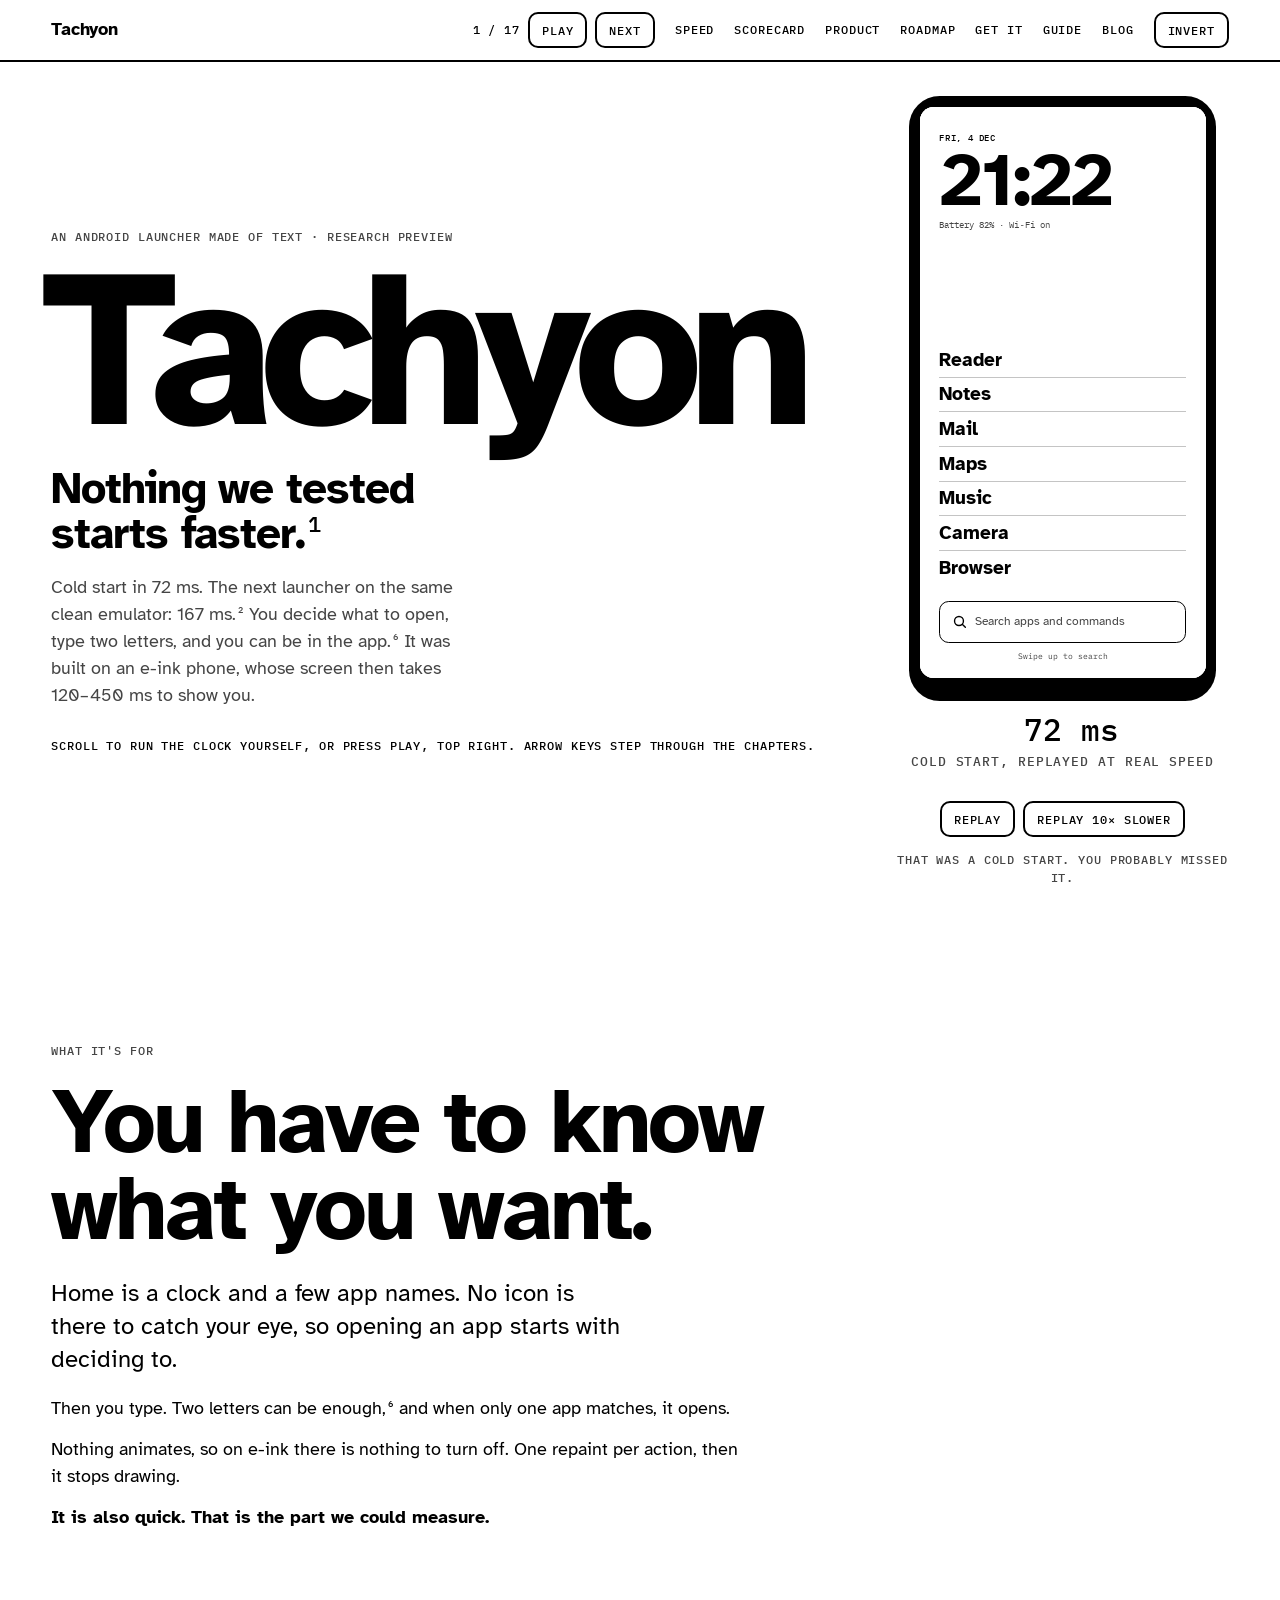
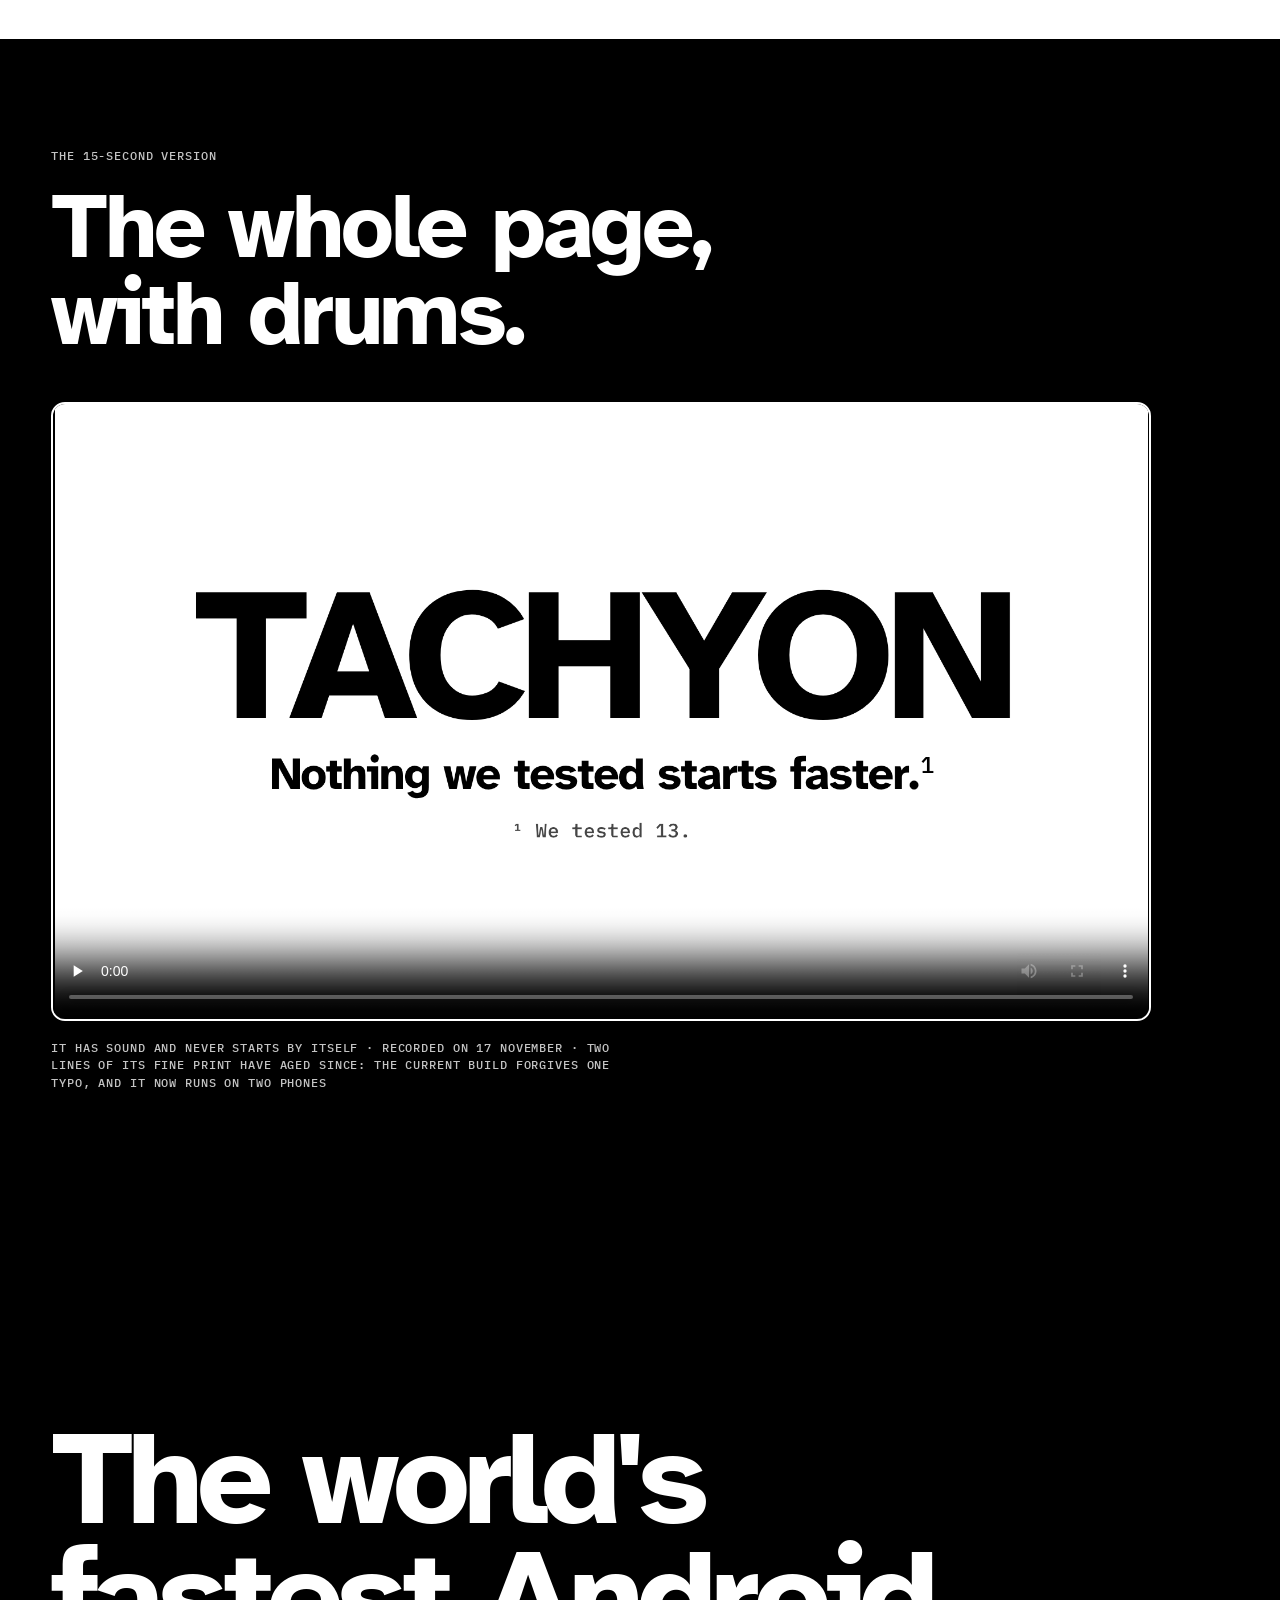
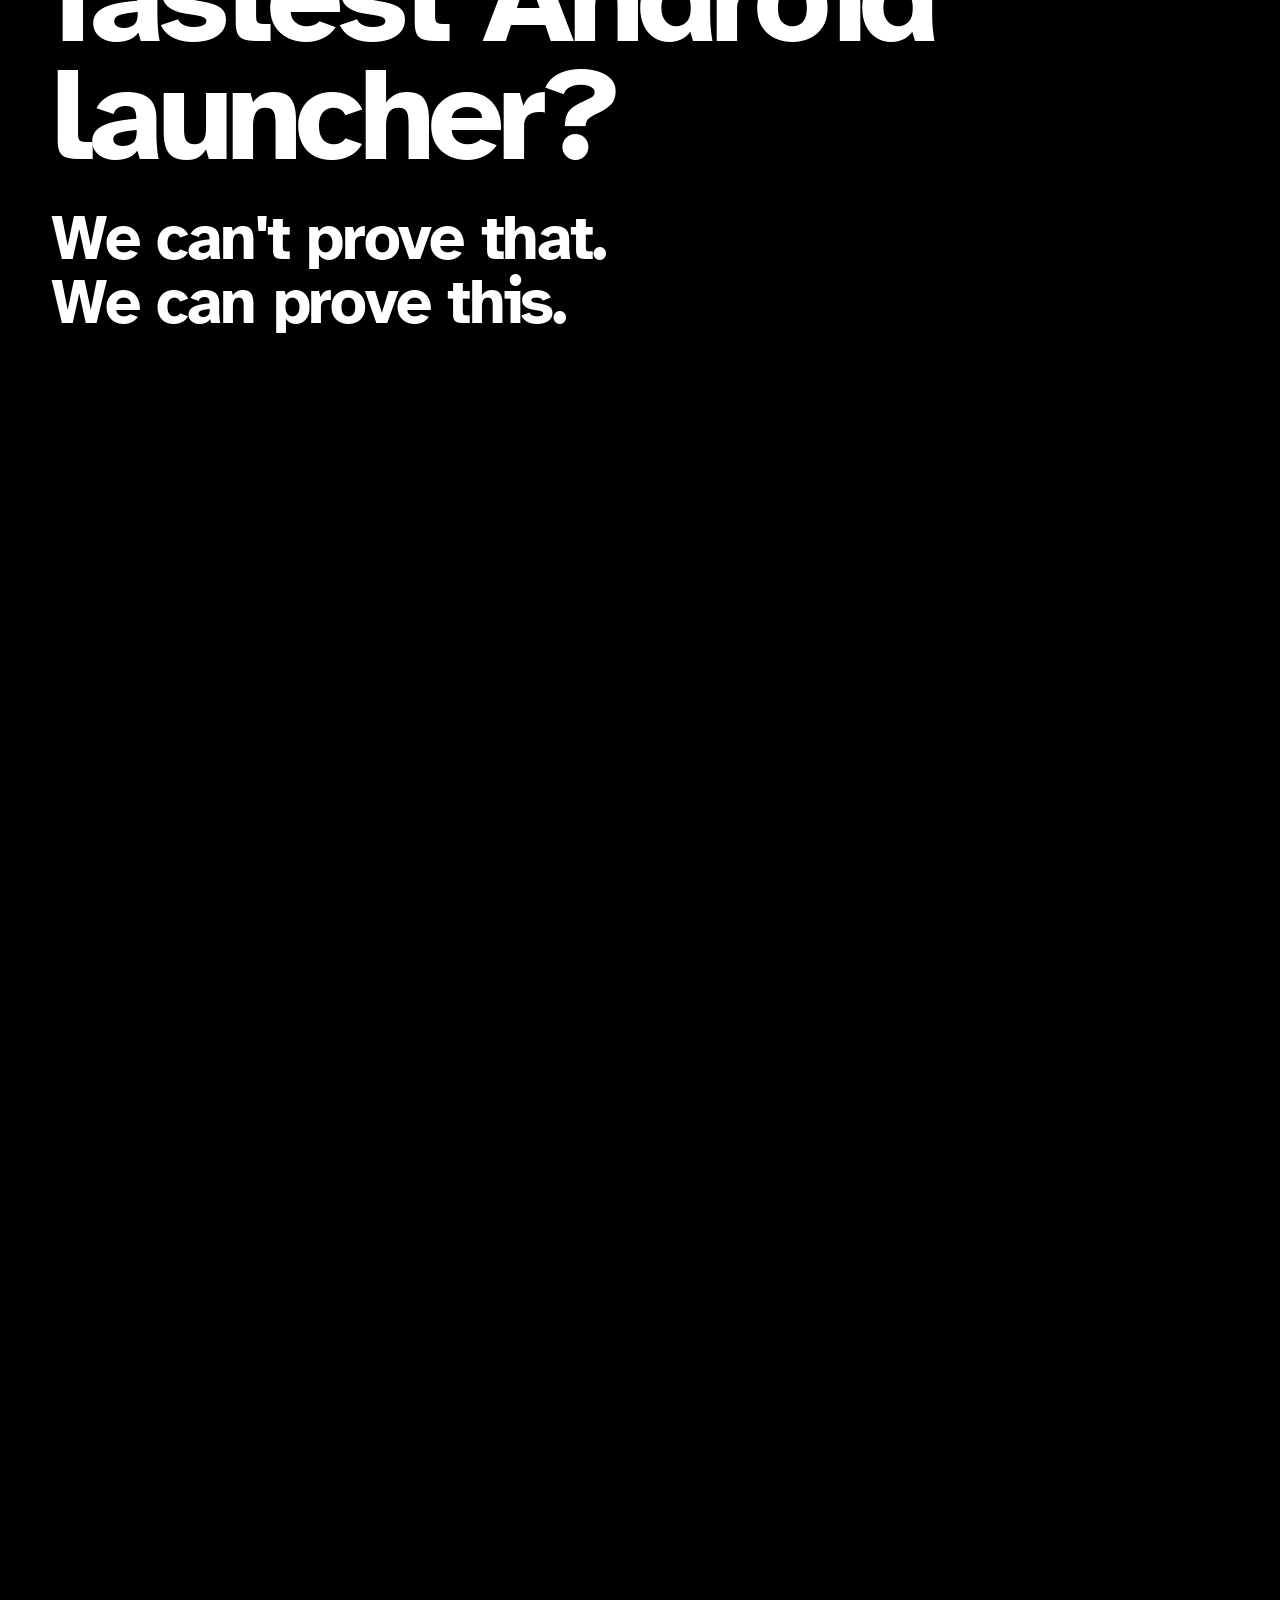
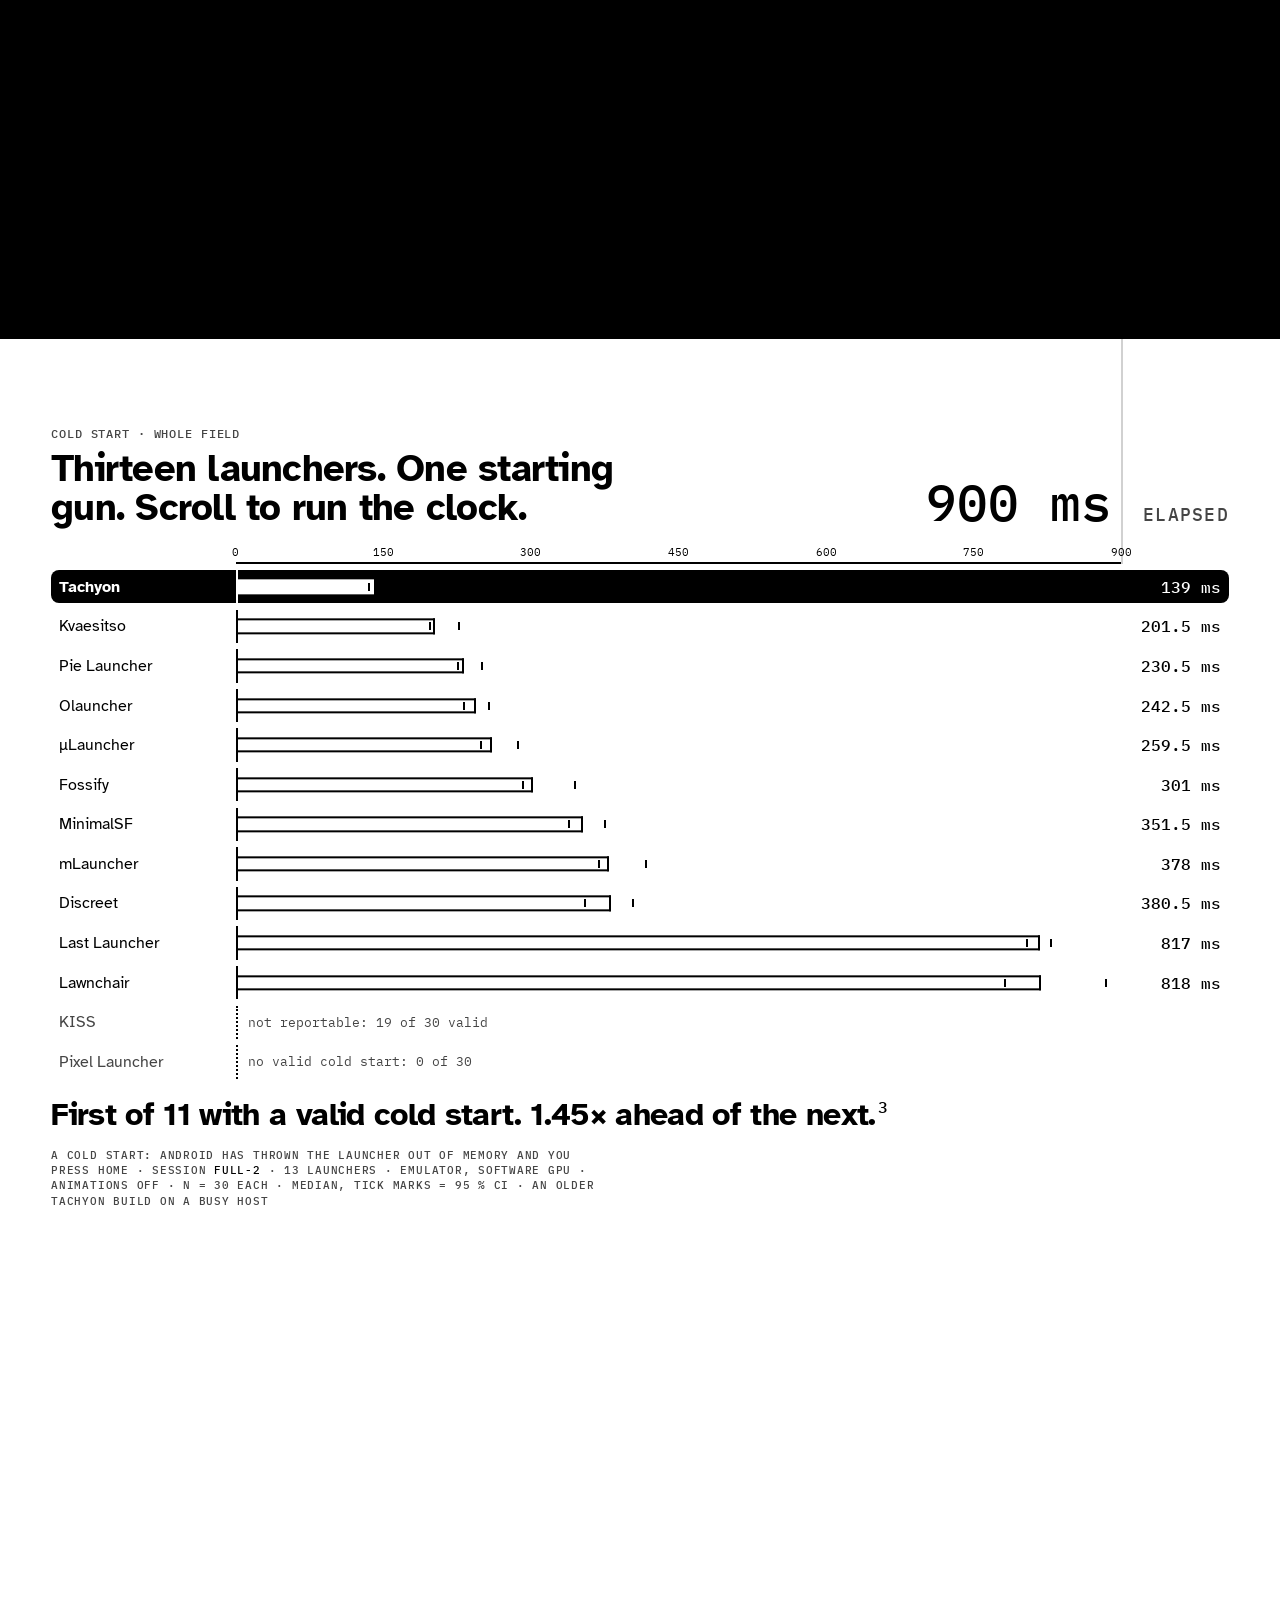
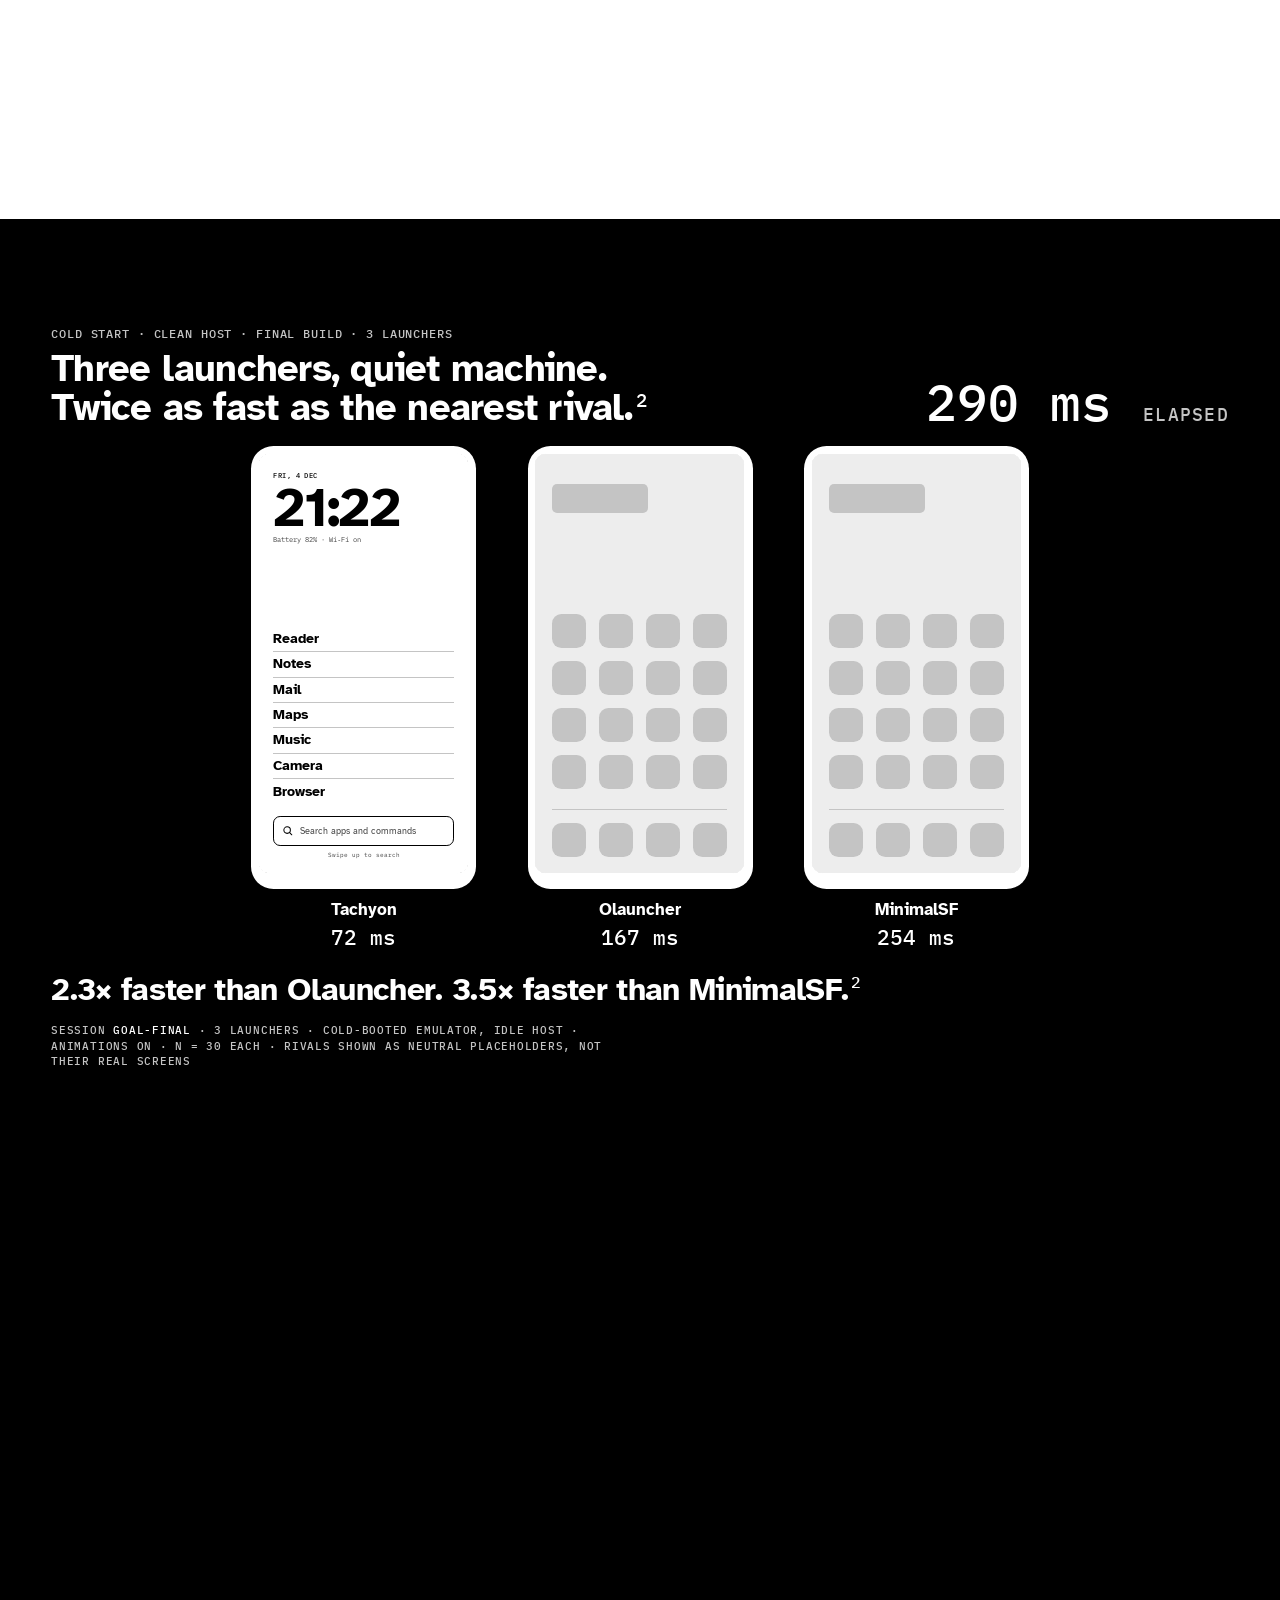
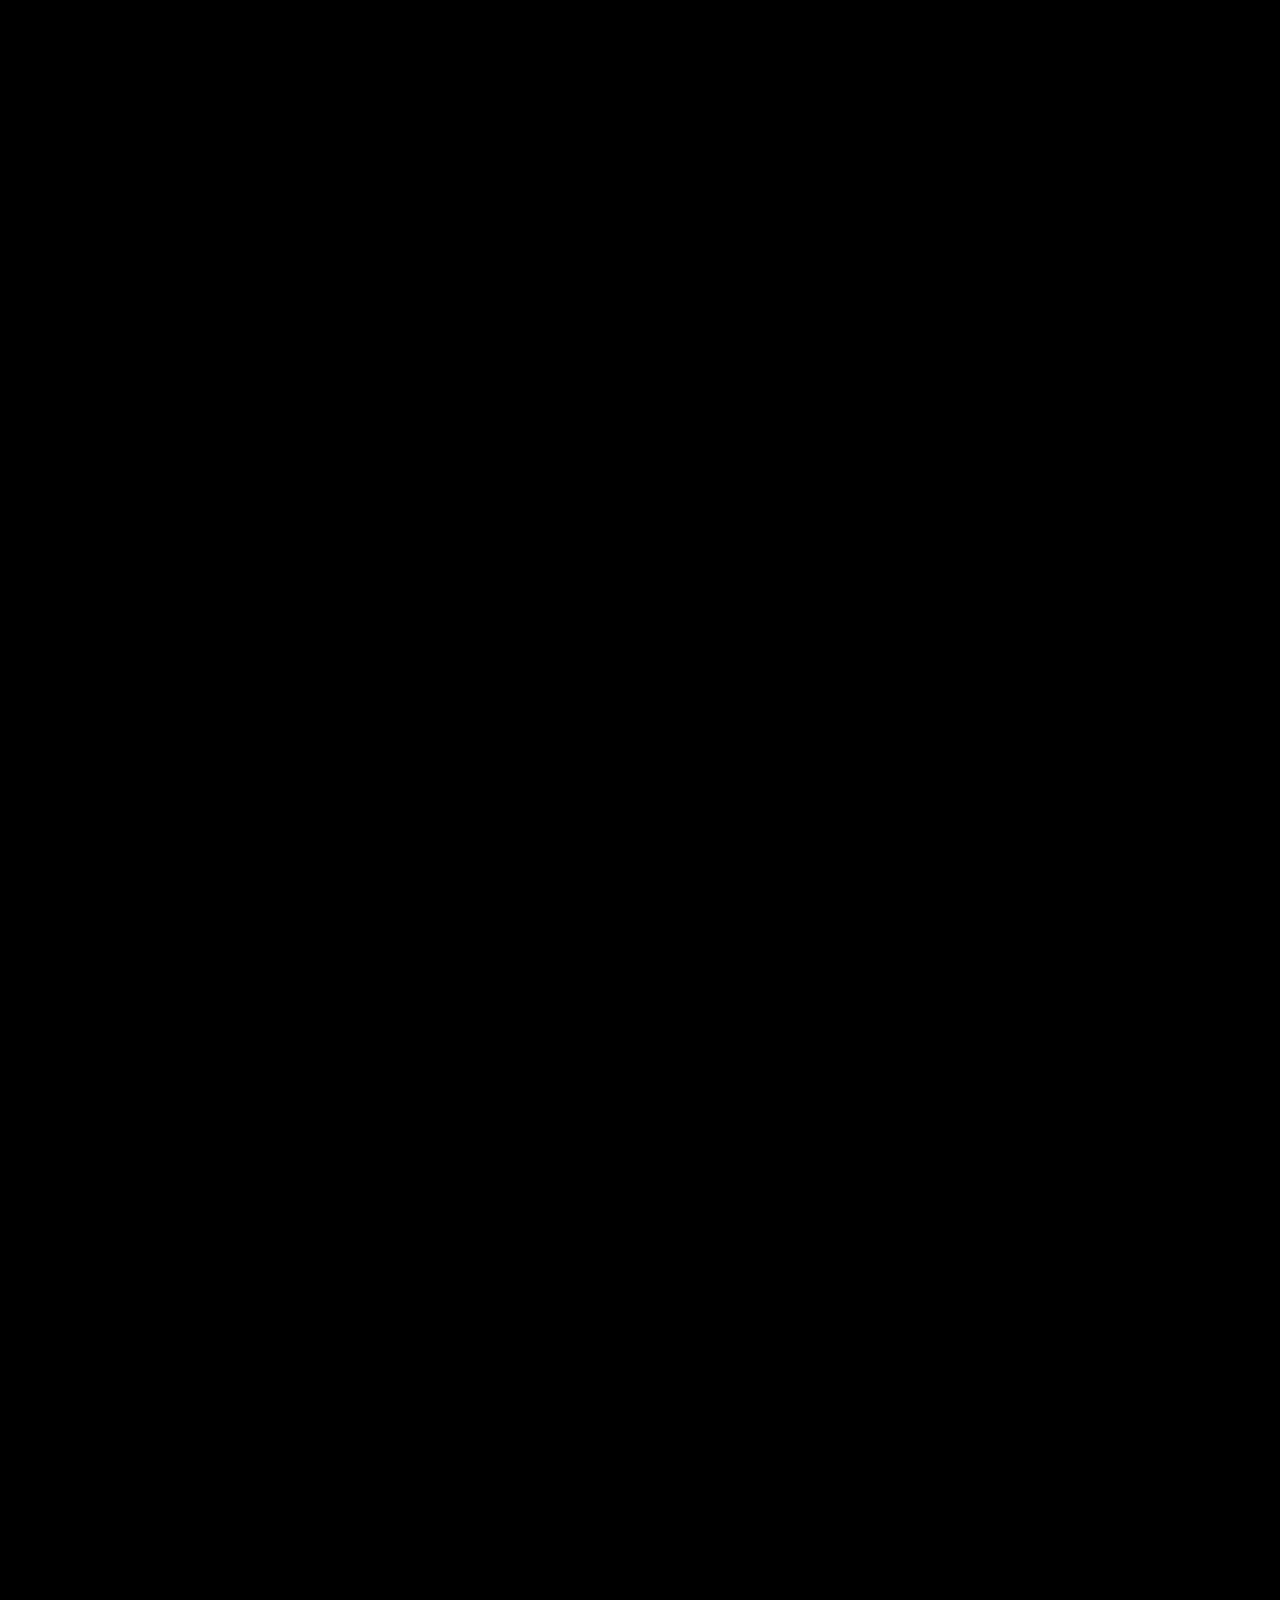
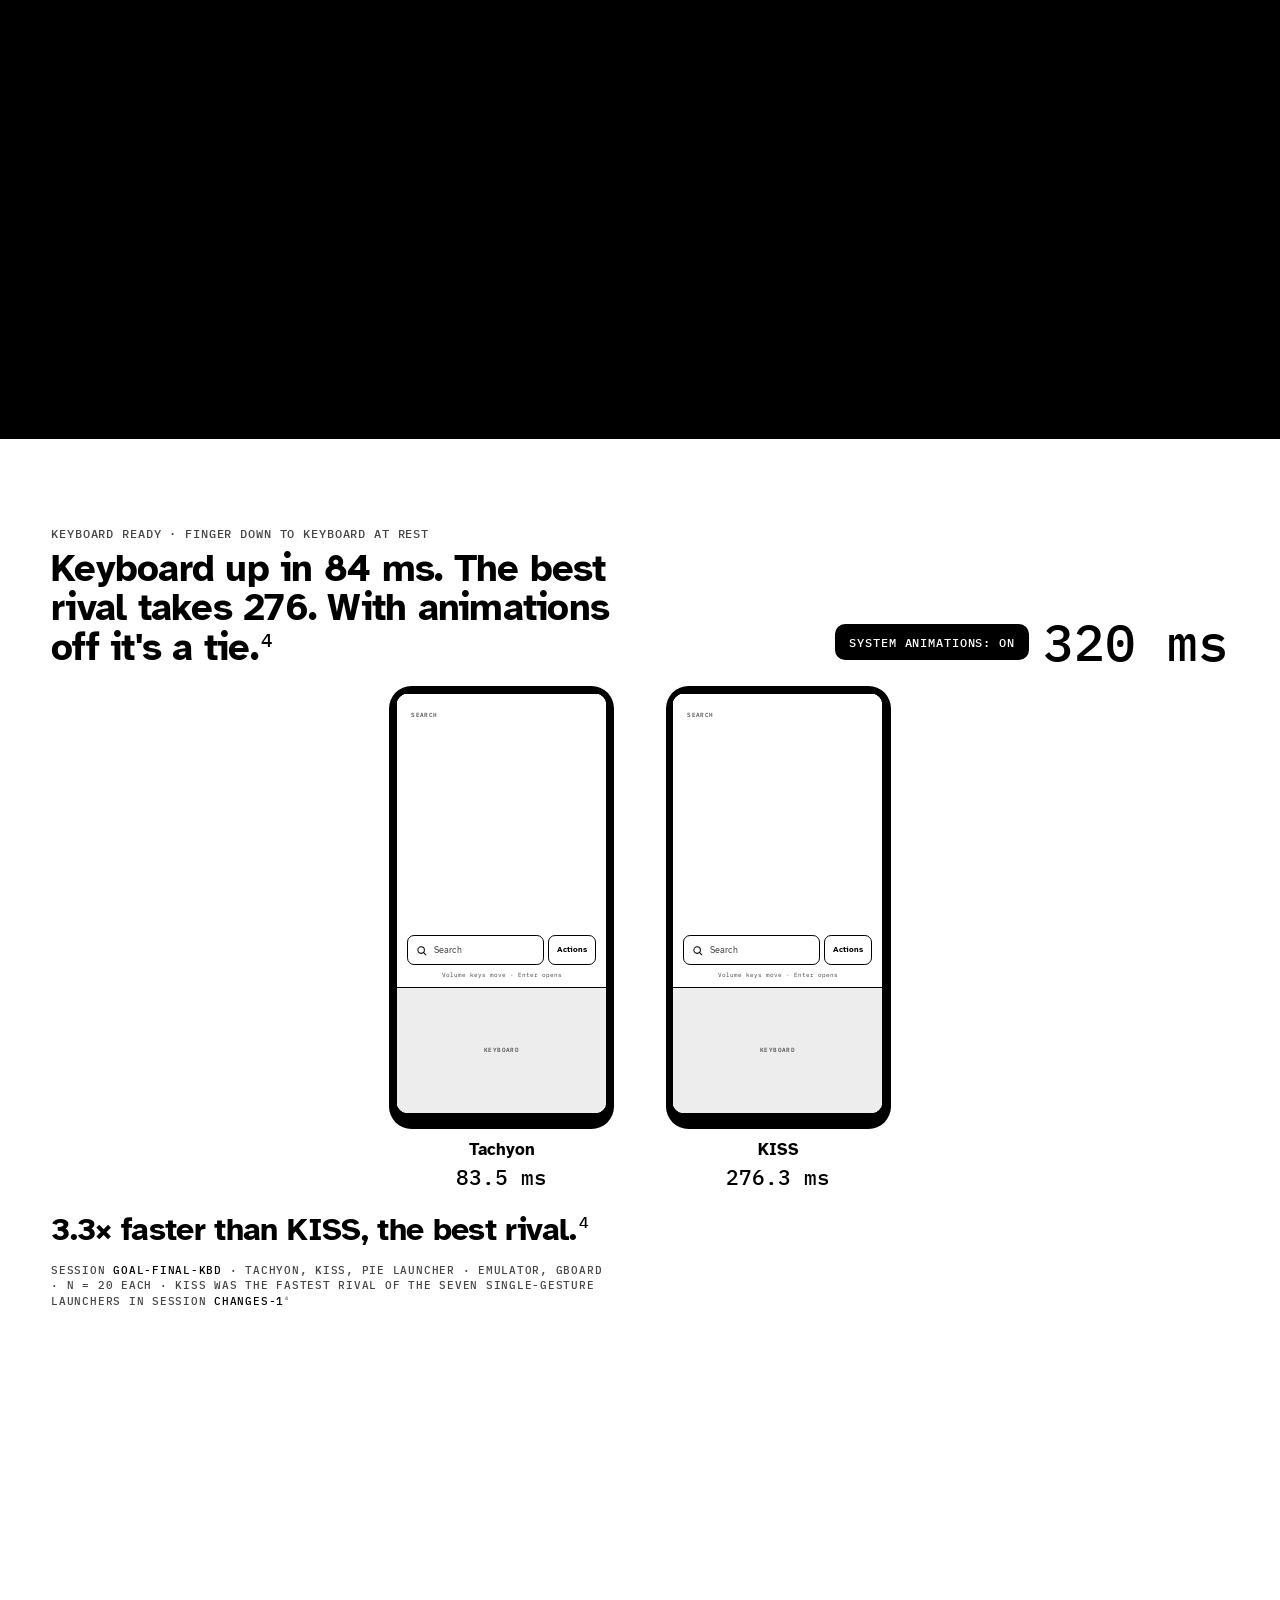
<file: index.html>
<!doctype html>
<html lang="en">
<head>
<meta charset="utf-8">
<meta name="viewport" content="width=device-width,initial-scale=1">
<title>Tachyon: nothing we tested starts faster</title>
<meta name="description" content="Tachyon is a text-only Android launcher, out now as a research preview. Cold start in 72 ms on our benchmark emulator. Every number on this page comes with its conditions.">
<link rel="stylesheet" href="site.css">
<link rel="icon" href="data:image/svg+xml,%3Csvg xmlns='http://www.w3.org/2000/svg' viewBox='0 0 16 16'%3E%3Crect width='16' height='16' rx='3'/%3E%3Cpath d='M4 4h8v2H9v6H7V6H4z' fill='%23fff'/%3E%3C/svg%3E">
</head>
<body>
<a class="skip" href="#main">Skip to content</a>

<nav class="top" aria-label="Site">
  <a class="wm" href="#top">Tachyon</a>
  <div class="player" id="player" role="group" aria-label="Autoplay" hidden>
    <span class="mono" id="plLabel">1 / 13</span>
    <button class="btn sm" id="plPlay" type="button" aria-pressed="false">Play</button>
    <button class="btn sm" id="plNext" type="button">Next</button>
    <i id="plBar" aria-hidden="true"></i>
  </div>
  <a class="mono hide-s" href="#speed">Speed</a>
  <a class="mono hide-s" href="#score">Scorecard</a>
  <a class="mono hide-s" href="#product">Product</a>
  <a class="mono hide-s" href="#roadmap">Roadmap</a>
  <a class="mono hide-s" href="#get">Get it</a>
  <a class="mono" href="guide.html">Guide</a>
  <a class="mono hide-s" href="blog.html">Blog</a>
  <button class="btn sm" id="invert" type="button" aria-pressed="false">Invert</button>
</nav>

<main id="main">

<!-- 1. HERO -->
<header class="hero" id="top">
  <div>
    <p class="mono">An Android launcher made of text · research preview</p>
    <h1>Tachyon</h1>
    <p class="lede">Nothing we tested starts faster.<sup><a href="#fn1" id="r1">1</a></sup></p>
    <p class="sub">Cold start in 72 ms. The next launcher on the same clean emulator: 167 ms.<sup><a href="#fn2">2</a></sup> You decide what to open, type two letters, and you can be in the app.<sup><a href="#fn6">6</a></sup> It was built on an e-ink phone, whose screen then takes 120–450 ms to show you.</p>
    <p class="mono cue">Scroll to run the clock yourself, or press Play, top right. Arrow keys step through the chapters.</p>
  </div>
  <div class="hero-demo">
    <div class="device"><div class="phone" id="heroPhone"><div class="layer" data-l="blank"></div></div></div>
    <p class="clock" aria-hidden="true"><span id="heroMs">0</span> ms<small id="heroNote">cold start, replayed at real speed</small></p>
    <p class="vh">Cold start: 72 milliseconds, median of 30 runs on an emulator.</p>
    <div class="rowbtn">
      <button class="btn sm" type="button" data-replay="1">Replay</button>
      <button class="btn sm" type="button" data-replay="10">Replay 10× slower</button>
    </div>
    <p class="mono">That was a cold start. You probably missed it.</p>
  </div>
</header>

<!-- 1b. WHAT IT'S FOR -->
<section id="for">
  <div class="wrap">
    <p class="mono kicker">What it's for</p>
    <h2 class="h2">You have to know what you want.</h2>
    <p class="lede">Home is a clock and a few app names. No icon is there to catch your eye, so opening an app starts with deciding to.</p>
    <p class="body">Then you type. Two letters can be enough,<sup><a href="#fn6">6</a></sup> and when only one app matches, it opens.</p>
    <p class="body">Nothing animates, so on e-ink there is nothing to turn off. One repaint per action, then it stops drawing.</p>
    <p class="body"><b>It is also quick. That is the part we could measure.</b></p>
  </div>
</section>

<!-- 1c. THE VIDEO -->
<section class="inv-sec" id="video">
  <div class="wrap">
    <p class="mono kicker">The 15-second version</p>
    <h2 class="h2">The whole page, with drums.</h2>
    <video class="vid" controls playsinline preload="none" poster="video/tachyon-poster.png" width="1920" height="1080">
      <source src="video/tachyon-launch.mp4" type="video/mp4">
      <a href="video/tachyon-launch.mp4">Download the video (MP4, 2 MB)</a>
    </video>
    <p class="mono meta">It has sound and never starts by itself · recorded on 17 November · two lines of its fine print have aged since: the current build forgives one typo, and it now runs on two phones</p>
  </div>
</section>

<!-- 2. THE QUESTION -->
<section class="pin q" data-stage="question" style="--len:260">
  <div class="sticky">
    <p class="line"><span>The</span> <span>world's</span> <span>fastest</span> <span>Android</span> <span>launcher?</span></p>
    <p class="ans" hidden>We can't prove that.<br>We can prove this.</p>
  </div>
</section>

<!-- 3a. THE RACE, WHOLE FIELD -->
<section class="pin" id="speed" data-stage="race" style="--len:520">
  <div class="sticky">
    <div class="stagehead">
      <div>
        <p class="mono kicker">Cold start · whole field</p>
        <h2 class="h3">Thirteen launchers. One starting gun. Scroll to run the clock.</h2>
      </div>
      <p class="tclock" aria-hidden="true"><span id="raceT">0</span> ms <small>elapsed</small></p>
    </div>
    <div class="ruler" aria-hidden="true"><span></span><div class="tk" id="raceRuler"></div><span></span></div>
    <div class="lanes" id="raceLanes" role="img" aria-label="Cold start medians, animations off: Tachyon 139 ms, Kvaesitso 201.5, Pie Launcher 230.5, Olauncher 242.5, µLauncher 259.5, Fossify 301, MinimalSF 351.5, mLauncher 378, Discreet 380.5, Last Launcher 817, Lawnchair 818. KISS and Pixel Launcher have no valid cold start in this session."></div>
    <p class="verdict" id="raceV" hidden>First of 11 with a valid cold start. 1.45× ahead of the next.<sup><a href="#fn3">3</a></sup></p>
    <p class="mono meta">A cold start: Android has thrown the launcher out of memory and you press Home · Session <b>full-2</b> · 13 launchers · emulator, software GPU · animations off · n = 30 each · median, tick marks = 95 % CI · an older Tachyon build on a busy host</p>
  </div>
</section>

<!-- 3b. THE RACE, CLEAN HOST -->
<section class="pin inv-sec" data-stage="duel" style="--len:380">
  <div class="sticky">
    <div class="stagehead">
      <div>
        <p class="mono kicker">Cold start · clean host · final build · 3 launchers</p>
        <h2 class="h3">Three launchers, quiet machine. Twice as fast as the nearest rival.<sup><a href="#fn2">2</a></sup></h2>
      </div>
      <p class="tclock" aria-hidden="true"><span id="duelT">0</span> ms <small>elapsed</small></p>
    </div>
    <div class="devs" id="duelDevs"></div>
    <p class="verdict" id="duelV" hidden>2.3× faster than Olauncher. 3.5× faster than MinimalSF.<sup><a href="#fn2">2</a></sup></p>
    <p class="mono meta">Session <b>goal-final</b> · 3 launchers · cold-booted emulator, idle host · animations on · n = 30 each · rivals shown as neutral placeholders, not their real screens</p>
  </div>
</section>

<!-- 4. KEYBOARD -->
<section class="pin" data-stage="kbd" style="--len:380">
  <div class="sticky">
    <div class="stagehead">
      <div>
        <p class="mono kicker">Keyboard ready · finger down to keyboard at rest</p>
        <h2 class="h3">Keyboard up in 84 ms. The best rival takes 276. With animations off it's a tie.<sup><a href="#fn4">4</a></sup></h2>
      </div>
      <div style="display:flex;gap:14px;align-items:center;flex-wrap:wrap">
        <button class="btn sm" id="kbdToggle" type="button" aria-pressed="true">System animations: on</button>
        <p class="tclock" aria-hidden="true"><span id="kbdT">0</span> ms</p>
      </div>
    </div>
    <div class="devs" id="kbdDevs"></div>
    <p class="verdict" id="kbdV" hidden></p>
    <p class="mono meta">Session <b>goal-final-kbd</b> · Tachyon, KISS, Pie Launcher · emulator, Gboard · n = 20 each · KISS was the fastest rival of the seven single-gesture launchers in session <b>changes-1</b><sup><a href="#fn4">4</a></sup></p>
  </div>
</section>

<!-- 5. MEMORY -->
<section class="pin inv-sec" data-stage="mem" style="--len:420">
  <div class="sticky">
    <div class="stagehead">
      <div>
        <p class="mono kicker">Idle memory · one square = 1 MB</p>
        <h2 class="h3">14 MB at rest. The next-lightest launcher uses 2.4× more.<sup><a href="#fn5">5</a></sup></h2>
      </div>
    </div>
    <div class="mem" id="memGrid" role="img" aria-label="Idle memory in megabytes: Tachyon 14.3, Pie Launcher 35.0, Olauncher 35.8, MinimalSF 38.4, mLauncher 40.9, Discreet 43.2, µLauncher 45.0, KISS 45.0, Pixel Launcher 54.2, Last Launcher 76.8, Lawnchair 78.6, Kvaesitso 96.7, Fossify 151.6."></div>
    <p class="mono meta">Session <b>full-2</b> · 13 launchers · PSS after 300 s idle on Home · n = 3 each, so read it as a size class, not a decimal<sup><a href="#fn5">5</a></sup></p>
  </div>
</section>

<!-- 6. SEARCH -->
<section id="search">
  <div class="wrap two">
    <div>
      <p class="mono kicker">Search</p>
      <h2 class="h2">Two letters. Three steps. No Enter.<sup><a href="#fn6">6</a></sup></h2>
      <p class="lede">There is no app drawer. Search is the drawer. Type part of a name, or its initials, and the best match sits right above your thumb.</p>
      <ul class="facts">
        <li><b>Type <code>vk</code>, get Viking Kettle.</b> Tachyon was the only launcher of 13 that launched from an acronym without Enter: 3 steps. KISS and Pie Launcher needed 4. Nine never launched it. One opened the wrong app.<sup><a href="#fn6">6</a></sup></li>
        <li><b>Zero wrong launches in six test queries.</b> Three rivals opened something you did not ask for at least once.<sup><a href="#fn6">6</a></sup></li>
        <li><b>It forgives one typo now, and only offers.</b> In the benchmark <code>mqrlin</code> found nothing, and Pie Launcher found Marlin Ferry. Credit where due. The preview build now offers a title one typing mistake away and waits for Enter; it never opens a near miss by itself. The scorecard keeps the loss until that is measured again.</li>
      </ul>
      <p class="mono meta">The demo phone runs in your browser over the benchmark's 158 made-up app names. It imitates the ranking; it is not the app's engine. Try <b>vk</b>, <b>zeni</b>, <b>orre</b>.</p>
    </div>
    <div>
      <div class="device"><div class="phone" id="demoPhone"></div></div>
      <div class="steps" aria-live="polite"><span class="chip" id="demoSteps">0 steps</span><span class="chip" id="demoState">type something</span></div>
    </div>
  </div>
</section>

<!-- 7. SCORECARD -->
<section class="inv-sec" id="score">
  <div class="wrap">
    <p class="mono kicker">The scorecard</p>
    <h2 class="h2">Where it wins. Where it ties. Where it loses.</h2>
    <p class="lede">All of it, because a speed claim you can't check is just a mood.</p>
    <div class="tscroll">
    <table class="score">
      <thead><tr><th scope="col">Metric</th><th scope="col">Tachyon</th><th scope="col">Best rival</th><th scope="col">Result</th><th scope="col">Measured how</th></tr></thead>
      <tbody>
        <tr class="win reveal"><td>Cold start, whole field</td><td class="num">139 ms</td><td class="num">Kvaesitso 201.5 ms</td><td class="st">Win · 1.45×</td><td>full-2, 11 valid of 13, 0x, n=30<small>older build, busy host</small></td></tr>
        <tr class="win reveal"><td>Cold start, clean host</td><td class="num">72 ms</td><td class="num">Olauncher 167 ms</td><td class="st">Win · 2.3×</td><td>goal-final, 3 launchers, 1x, n=30</td></tr>
        <tr class="win reveal"><td>Keyboard ready, animations on</td><td class="num">83.5 ms</td><td class="num">KISS 276.3 ms</td><td class="st">Win · 3.3×</td><td>goal-final-kbd, 3 launchers, 1x, n=20</td></tr>
        <tr class="win reveal"><td>Idle memory</td><td class="num">14.3 MB</td><td class="num">Pie 35.0 MB</td><td class="st">Win · 2.4×</td><td>full-2, 13 launchers, n=3</td></tr>
        <tr class="win reveal"><td>Wrong apps launched from search</td><td class="num">0</td><td class="num">3 rivals: wrong app 20 of 20 times on a query</td><td class="st">Win</td><td>full-2 + changes-1, 6 queries</td></tr>
        <tr class="reveal"><td>Keyboard ready, animations off</td><td class="num">79.3 ms</td><td class="num">KISS 77.2 ms</td><td class="st">Tie</td><td>goal-final-kbd, 0x, n=20</td></tr>
        <tr class="reveal"><td>HOME button, first frame</td><td class="num">19.6 ms</td><td class="num">Olauncher 20.4 ms</td><td class="st">Tie</td><td>goal-final, 1x, n=30<small>n=200 run: not separable within about ±3 ms</small></td></tr>
        <tr class="reveal"><td>HOME button, settled</td><td class="num">263.6 ms</td><td class="num">Olauncher 264.2 ms</td><td class="st">Tie</td><td>goal-final, 1x, n=30</td></tr>
        <tr class="reveal"><td>Warm start</td><td class="num">24 ms</td><td class="num">MinimalSF 22 ms</td><td class="st">Tie</td><td>goal-final, 1x, n=30</td></tr>
        <tr class="reveal"><td>Hot start</td><td class="num">17 ms</td><td class="num">Olauncher 15 ms</td><td class="st">Behind · 2 ms</td><td>goal-final, 1x, n=30<small>the 95 % interval of the difference excludes zero</small></td></tr>
        <tr class="reveal"><td>APK size</td><td class="num">399 KB</td><td class="num">Pie 337 KB</td><td class="st">Behind</td><td>file size of the preview build</td></tr>
        <tr class="reveal"><td>One-typo query</td><td class="num">not found</td><td class="num">Pie finds it</td><td class="st">Behind</td><td>changes-1, 20 of 20<small>the preview build offers near misses; not measured again</small></td></tr>
        <tr class="reveal"><td>On a real phone</td><td class="num">measuring</td><td class="num">–</td><td class="st">Unknown</td><td>the launcher keeps a perf log on the device</td></tr>
      </tbody>
    </table>
    </div>
    <p class="mono meta">0x / 1x = system animation scale off / on. Cold = the app was not in memory. Warm = its process was alive but the screen was rebuilt. Hot = it was already running. Medians. All on one Android 16 emulator (x86_64, 4 vCPU, software GPU). Tachyon was measured under its working name, Palma Launcher 0.1.0.</p>
  </div>
</section>

<!-- 8. WHY -->
<section id="why">
  <div class="wrap">
    <p class="mono kicker">Why it's fast</p>
    <h2 class="h2">0.7 ms of a hot start is ours. The rest is Android.</h2>
    <p class="lede">A hot start takes about 17 ms. Half of that is waiting for the display to tick. We traced where every millisecond goes, then stopped doing everything that wasn't needed. You will not feel 0.7 ms. We counted it anyway.</p>
    <div class="phase" role="img" aria-label="Where a hot start goes, in milliseconds: Tachyon's own code 0.7, waiting for the display tick 8.4, system window and buffer work about 7.4.">
      <i class="me" style="--f:.3"></i><i class="tick" style="--f:8.4"></i><i style="--f:1.3"></i><i style="--f:1.35"></i><i style="--f:1.96"></i><i class="me" style="--f:.4"></i><i style="--f:.47"></i><i style="--f:.74"></i><i style="--f:1.6"></i>
    </div>
    <div class="legend mono"><span class="me">Tachyon's code · 0.7 ms</span><span class="tick">Waiting for the display tick · 8.4 ms</span><span>Android: window, buffers, bookkeeping · about 7.4 ms</span></div>
    <div class="cards">
      <div class="card"><h3 class="h3">One View</h3><p>Every screen is drawn by a single custom View. No Compose, no AppCompat, no Material.</p></div>
      <div class="card"><h3 class="h3">Zero libraries in search</h3><p>The search core is plain Kotlin with no dependency besides the standard library.</p></div>
      <div class="card"><h3 class="h3">A CPU window</h3><p>Home is drawn straight into a buffer. No GPU context to set up before the first frame.</p></div>
      <div class="card"><h3 class="h3">One repaint</h3><p>A key, a selection move or HOME costs one frame. Launching an app costs none.</p></div>
      <div class="card"><h3 class="h3">Kept only if measured</h3><p>One change at a time, benchmarked, reverted if not faster. A 16-bit window and a retained frame both lost, so both went.</p></div>
      <div class="card"><h3 class="h3">120 budgets</h3><p>The build fails when any of 120 performance budgets is exceeded.</p></div>
    </div>
    <p class="mono meta">Phase medians of 20 traced HOME returns, session <b>home-tail-e0h</b>, emulator.</p>
  </div>
</section>

<!-- 9. FINE PRINT -->
<section class="inv-sec" id="fine">
  <div class="wrap">
    <p class="mono kicker">The fine print, in large print</p>
    <h2 class="h2">This is an emulator. Its GPU is software. That helps us.</h2>
    <p class="lede">Most of the cold-start lead comes from drawing on the CPU, on a machine where everyone else's GPU set-up is unusually slow. Here is the same Tachyon APK drawn three ways.</p>
    <div class="bars" data-chart="renderer" data-max="400" data-unit="ms" data-me="palma"></div>
    <p class="body">Give Tachyon a hardware window and it still starts 13.5 ms ahead of Olauncher. Make it draw everything through the software GPU and it is 215 ms behind. On a phone with a real GPU the gap will be smaller, by an amount this benchmark cannot tell.<sup><a href="#fn7">7</a></sup></p>
    <div class="slot">
      <p class="mono">Real device</p>
      <h3 class="h3" style="margin-top:6px">Measuring.</h3>
      <p class="body">Tachyon was built on and for a Boox Palma 2 Pro, an e-ink phone, and that is the only place it runs every day. Emulator milliseconds are not phone milliseconds: on e-ink the panel's own refresh, 120–450 ms, comes on top of everything. It now keeps a performance log on the device. When there are enough rows, the numbers land here: Tachyon only, daily use, never mixed into an emulator chart.</p>
      <p class="body">The first rows, from one day on the phone (17 November, animations off): a search query takes 0.5 ms (n = 15), a keystroke to its redraw 27.5 ms (n = 12), HOME to the next frame 49.5 ms (n = 5), process start to first draw 157 ms (n = 3). These are the launcher's own timings, before the panel refreshes. Far too few to call anything.</p>
    </div>
  </div>
</section>

<!-- 10. PRODUCT -->
<section class="pin film" id="product" data-stage="film" style="--len:440">
  <div class="sticky">
    <div class="stagehead">
      <div>
        <p class="mono kicker">The product</p>
        <h2 class="h3">Black on white, or white on black. Text only. Made for e-ink.</h2>
      </div>
    </div>
    <div class="strip" id="strip">
      <figure><div class="device"><div class="phone" data-screen="home"></div></div><figcaption><b>Home</b><span>A clock and your pins: apps, or one action inside an app. Nothing to look at, on purpose.</span></figcaption></figure>
      <figure><div class="device"><div class="phone" data-screen="search"></div></div><figcaption><b>Search</b><span>Apps, shortcuts, settings and commands. Best match at the bottom, by your thumb.</span></figcaption></figure>
      <figure><div class="device"><div class="phone" data-screen="calc"></div></div><figcaption><b>Calculator</b><span>Type the sum. Enter copies the answer.</span></figcaption></figure>
      <figure><div class="device"><div class="phone" data-screen="actions"></div></div><figcaption><b>Actions</b><span>Hold any result: shortcuts, pin to Home, hide, uninstall.</span></figcaption></figure>
      <figure><div class="device"><div class="phone" data-screen="commands"></div></div><figcaption><b>Commands</b><span>Type &gt; to control the device: front light, Wi‑Fi, screen refresh.</span></figcaption></figure>
      <figure><div class="device"><div class="phone" data-screen="modes"></div></div><figcaption><b>Modes</b><span>One tap changes pins, gestures and settings. Evening reading, for instance.</span></figcaption></figure>
      <figure><div class="device"><div class="phone" data-screen="dashboard"></div></div><figcaption><b>Dashboard</b><span>A countdown, three numbers, one thing to remember.</span></figcaption></figure>
      <figure><div class="device"><div class="phone" data-screen="lock"></div></div><figcaption><b>Lock screen</b><span>The dashboard, shown while the phone sleeps.</span></figcaption></figure>
    </div>
    <p class="mono meta" style="padding:0 var(--gut)">Screens are drawn in your browser from the app's design files, with sample content.</p>
  </div>
</section>

<section>
  <div class="wrap">
    <p class="mono kicker">In the wild, as imagined</p>
    <h2 class="h2">A phone that waits for you.</h2>
    <div class="life">
      <figure><img src="img/life-01.jpg" alt="An e-ink phone showing the Tachyon home screen on a café table next to a coffee cup" loading="lazy"><div class="device"><div class="phone" data-screen="home"></div></div><figcaption class="mono">Morning · image slot 01</figcaption></figure>
      <figure><img src="img/life-02.jpg" alt="A hand holding an e-ink phone on a tram, thumb on the Tachyon search bar" loading="lazy"><div class="device"><div class="phone" data-screen="search"></div></div><figcaption class="mono">Commute · image slot 02</figcaption></figure>
      <figure><img src="img/life-03.jpg" alt="An e-ink phone asleep on a bedside table showing the Tachyon lock-screen dashboard" loading="lazy"><div class="device"><div class="phone" data-screen="lock"></div></div><figcaption class="mono">Night · image slot 03</figcaption></figure>
    </div>
    <p class="mono meta">These three photos are generated. The screens in them are real; the café, the tram and the bedside table are not.</p>
  </div>
</section>

<!-- 10b. NEW IN THE PREVIEW -->
<section class="inv-sec" id="new">
  <div class="wrap">
    <p class="mono kicker">New in the research preview</p>
    <h2 class="h2">Someone else installed it.</h2>
    <p class="lede">The first person outside the project put it on a phone with a camera hole in the screen, and sent three requests the same morning. All three are in this build.</p>
    <div class="cards">
      <div class="card"><h3 class="h3">Dark theme</h3><p>White on true black, or follow the phone's setting. Type <code>&gt; theme</code>. The start-up screen changes with it, so nothing flashes white.</p></div>
      <div class="card"><h3 class="h3">Camera cutouts</h3><p>Text now starts below a notch or a punch-hole camera. The phone it was built on has neither, so nobody had noticed.</p></div>
      <div class="card"><h3 class="h3">Pin an action, not just an app</h3><p>"Firefox: New tab", one chat, one channel. Hold a search result and choose Pin to home. Android keeps a pinned shortcut alive after the app stops listing it.</p></div>
    </div>
    <p class="mono meta">Checked on the benchmark emulator with a simulated cutout, and in daily use on two phones. This build has not been through the full benchmark; the numbers above belong to the build before it.</p>
  </div>
</section>

<!-- 10c. ROADMAP -->
<section id="roadmap">
  <div class="wrap">
    <p class="mono kicker">Roadmap</p>
    <h2 class="h2">Open source, and a real release. Soon.</h2>
    <p class="lede">Two promises: the code will be open, and so will the benchmark that produced every number on this page. The rest is a plan, in the order we mean to do it.</p>
    <ol class="road">
      <li><p class="mono">Now</p><div><h3 class="h3">Research preview</h3><p>The build on this page. It works every day on two phones, and it still assumes it is on the author's.</p></div></li>
      <li><p class="mono">Next</p><div><h3 class="h3">Ready for a stranger's phone</h3><p>A first run that does not start with someone else's pinned apps. A permanent package name. Android versions older than 15. Numbers from real phones, next to the emulator's.</p></div></li>
      <li><p class="mono">Then</p><div><h3 class="h3">Open source and a public beta</h3><p>The launcher's code and the benchmark harness in public, with builds you can follow from the repository. App stores after that.</p></div></li>
      <li><p class="mono">After</p><div><h3 class="h3">A config you can hack</h3><p>Everything already lives in one JSON file: pins, gestures, keywords, modes and your own actions. Next come a published schema, importing a config from a link, and packs of ready-made actions to share. No plug-in may ever cost a frame.</p></div></li>
      <li><p class="mono">Also</p><div><h3 class="h3">Tachyon for iPhone</h3><p>iOS does not let an app be the home screen. So the iPhone version is the search alone: one press of the Action Button, two letters, and you are in the app. A first build exists. The video is a design preview.</p></div></li>
    </ol>
    <video class="vid tall" controls playsinline preload="none" poster="video/tachyon-ios-poster.jpg" width="1080" height="1920">
      <source src="video/tachyon-ios-features.mp4" type="video/mp4">
      <a href="video/tachyon-ios-features.mp4">Download the iPhone design preview (MP4, 2 MB)</a>
    </video>
    <p class="mono meta">iPhone design preview · 34 seconds, with sound · drawn from the design, not filmed on a phone · no dates on this roadmap, on purpose</p>
  </div>
</section>

</main>

<!-- 11. FOOTER -->
<footer class="foot inv-sec sec" id="get">
  <div class="wrap">
    <p class="mono kicker">Get it</p>
    <h2 class="h2">Tachyon, research preview</h2>
    <p class="lede">A 399 KB APK for Android 15 or later. It is free. It is debug-signed and in no store, so your phone will warn you before installing it. To go back, pick your old home app in Settings. No account, no ads, no subscription, no tracking; it asks for network access for one thing, webhooks you set up yourself. It runs on two phones so far.</p>
    <p class="body"><b>What "research preview" means.</b> It was built for one person and one phone, and it shows. Home starts with the author's seven pinned apps; hold one to unpin it. The package name will change before the real release, so you will install it once more then and set it up again. Things will break. Tell us which.</p>
    <p class="body"><b>What comes after.</b> It will be open source, and properly released. <a href="#roadmap">The roadmap</a> has the order.</p>
    <p class="body"><b>On a Boox.</b> Switch off "Freeze new apps" in the Boox settings before installing, or Boox disables it on arrival. After that ours has stayed the home app. Notes and the reader are not separate apps on a Boox, so they do not appear in search; the stock Boox home does.</p>
    <div class="cta">
      <a class="btn solid" href="download/tachyon-research-preview.apk" download>Download the research preview · 399 KB</a>
      <a class="btn" href="guide.html">Read the user guide</a>
      <a class="btn" href="blog.html">Read how it was built</a>
    </div>
    <p class="joke">The effort that went into this page is the joke. The numbers aren't.</p>
    <p class="mono pageperf" id="pagePerf"></p>

    <ol class="fn">
      <li id="fn1">Cold start, first in every session we ran: against 10 rivals with a valid cold start in <code>full-2</code>, and against Olauncher and MinimalSF in <code>renderer-starts</code> and <code>goal-final</code>. 13 launchers were tested; Pixel Launcher could not be cold-started on the image and KISS's cell was not reportable (19 of 30 valid). <a href="#r1">Back</a></li>
      <li id="fn2">Session <code>goal-final</code>, animations on (1x), median of n = 30, cold-booted emulator on an idle host: Tachyon 72.0 ms [95 % CI 71.0–74.5], Olauncher 167.0 [164.5–173.5], MinimalSF 254.0 [246.5–267.0]. With animations off: 77.5 / 161.5 / 255.5. Only these three launchers were in that session.</li>
      <li id="fn3">Session <code>full-2</code>, animations off (0x), n = 30: Tachyon 139.0 ms [133.0–145.5], Kvaesitso 201.5 [195.0–227.0], Pie Launcher 230.5, Olauncher 242.5. An older Tachyon build; host load average had a median of 7.2.</li>
      <li id="fn4">Session <code>goal-final-kbd</code>, n = 20. Animations on: Tachyon 83.5 ms [78.6–86.7], KISS 276.3 [273.0–280.4], Pie Launcher 325.4. Animations off: Tachyon 79.3 [76.0–81.0], KISS 77.2 [75.1–80.2], a tie. Gboard on the emulator. The instant keyboard is an LCD feature; on e-ink the launcher leaves the keyboard alone.</li>
      <li id="fn5">Session <code>full-2</code>: PSS from <code>dumpsys meminfo</code> after 300 s idle on Home, median of 3. Tachyon 14,326 kB, Pie Launcher 34,991 kB, Fossify 151,618 kB (its three samples ranged from 110 to 199 MB).</li>
      <li id="fn6">Sessions <code>full-2</code> (queries q1–q3, n = 10–20 per scale) and <code>changes-1</code> (q1, q4–q6, n = 20 per scale), 13 launchers, 158 generated stub apps. Wrong launches: MinimalSF on <code>orre</code>, KISS on <code>mqrlin</code>, Kvaesitso on <code>vk</code> and <code>mqrlin</code>, each 20 of 20; for KISS and Kvaesitso it was the scripted Enter running a web-search row.</li>
      <li id="fn7">Session <code>renderer-starts</code>, 0x, n = 30, renderer verified on every row: CPU window 72.0 ms, hardware window with a software layer 140.0, full GPU drawing 368.5, Olauncher 153.5.</li>
      <li>Method: every launcher was installed from its published APK (hash and signer checked), set as the real HOME app, warmed up with the same journeys and compiled <code>speed-profile</code>. Timing comes from system trace points and <code>am start -W</code>; rounds are interleaved; nothing is dropped. Tachyon's provenance is the weakest in the table: a local debug-signed build. The download is a later build than the ones in the charts (version 0.1.0, built 20 November 2026). The long version is in the <a href="blog.html">blog post</a>.</li>
      <li>Other launchers are named to make the numbers checkable. They are good software; several do far more than Tachyon does. Versions tested are listed in the blog post.</li>
      <li>Fonts: Atkinson Hyperlegible and IBM Plex Mono, SIL Open Font License (<a href="fonts/LICENSE-atkinson-hyperlegible.txt">licence</a>, <a href="fonts/LICENSE-ibm-plex-mono.txt">licence</a>).</li>
    </ol>
  </div>
</footer>

<noscript><p style="padding:24px">The charts on this page are drawn by a small script. The scorecard and footnotes above hold every number without it.</p></noscript>
<script src="data.js"></script>
<script src="screens.js"></script>
<script src="site.js"></script>
</body>
</html>
</file>
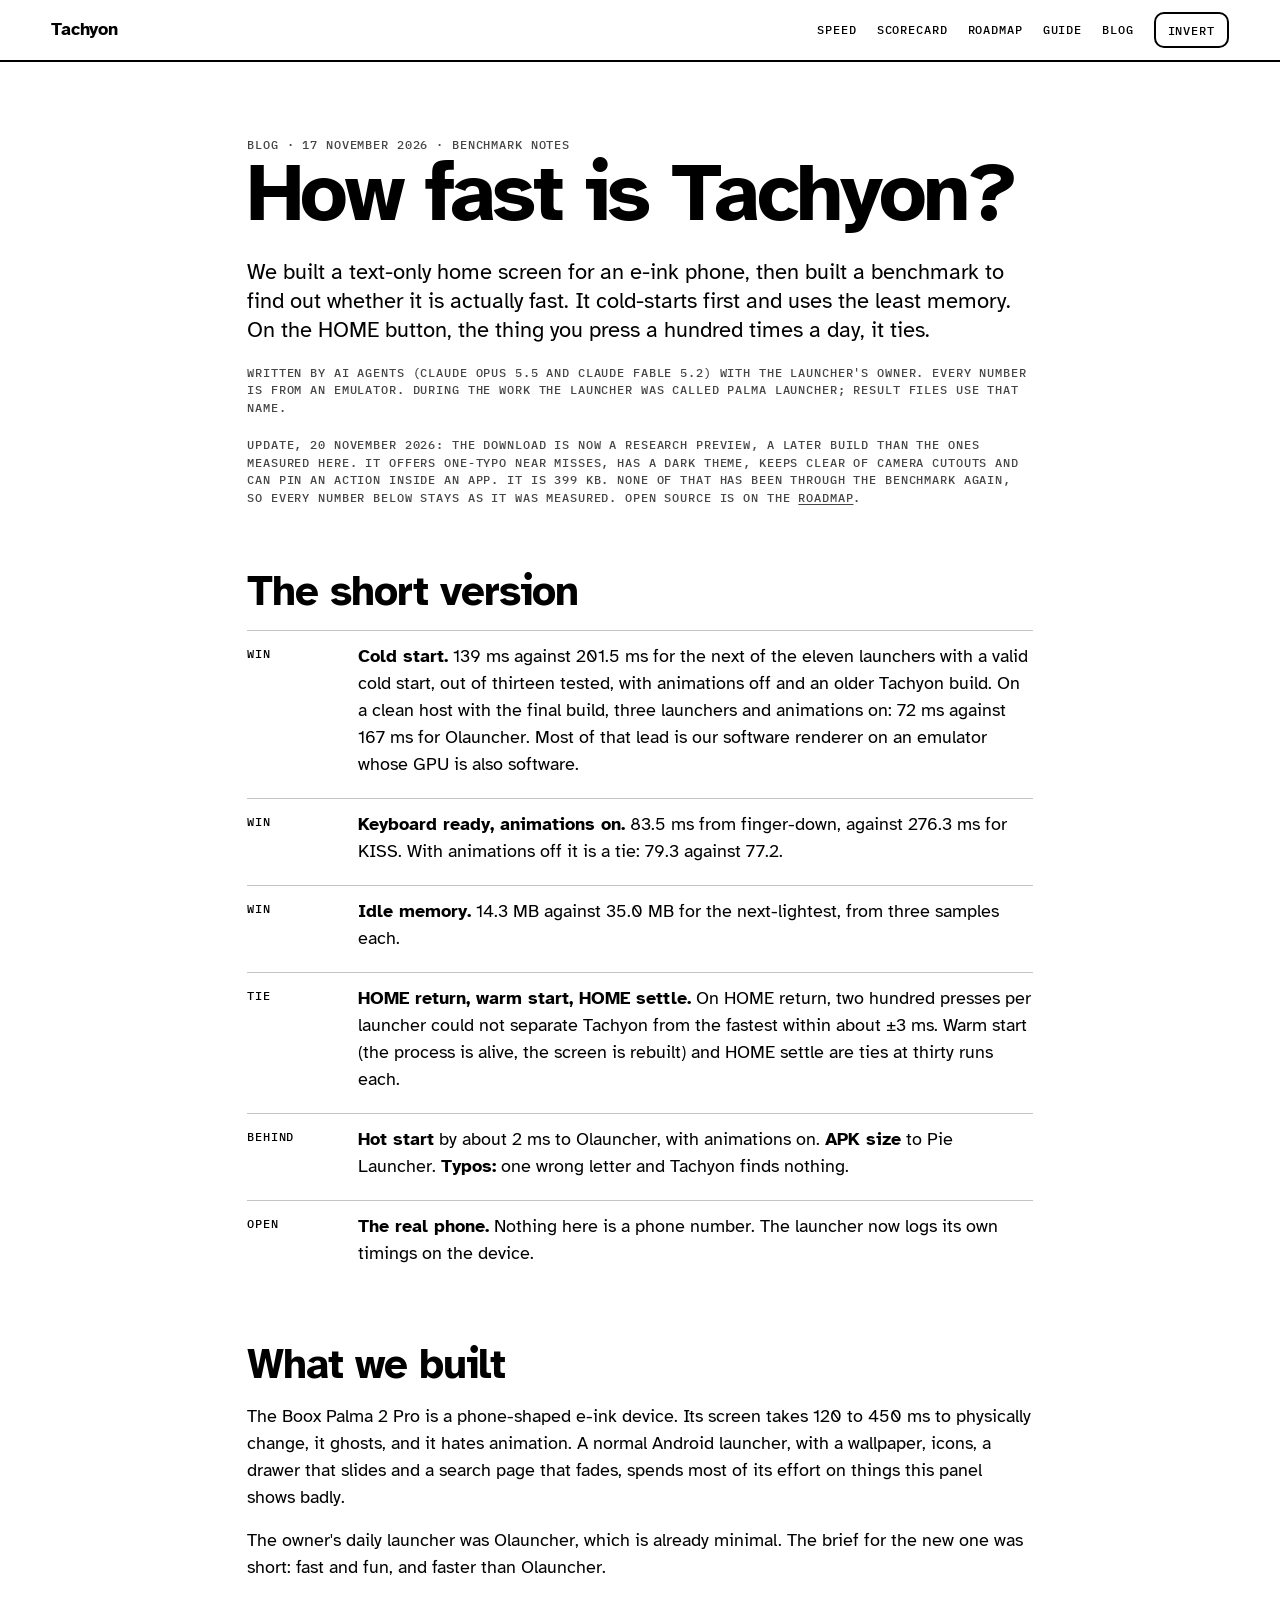
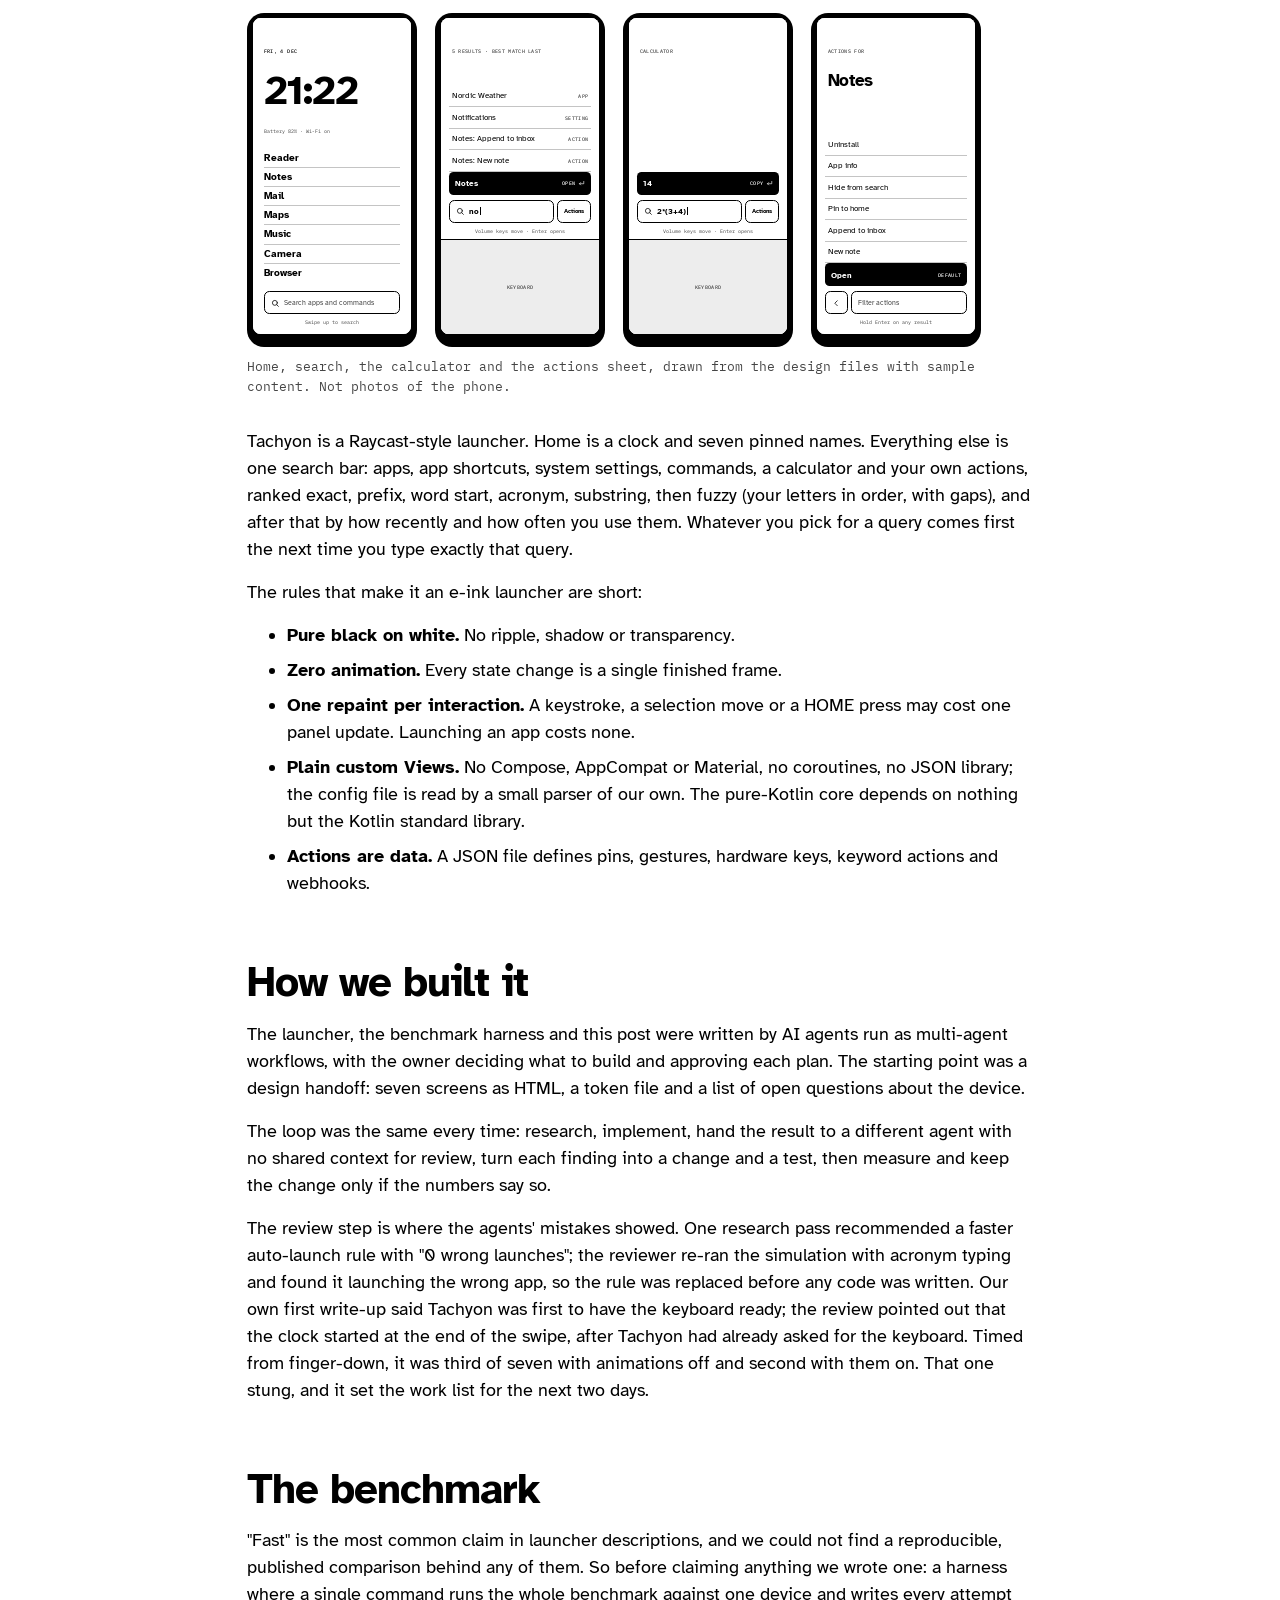
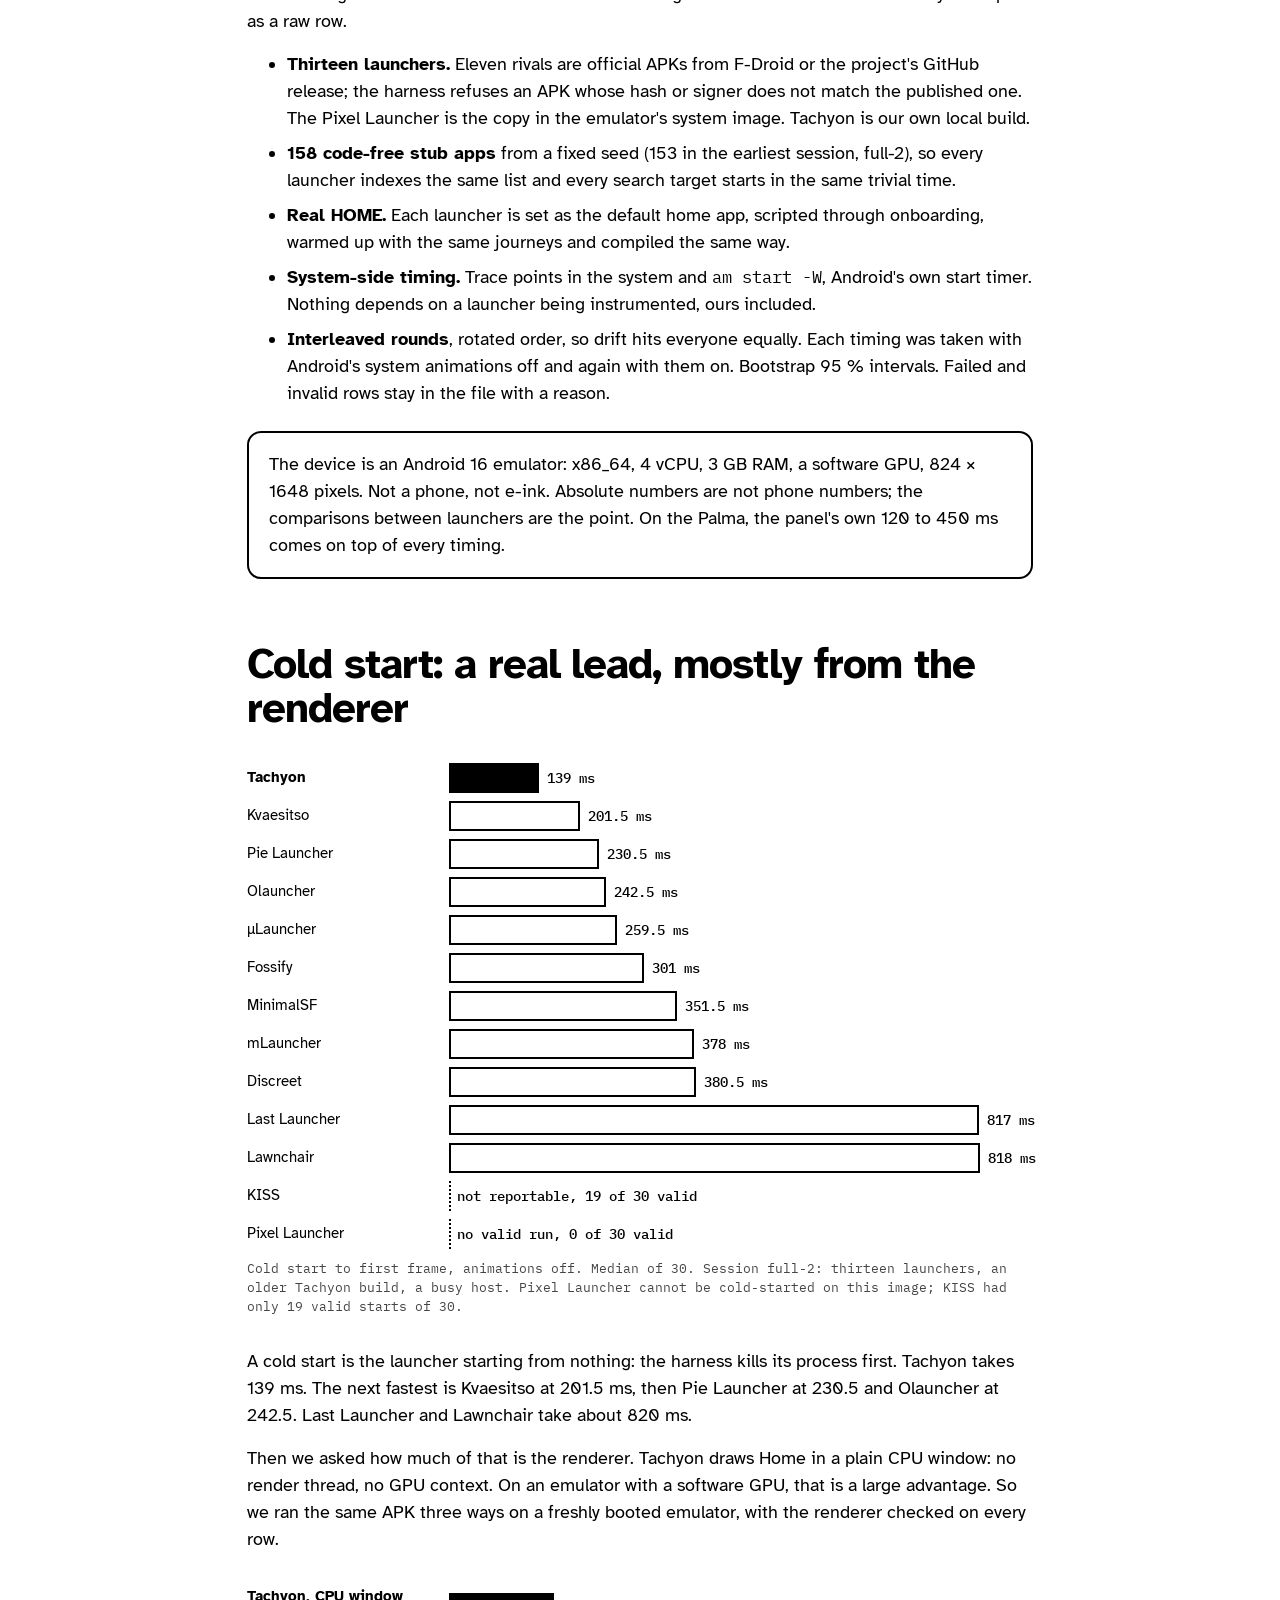
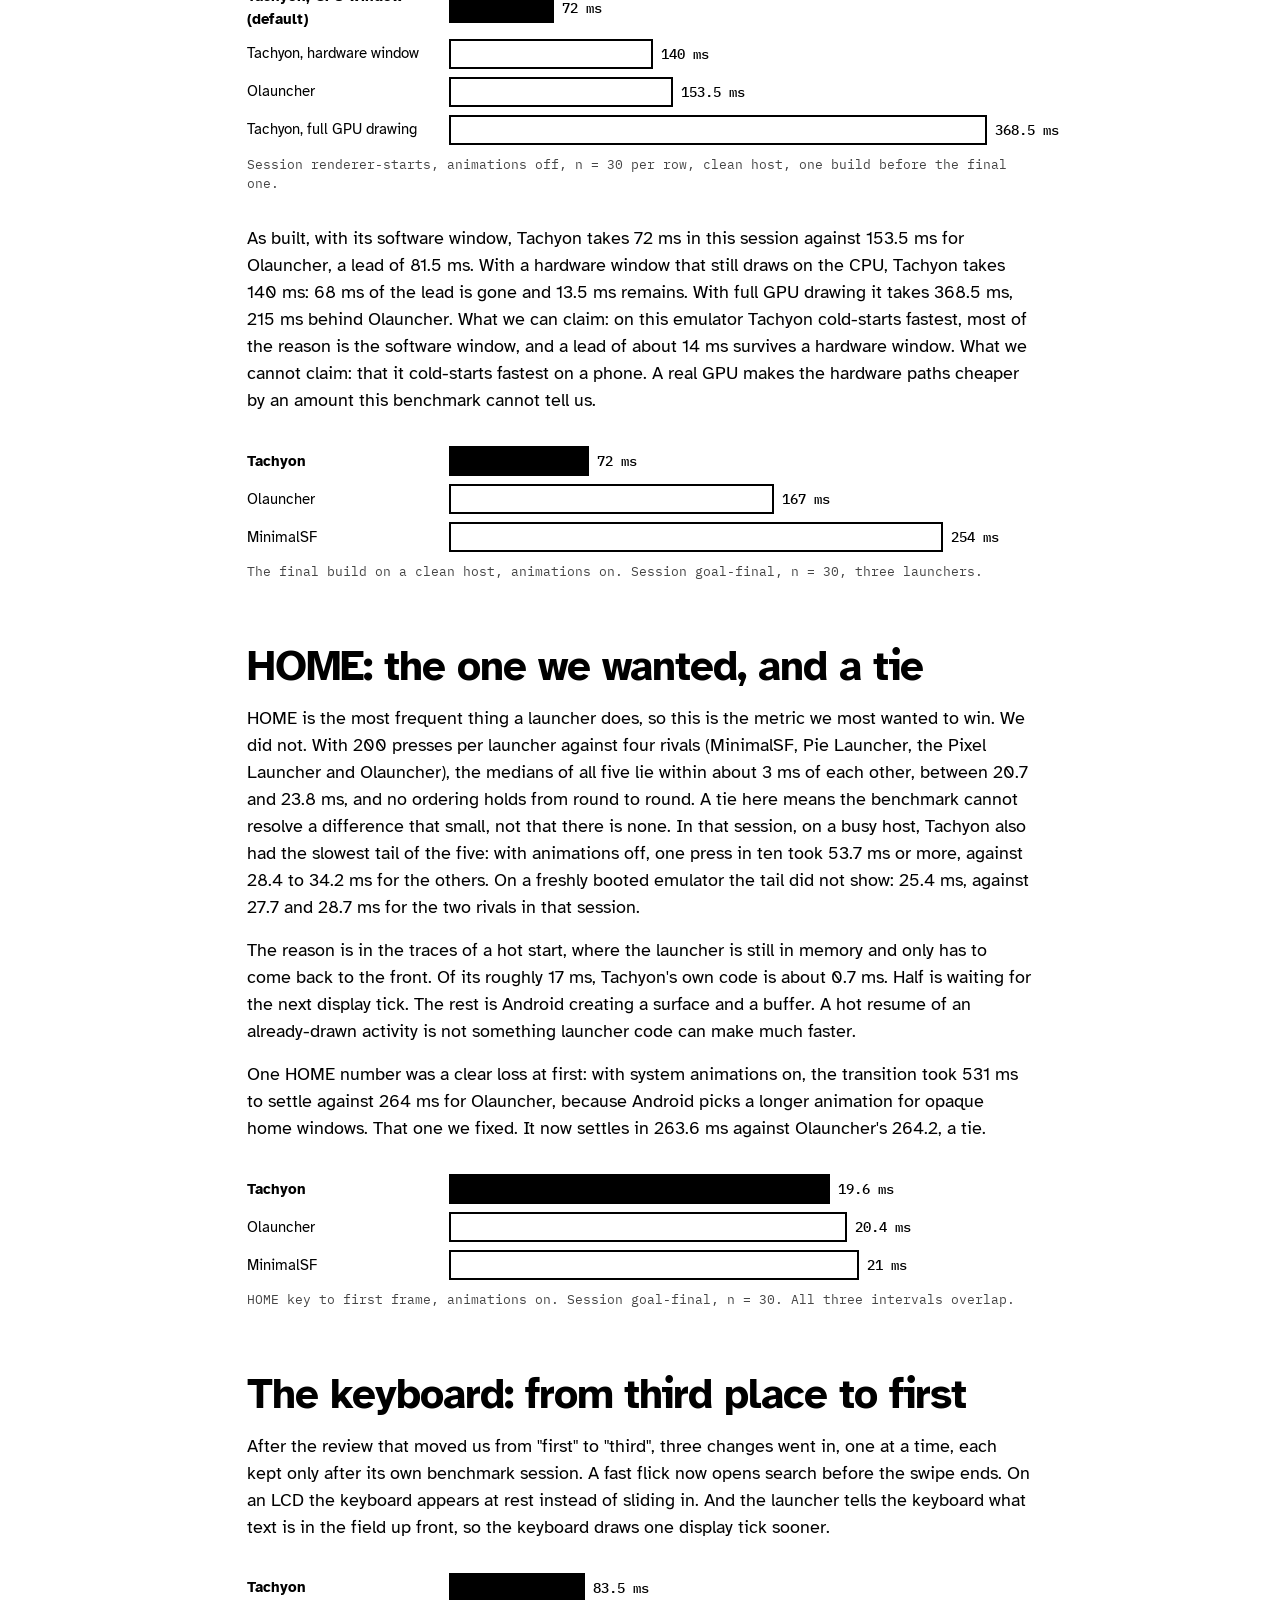
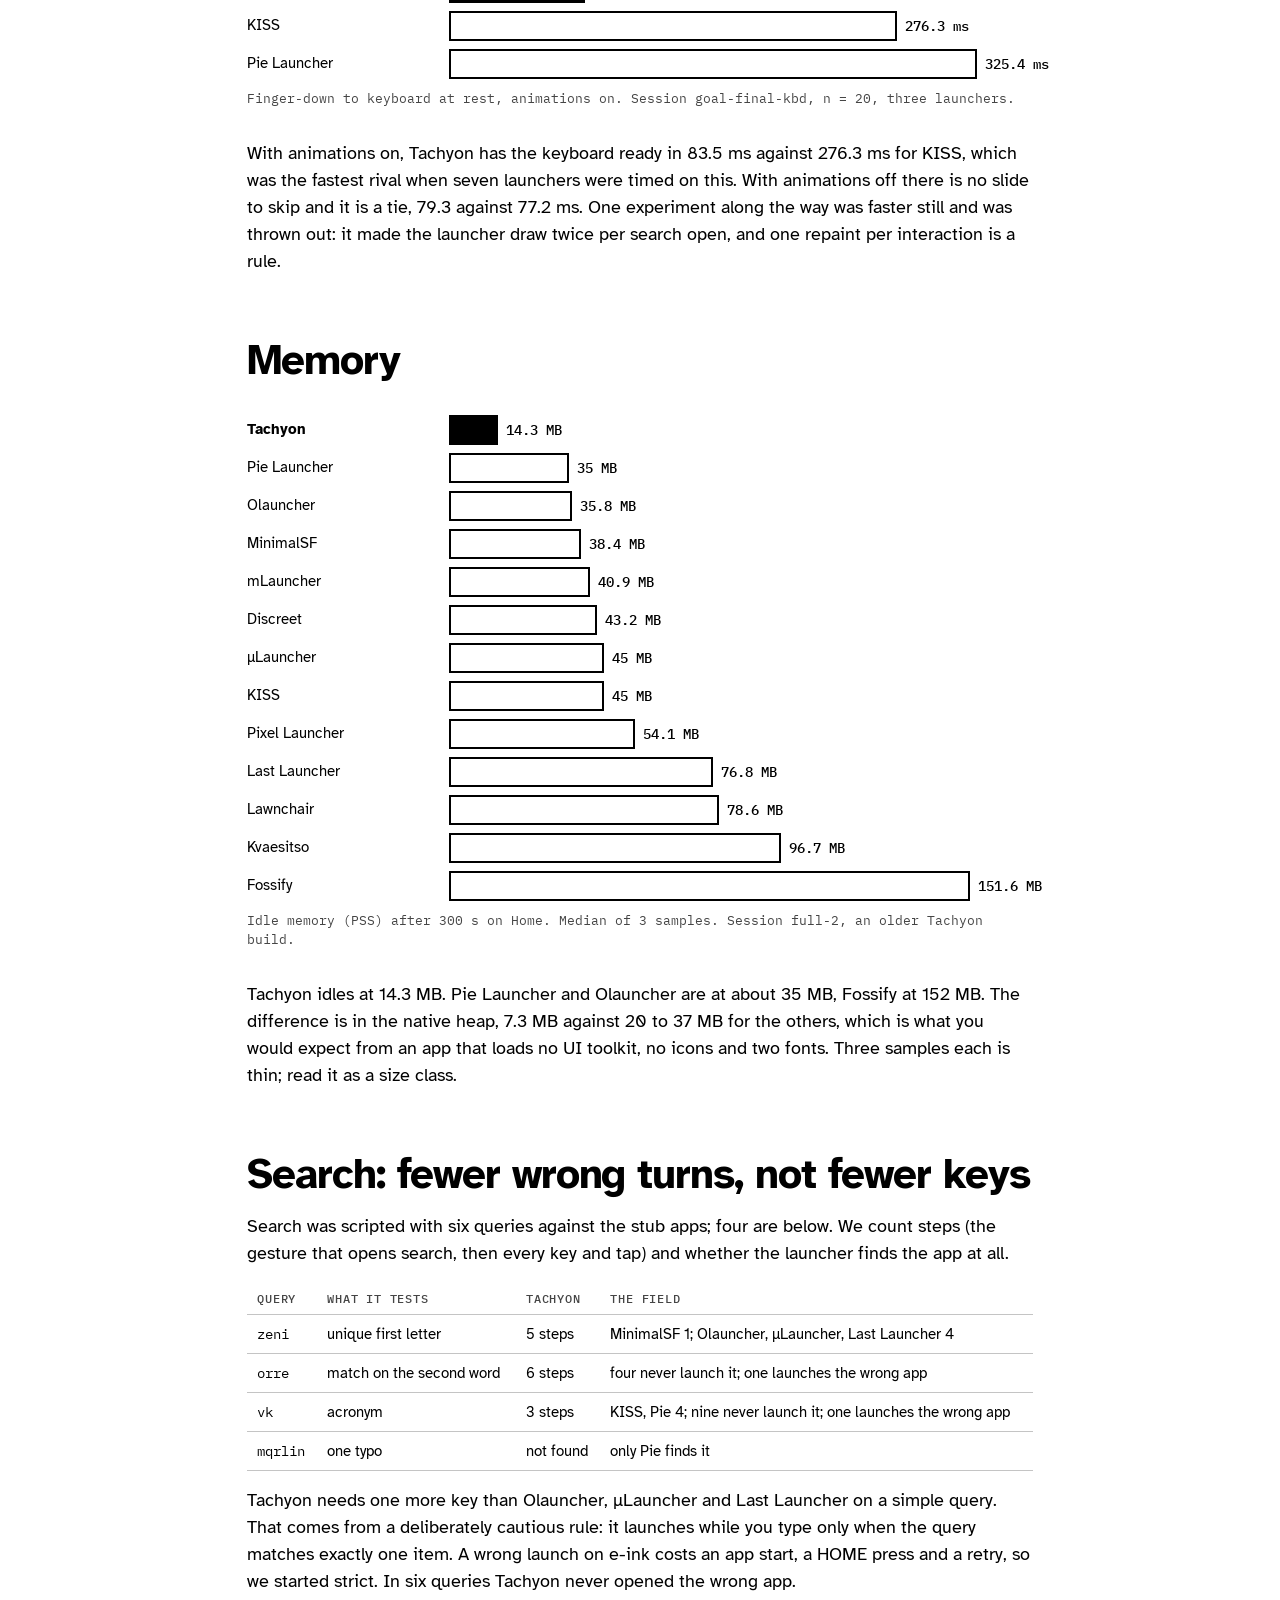
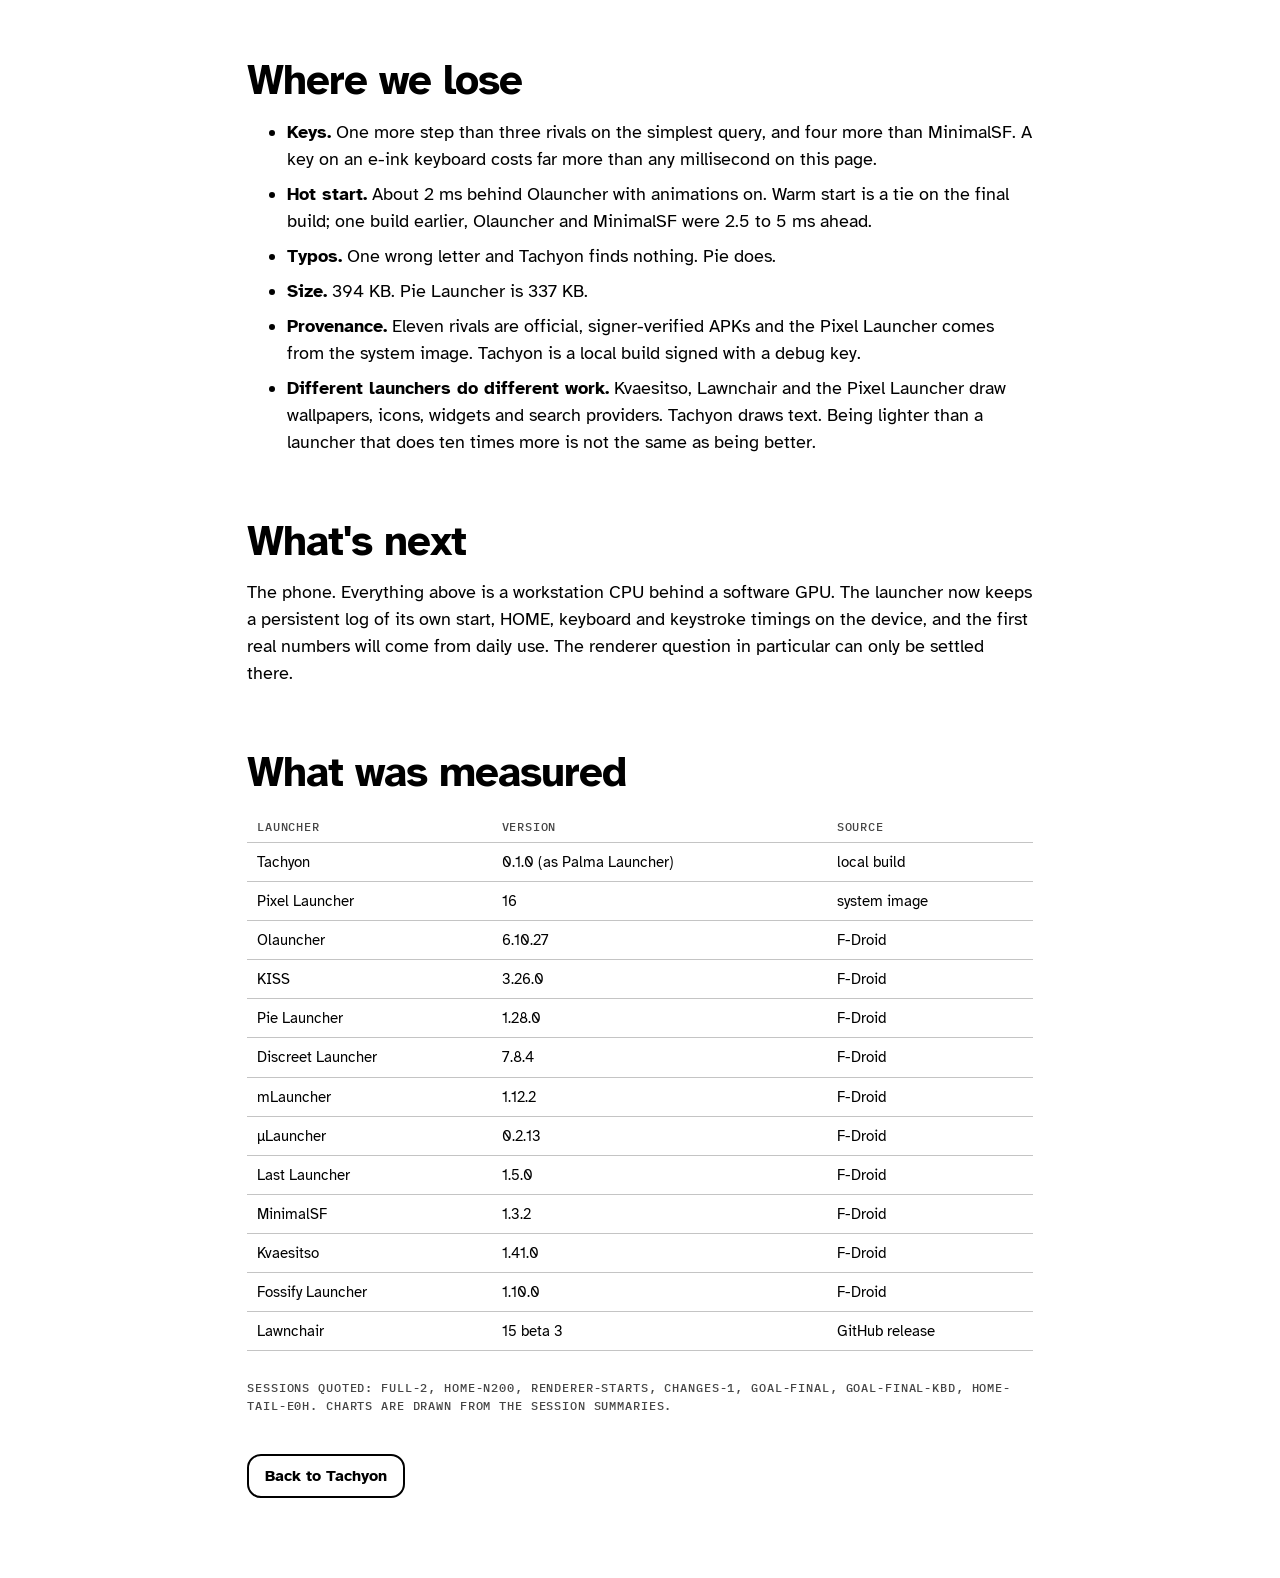
<file: blog.html>
<!doctype html>
<html lang="en">
<head>
<meta charset="utf-8">
<meta name="viewport" content="width=device-width,initial-scale=1">
<title>How fast is Tachyon? We built a benchmark to find out</title>
<meta name="description" content="How Tachyon, a text-only Android launcher, was built and measured against twelve other launchers, including the parts where it ties and loses.">
<link rel="stylesheet" href="site.css">
</head>
<body>
<a class="skip" href="#main">Skip to content</a>
<nav class="top" aria-label="Site">
  <a class="wm" href="index.html">Tachyon</a>
  <a class="mono hide-s" href="index.html#speed">Speed</a>
  <a class="mono hide-s" href="index.html#score">Scorecard</a>
  <a class="mono hide-s" href="index.html#roadmap">Roadmap</a>
  <a class="mono hide-s" href="guide.html">Guide</a>
  <a class="mono" href="blog.html" aria-current="page">Blog</a>
  <button class="btn sm" id="invert" type="button" aria-pressed="false">Invert</button>
</nav>

<main id="main">
<article class="art">
  <p class="mono">Blog · 17 November 2026 · benchmark notes</p>
  <h1>How fast is Tachyon?</h1>
  <p class="standfirst">We built a text-only home screen for an e-ink phone, then built a benchmark to find out whether it is actually fast. It cold-starts first and uses the least memory. On the HOME button, the thing you press a hundred times a day, it ties.</p>
  <p class="mono" style="margin-top:20px">Written by AI agents (Claude Opus 5.5 and Claude Fable 5.2) with the launcher's owner. Every number is from an emulator. During the work the launcher was called Palma Launcher; result files use that name.</p>

  <p class="mono" style="margin-top:20px">Update, 20 November 2026: the download is now a research preview, a later build than the ones measured here. It offers one-typo near misses, has a dark theme, keeps clear of camera cutouts and can pin an action inside an app. It is 399 KB. None of that has been through the benchmark again, so every number below stays as it was measured. Open source is on the <a href="index.html#roadmap">roadmap</a>.</p>

  <h2>The short version</h2>
  <ul class="verdicts">
    <li><span class="st">Win</span><span><b>Cold start.</b> 139 ms against 201.5 ms for the next of the eleven launchers with a valid cold start, out of thirteen tested, with animations off and an older Tachyon build. On a clean host with the final build, three launchers and animations on: 72 ms against 167 ms for Olauncher. Most of that lead is our software renderer on an emulator whose GPU is also software.</span></li>
    <li><span class="st">Win</span><span><b>Keyboard ready, animations on.</b> 83.5 ms from finger-down, against 276.3 ms for KISS. With animations off it is a tie: 79.3 against 77.2.</span></li>
    <li><span class="st">Win</span><span><b>Idle memory.</b> 14.3 MB against 35.0 MB for the next-lightest, from three samples each.</span></li>
    <li><span class="st">Tie</span><span><b>HOME return, warm start, HOME settle.</b> On HOME return, two hundred presses per launcher could not separate Tachyon from the fastest within about ±3 ms. Warm start (the process is alive, the screen is rebuilt) and HOME settle are ties at thirty runs each.</span></li>
    <li><span class="st">Behind</span><span><b>Hot start</b> by about 2 ms to Olauncher, with animations on. <b>APK size</b> to Pie Launcher. <b>Typos:</b> one wrong letter and Tachyon finds nothing.</span></li>
    <li><span class="st">Open</span><span><b>The real phone.</b> Nothing here is a phone number. The launcher now logs its own timings on the device.</span></li>
  </ul>

  <h2>What we built</h2>
  <p>The Boox Palma 2 Pro is a phone-shaped e-ink device. Its screen takes 120 to 450 ms to physically change, it ghosts, and it hates animation. A normal Android launcher, with a wallpaper, icons, a drawer that slides and a search page that fades, spends most of its effort on things this panel shows badly.</p>
  <p>The owner's daily launcher was Olauncher, which is already minimal. The brief for the new one was short: fast and fun, and faster than Olauncher.</p>
  <figure>
    <div class="shots">
      <div class="device"><div class="phone" data-screen="home"></div></div>
      <div class="device"><div class="phone" data-screen="search"></div></div>
      <div class="device"><div class="phone" data-screen="calc"></div></div>
      <div class="device"><div class="phone" data-screen="actions"></div></div>
    </div>
    <figcaption>Home, search, the calculator and the actions sheet, drawn from the design files with sample content. Not photos of the phone.</figcaption>
  </figure>
  <p>Tachyon is a Raycast-style launcher. Home is a clock and seven pinned names. Everything else is one search bar: apps, app shortcuts, system settings, commands, a calculator and your own actions, ranked exact, prefix, word start, acronym, substring, then fuzzy (your letters in order, with gaps), and after that by how recently and how often you use them. Whatever you pick for a query comes first the next time you type exactly that query.</p>
  <p>The rules that make it an e-ink launcher are short:</p>
  <ul>
    <li><b>Pure black on white.</b> No ripple, shadow or transparency.</li>
    <li><b>Zero animation.</b> Every state change is a single finished frame.</li>
    <li><b>One repaint per interaction.</b> A keystroke, a selection move or a HOME press may cost one panel update. Launching an app costs none.</li>
    <li><b>Plain custom Views.</b> No Compose, AppCompat or Material, no coroutines, no JSON library; the config file is read by a small parser of our own. The pure-Kotlin core depends on nothing but the Kotlin standard library.</li>
    <li><b>Actions are data.</b> A JSON file defines pins, gestures, hardware keys, keyword actions and webhooks.</li>
  </ul>

  <h2>How we built it</h2>
  <p>The launcher, the benchmark harness and this post were written by AI agents run as multi-agent workflows, with the owner deciding what to build and approving each plan. The starting point was a design handoff: seven screens as HTML, a token file and a list of open questions about the device.</p>
  <p>The loop was the same every time: research, implement, hand the result to a different agent with no shared context for review, turn each finding into a change and a test, then measure and keep the change only if the numbers say so.</p>
  <p>The review step is where the agents' mistakes showed. One research pass recommended a faster auto-launch rule with "0 wrong launches"; the reviewer re-ran the simulation with acronym typing and found it launching the wrong app, so the rule was replaced before any code was written. Our own first write-up said Tachyon was first to have the keyboard ready; the review pointed out that the clock started at the end of the swipe, after Tachyon had already asked for the keyboard. Timed from finger-down, it was third of seven with animations off and second with them on. That one stung, and it set the work list for the next two days.</p>

  <h2>The benchmark</h2>
  <p>"Fast" is the most common claim in launcher descriptions, and we could not find a reproducible, published comparison behind any of them. So before claiming anything we wrote one: a harness where a single command runs the whole benchmark against one device and writes every attempt as a raw row.</p>
  <ul>
    <li><b>Thirteen launchers.</b> Eleven rivals are official APKs from F-Droid or the project's GitHub release; the harness refuses an APK whose hash or signer does not match the published one. The Pixel Launcher is the copy in the emulator's system image. Tachyon is our own local build.</li>
    <li><b>158 code-free stub apps</b> from a fixed seed (153 in the earliest session, full-2), so every launcher indexes the same list and every search target starts in the same trivial time.</li>
    <li><b>Real HOME.</b> Each launcher is set as the default home app, scripted through onboarding, warmed up with the same journeys and compiled the same way.</li>
    <li><b>System-side timing.</b> Trace points in the system and <code>am start -W</code>, Android's own start timer. Nothing depends on a launcher being instrumented, ours included.</li>
    <li><b>Interleaved rounds</b>, rotated order, so drift hits everyone equally. Each timing was taken with Android's system animations off and again with them on. Bootstrap 95 % intervals. Failed and invalid rows stay in the file with a reason.</li>
  </ul>
  <p class="call">The device is an Android 16 emulator: x86_64, 4 vCPU, 3 GB RAM, a software GPU, 824 × 1648 pixels. Not a phone, not e-ink. Absolute numbers are not phone numbers; the comparisons between launchers are the point. On the Palma, the panel's own 120 to 450 ms comes on top of every timing.</p>

  <h2>Cold start: a real lead, mostly from the renderer</h2>
  <figure>
    <div class="bars" data-chart="coldField" data-max="900" data-unit="ms"></div>
    <figcaption>Cold start to first frame, animations off. Median of 30. Session full-2: thirteen launchers, an older Tachyon build, a busy host. Pixel Launcher cannot be cold-started on this image; KISS had only 19 valid starts of 30.</figcaption>
  </figure>
  <p>A cold start is the launcher starting from nothing: the harness kills its process first. Tachyon takes 139 ms. The next fastest is Kvaesitso at 201.5 ms, then Pie Launcher at 230.5 and Olauncher at 242.5. Last Launcher and Lawnchair take about 820 ms.</p>
  <p>Then we asked how much of that is the renderer. Tachyon draws Home in a plain CPU window: no render thread, no GPU context. On an emulator with a software GPU, that is a large advantage. So we ran the same APK three ways on a freshly booted emulator, with the renderer checked on every row.</p>
  <figure>
    <div class="bars" data-chart="renderer" data-max="400" data-unit="ms"></div>
    <figcaption>Session renderer-starts, animations off, n = 30 per row, clean host, one build before the final one.</figcaption>
  </figure>
  <p>As built, with its software window, Tachyon takes 72 ms in this session against 153.5 ms for Olauncher, a lead of 81.5 ms. With a hardware window that still draws on the CPU, Tachyon takes 140 ms: 68 ms of the lead is gone and 13.5 ms remains. With full GPU drawing it takes 368.5 ms, 215 ms behind Olauncher. What we can claim: on this emulator Tachyon cold-starts fastest, most of the reason is the software window, and a lead of about 14 ms survives a hardware window. What we cannot claim: that it cold-starts fastest on a phone. A real GPU makes the hardware paths cheaper by an amount this benchmark cannot tell us.</p>
  <figure>
    <div class="bars" data-chart="coldClean" data-max="300" data-unit="ms"></div>
    <figcaption>The final build on a clean host, animations on. Session goal-final, n = 30, three launchers.</figcaption>
  </figure>

  <h2>HOME: the one we wanted, and a tie</h2>
  <p>HOME is the most frequent thing a launcher does, so this is the metric we most wanted to win. We did not. With 200 presses per launcher against four rivals (MinimalSF, Pie Launcher, the Pixel Launcher and Olauncher), the medians of all five lie within about 3 ms of each other, between 20.7 and 23.8 ms, and no ordering holds from round to round. A tie here means the benchmark cannot resolve a difference that small, not that there is none. In that session, on a busy host, Tachyon also had the slowest tail of the five: with animations off, one press in ten took 53.7 ms or more, against 28.4 to 34.2 ms for the others. On a freshly booted emulator the tail did not show: 25.4 ms, against 27.7 and 28.7 ms for the two rivals in that session.</p>
  <p>The reason is in the traces of a hot start, where the launcher is still in memory and only has to come back to the front. Of its roughly 17 ms, Tachyon's own code is about 0.7 ms. Half is waiting for the next display tick. The rest is Android creating a surface and a buffer. A hot resume of an already-drawn activity is not something launcher code can make much faster.</p>
  <p>One HOME number was a clear loss at first: with system animations on, the transition took 531 ms to settle against 264 ms for Olauncher, because Android picks a longer animation for opaque home windows. That one we fixed. It now settles in 263.6 ms against Olauncher's 264.2, a tie.</p>
  <figure>
    <div class="bars" data-chart="homeFirst" data-max="30" data-unit="ms"></div>
    <figcaption>HOME key to first frame, animations on. Session goal-final, n = 30. All three intervals overlap.</figcaption>
  </figure>

  <h2>The keyboard: from third place to first</h2>
  <p>After the review that moved us from "first" to "third", three changes went in, one at a time, each kept only after its own benchmark session. A fast flick now opens search before the swipe ends. On an LCD the keyboard appears at rest instead of sliding in. And the launcher tells the keyboard what text is in the field up front, so the keyboard draws one display tick sooner.</p>
  <figure>
    <div class="bars" data-chart="kbdOn" data-max="360" data-unit="ms"></div>
    <figcaption>Finger-down to keyboard at rest, animations on. Session goal-final-kbd, n = 20, three launchers.</figcaption>
  </figure>
  <p>With animations on, Tachyon has the keyboard ready in 83.5 ms against 276.3 ms for KISS, which was the fastest rival when seven launchers were timed on this. With animations off there is no slide to skip and it is a tie, 79.3 against 77.2 ms. One experiment along the way was faster still and was thrown out: it made the launcher draw twice per search open, and one repaint per interaction is a rule.</p>

  <h2>Memory</h2>
  <figure>
    <div class="bars" data-chart="memory" data-div="1000" data-max="170" data-unit="MB"></div>
    <figcaption>Idle memory (PSS) after 300 s on Home. Median of 3 samples. Session full-2, an older Tachyon build.</figcaption>
  </figure>
  <p>Tachyon idles at 14.3 MB. Pie Launcher and Olauncher are at about 35 MB, Fossify at 152 MB. The difference is in the native heap, 7.3 MB against 20 to 37 MB for the others, which is what you would expect from an app that loads no UI toolkit, no icons and two fonts. Three samples each is thin; read it as a size class.</p>

  <h2>Search: fewer wrong turns, not fewer keys</h2>
  <p>Search was scripted with six queries against the stub apps; four are below. We count steps (the gesture that opens search, then every key and tap) and whether the launcher finds the app at all.</p>
  <table>
    <thead><tr><th>Query</th><th>What it tests</th><th>Tachyon</th><th>The field</th></tr></thead>
    <tbody>
      <tr><td><code>zeni</code></td><td>unique first letter</td><td>5 steps</td><td>MinimalSF 1; Olauncher, µLauncher, Last Launcher 4</td></tr>
      <tr><td><code>orre</code></td><td>match on the second word</td><td>6 steps</td><td>four never launch it; one launches the wrong app</td></tr>
      <tr><td><code>vk</code></td><td>acronym</td><td>3 steps</td><td>KISS, Pie 4; nine never launch it; one launches the wrong app</td></tr>
      <tr><td><code>mqrlin</code></td><td>one typo</td><td>not found</td><td>only Pie finds it</td></tr>
    </tbody>
  </table>
  <p>Tachyon needs one more key than Olauncher, µLauncher and Last Launcher on a simple query. That comes from a deliberately cautious rule: it launches while you type only when the query matches exactly one item. A wrong launch on e-ink costs an app start, a HOME press and a retry, so we started strict. In six queries Tachyon never opened the wrong app.</p>

  <h2>Where we lose</h2>
  <ul>
    <li><b>Keys.</b> One more step than three rivals on the simplest query, and four more than MinimalSF. A key on an e-ink keyboard costs far more than any millisecond on this page.</li>
    <li><b>Hot start.</b> About 2 ms behind Olauncher with animations on. Warm start is a tie on the final build; one build earlier, Olauncher and MinimalSF were 2.5 to 5 ms ahead.</li>
    <li><b>Typos.</b> One wrong letter and Tachyon finds nothing. Pie does.</li>
    <li><b>Size.</b> 394 KB. Pie Launcher is 337 KB.</li>
    <li><b>Provenance.</b> Eleven rivals are official, signer-verified APKs and the Pixel Launcher comes from the system image. Tachyon is a local build signed with a debug key.</li>
    <li><b>Different launchers do different work.</b> Kvaesitso, Lawnchair and the Pixel Launcher draw wallpapers, icons, widgets and search providers. Tachyon draws text. Being lighter than a launcher that does ten times more is not the same as being better.</li>
  </ul>

  <h2>What's next</h2>
  <p>The phone. Everything above is a workstation CPU behind a software GPU. The launcher now keeps a persistent log of its own start, HOME, keyboard and keystroke timings on the device, and the first real numbers will come from daily use. The renderer question in particular can only be settled there.</p>

  <h2>What was measured</h2>
  <table>
    <thead><tr><th>Launcher</th><th>Version</th><th>Source</th></tr></thead>
    <tbody>
      <tr><td>Tachyon</td><td>0.1.0 (as Palma Launcher)</td><td>local build</td></tr>
      <tr><td>Pixel Launcher</td><td>16</td><td>system image</td></tr>
      <tr><td>Olauncher</td><td>6.10.27</td><td>F-Droid</td></tr>
      <tr><td>KISS</td><td>3.26.0</td><td>F-Droid</td></tr>
      <tr><td>Pie Launcher</td><td>1.28.0</td><td>F-Droid</td></tr>
      <tr><td>Discreet Launcher</td><td>7.8.4</td><td>F-Droid</td></tr>
      <tr><td>mLauncher</td><td>1.12.2</td><td>F-Droid</td></tr>
      <tr><td>µLauncher</td><td>0.2.13</td><td>F-Droid</td></tr>
      <tr><td>Last Launcher</td><td>1.5.0</td><td>F-Droid</td></tr>
      <tr><td>MinimalSF</td><td>1.3.2</td><td>F-Droid</td></tr>
      <tr><td>Kvaesitso</td><td>1.41.0</td><td>F-Droid</td></tr>
      <tr><td>Fossify Launcher</td><td>1.10.0</td><td>F-Droid</td></tr>
      <tr><td>Lawnchair</td><td>15 beta 3</td><td>GitHub release</td></tr>
    </tbody>
  </table>
  <p class="mono" style="margin-top:28px">Sessions quoted: full-2, home-n200, renderer-starts, changes-1, goal-final, goal-final-kbd, home-tail-e0h. Charts are drawn from the session summaries.</p>
  <p style="margin-top:40px"><a class="btn" href="index.html">Back to Tachyon</a></p>
</article>
</main>
<script src="data.js"></script>
<script src="screens.js"></script>
<script src="site.js"></script>
</body>
</html>
</file>
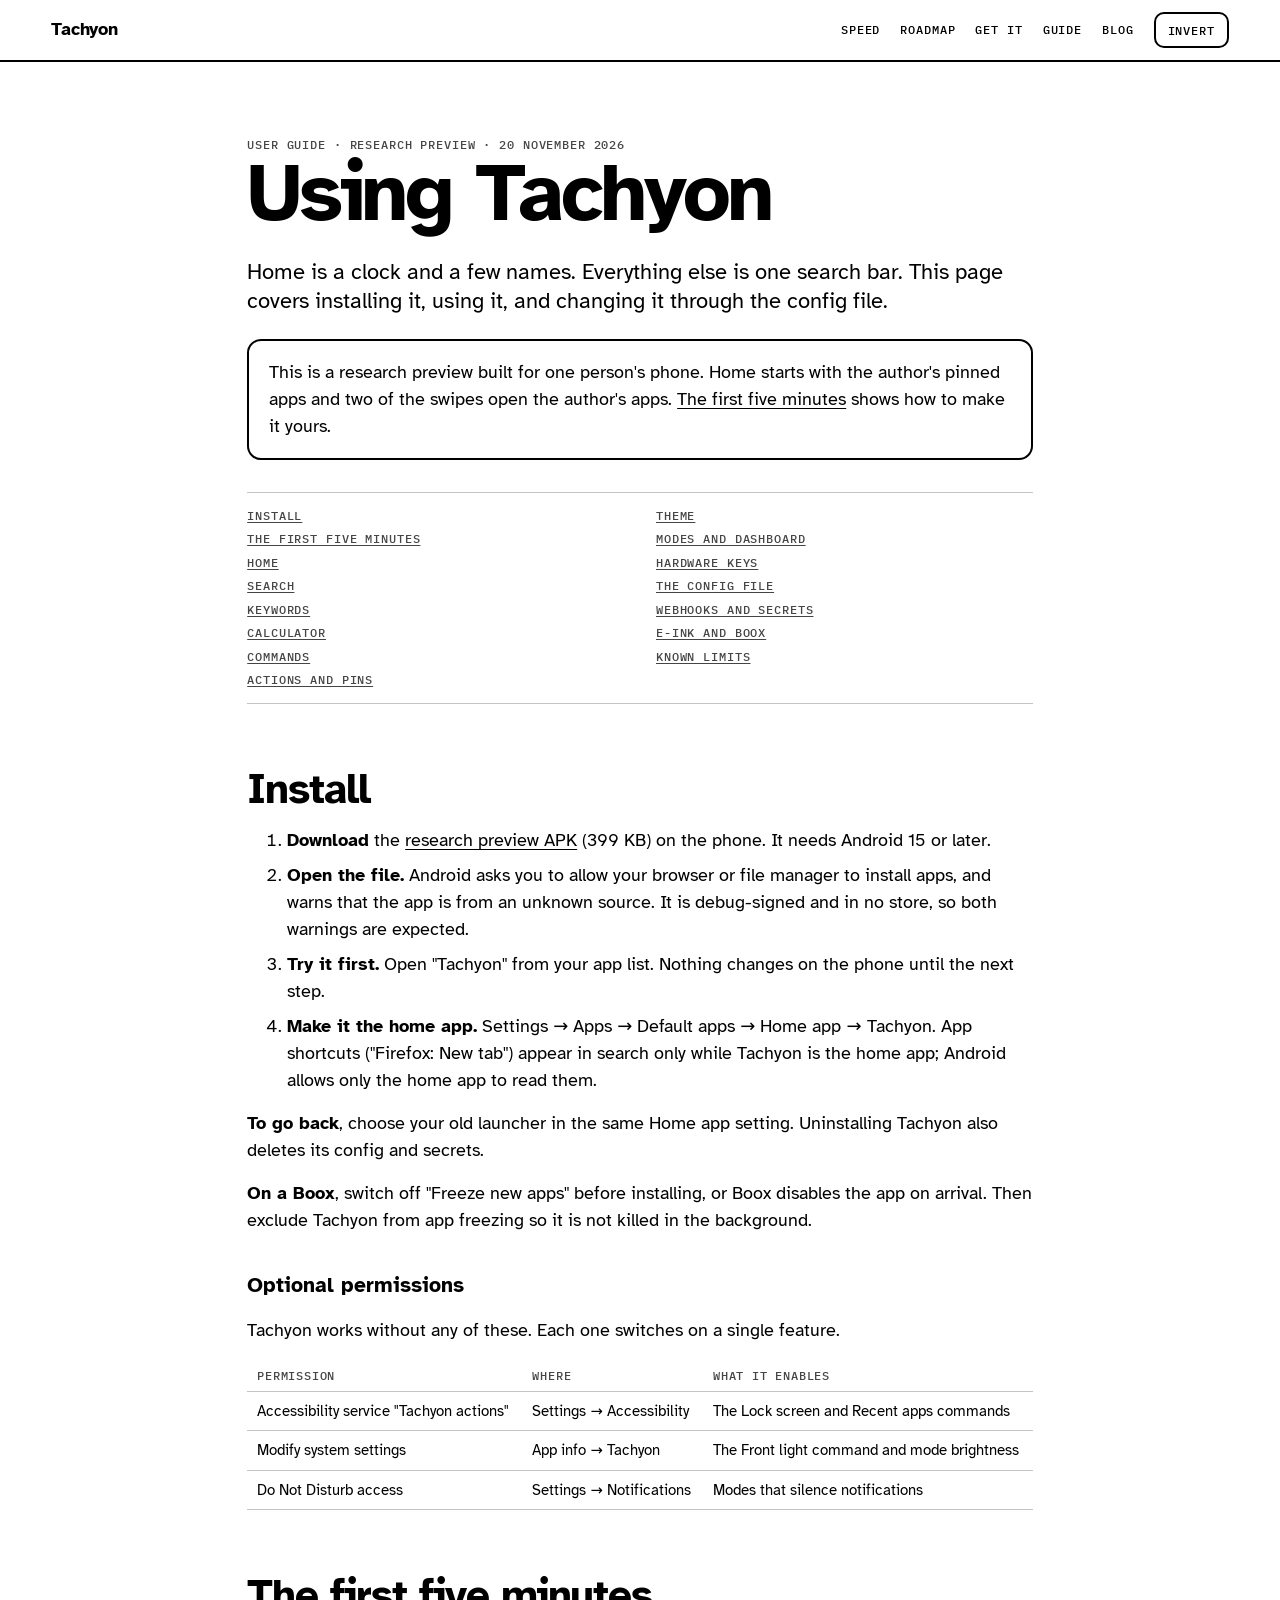
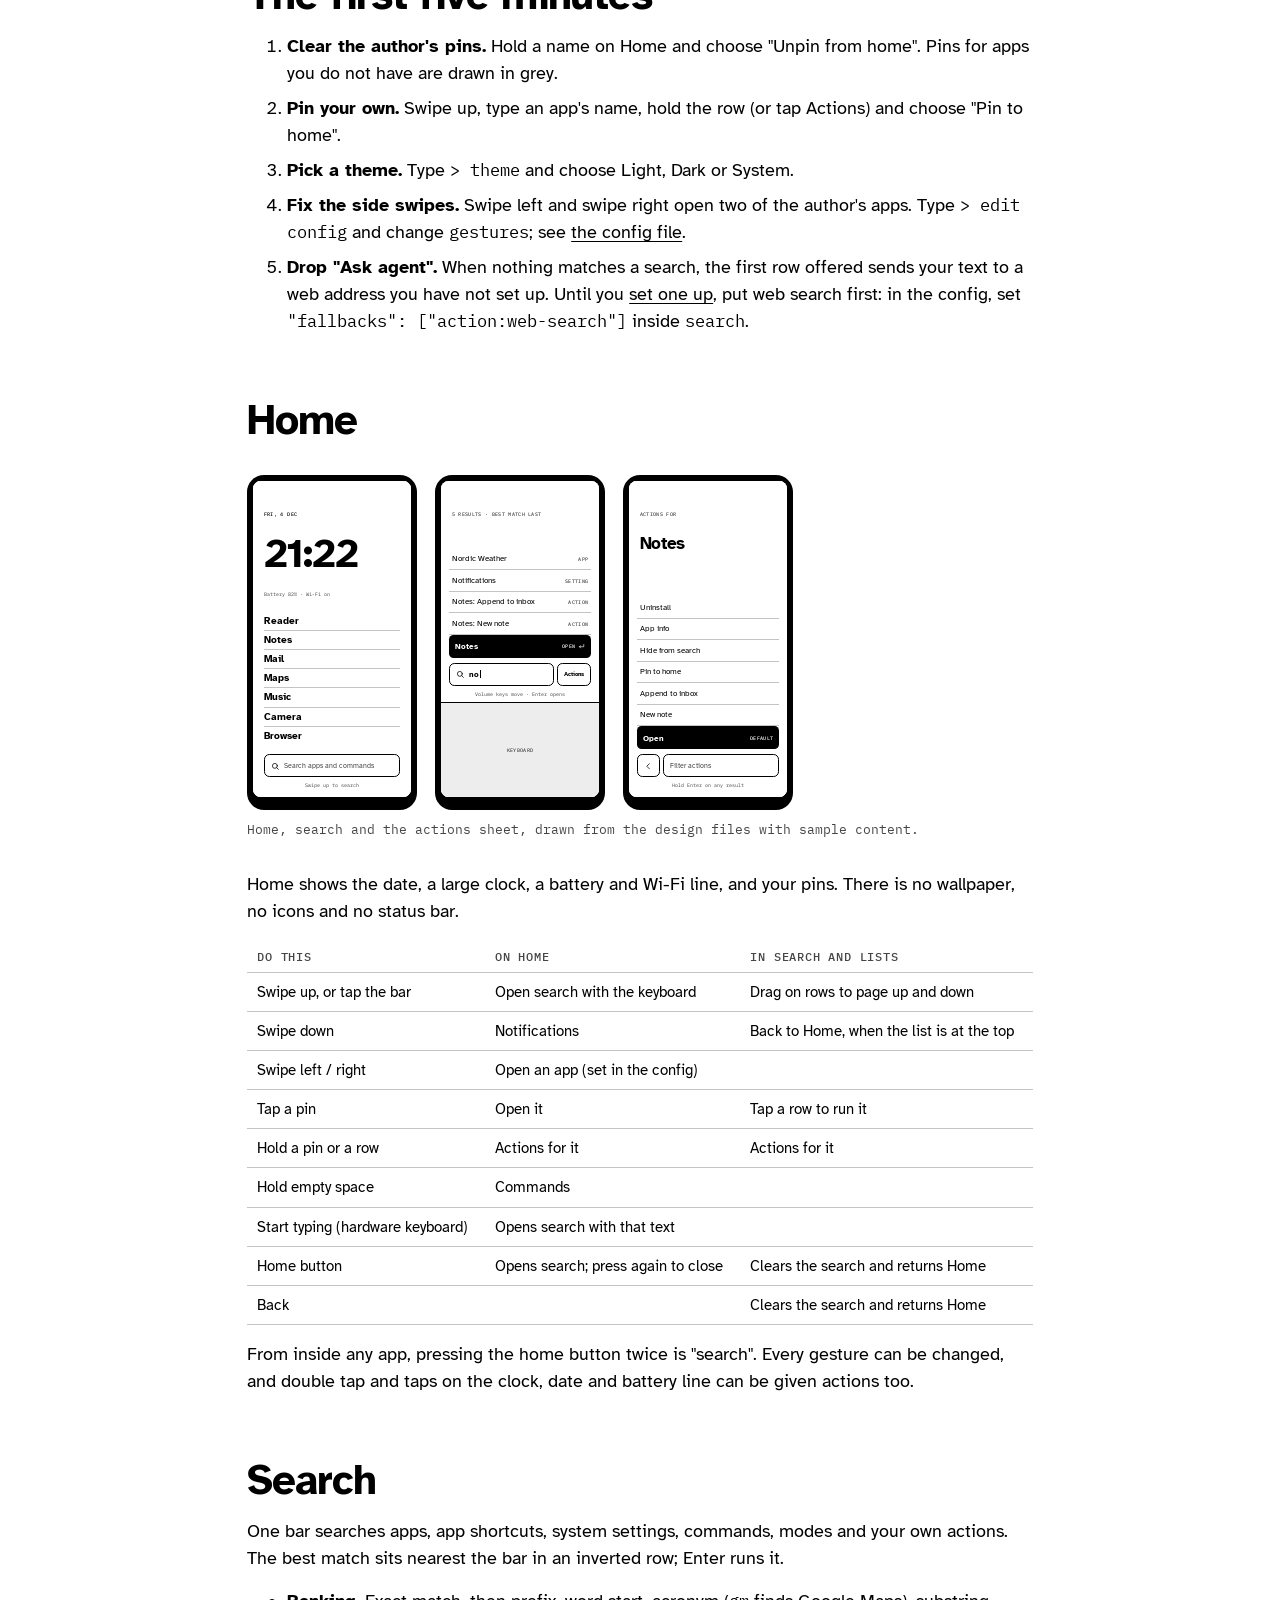
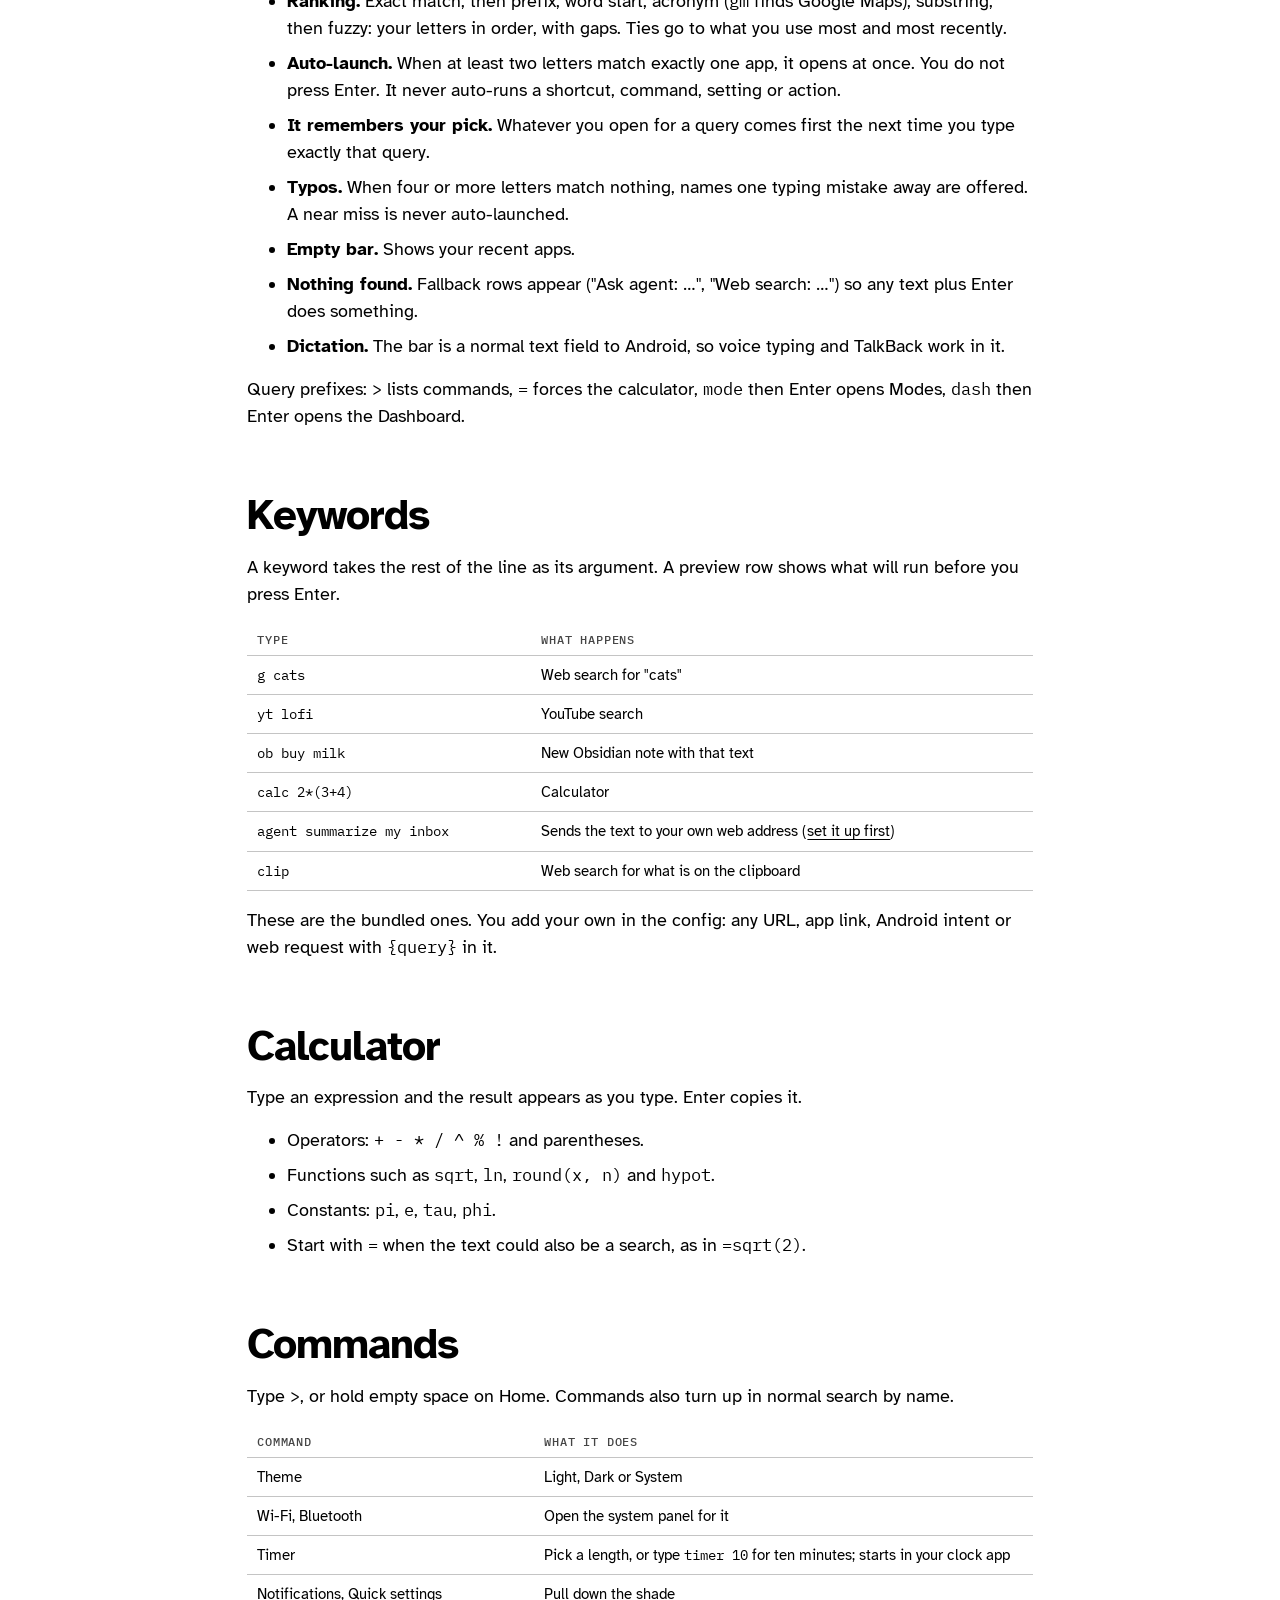
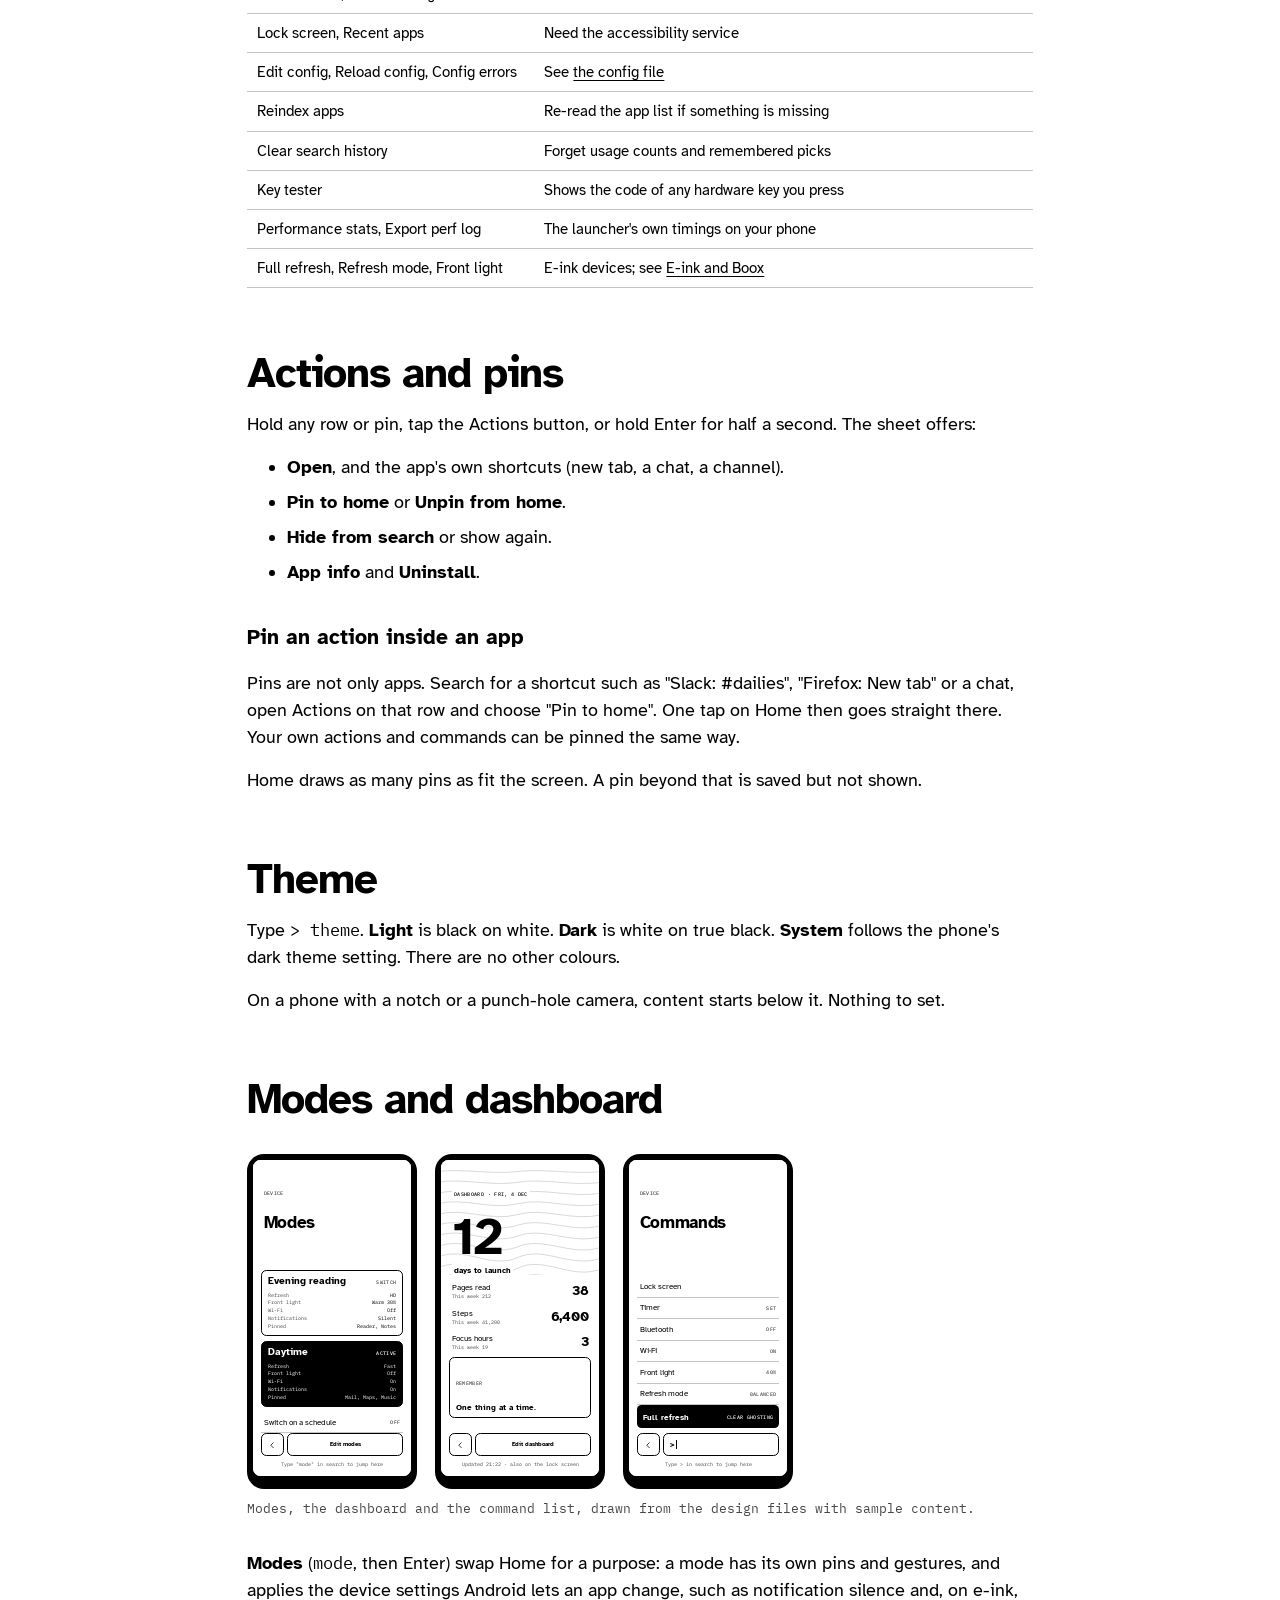
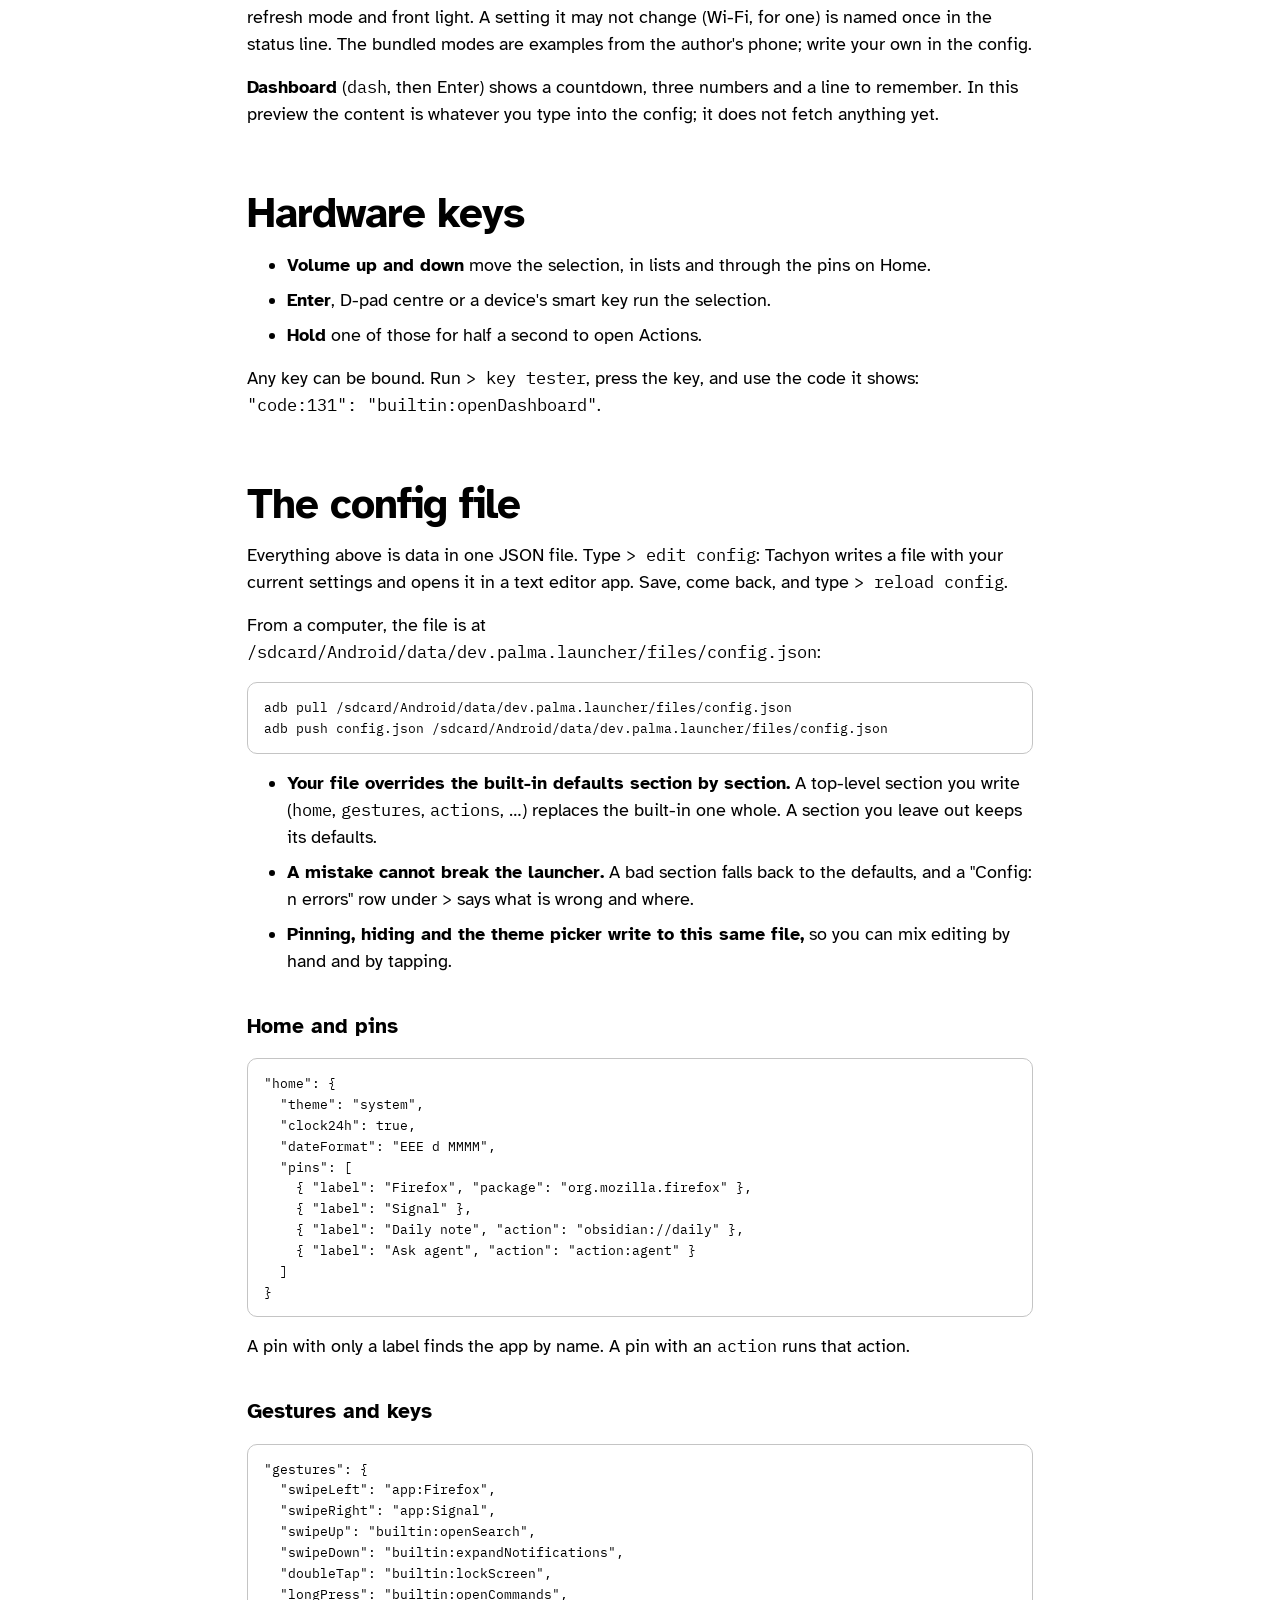
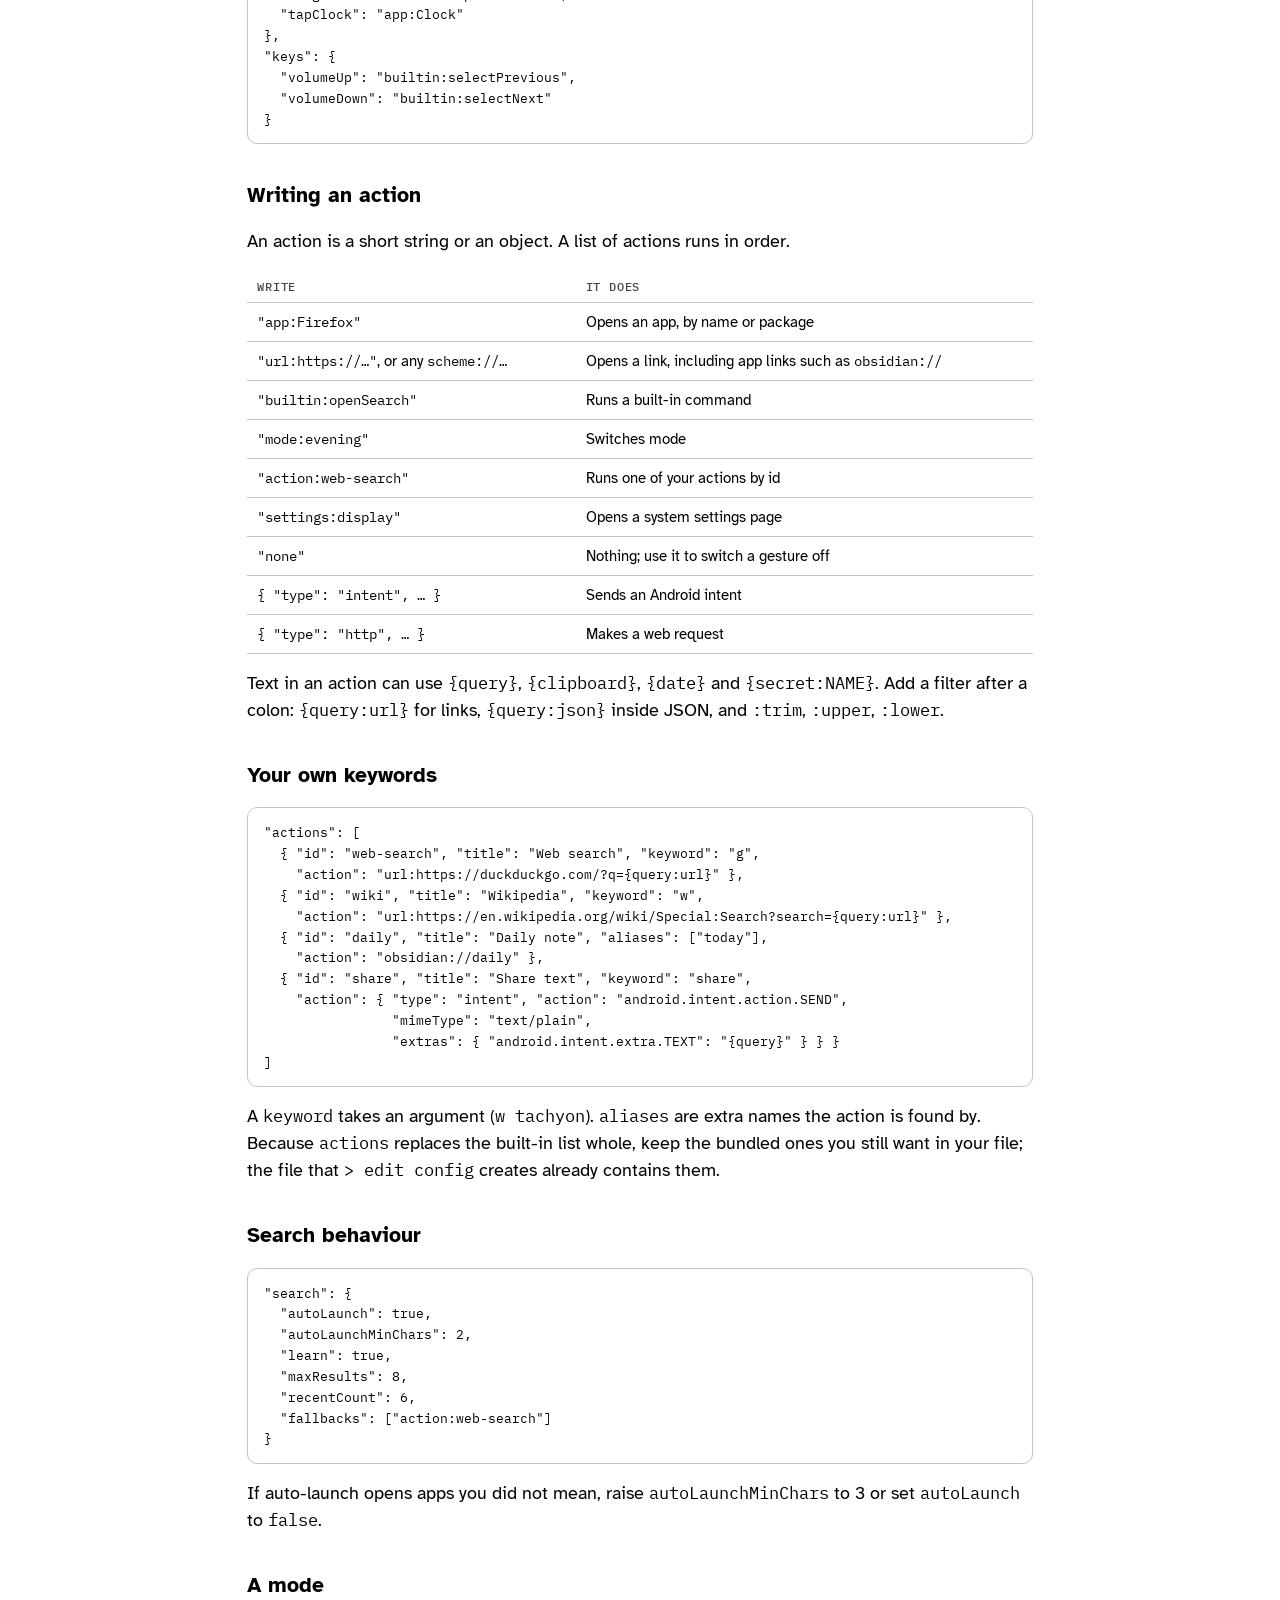
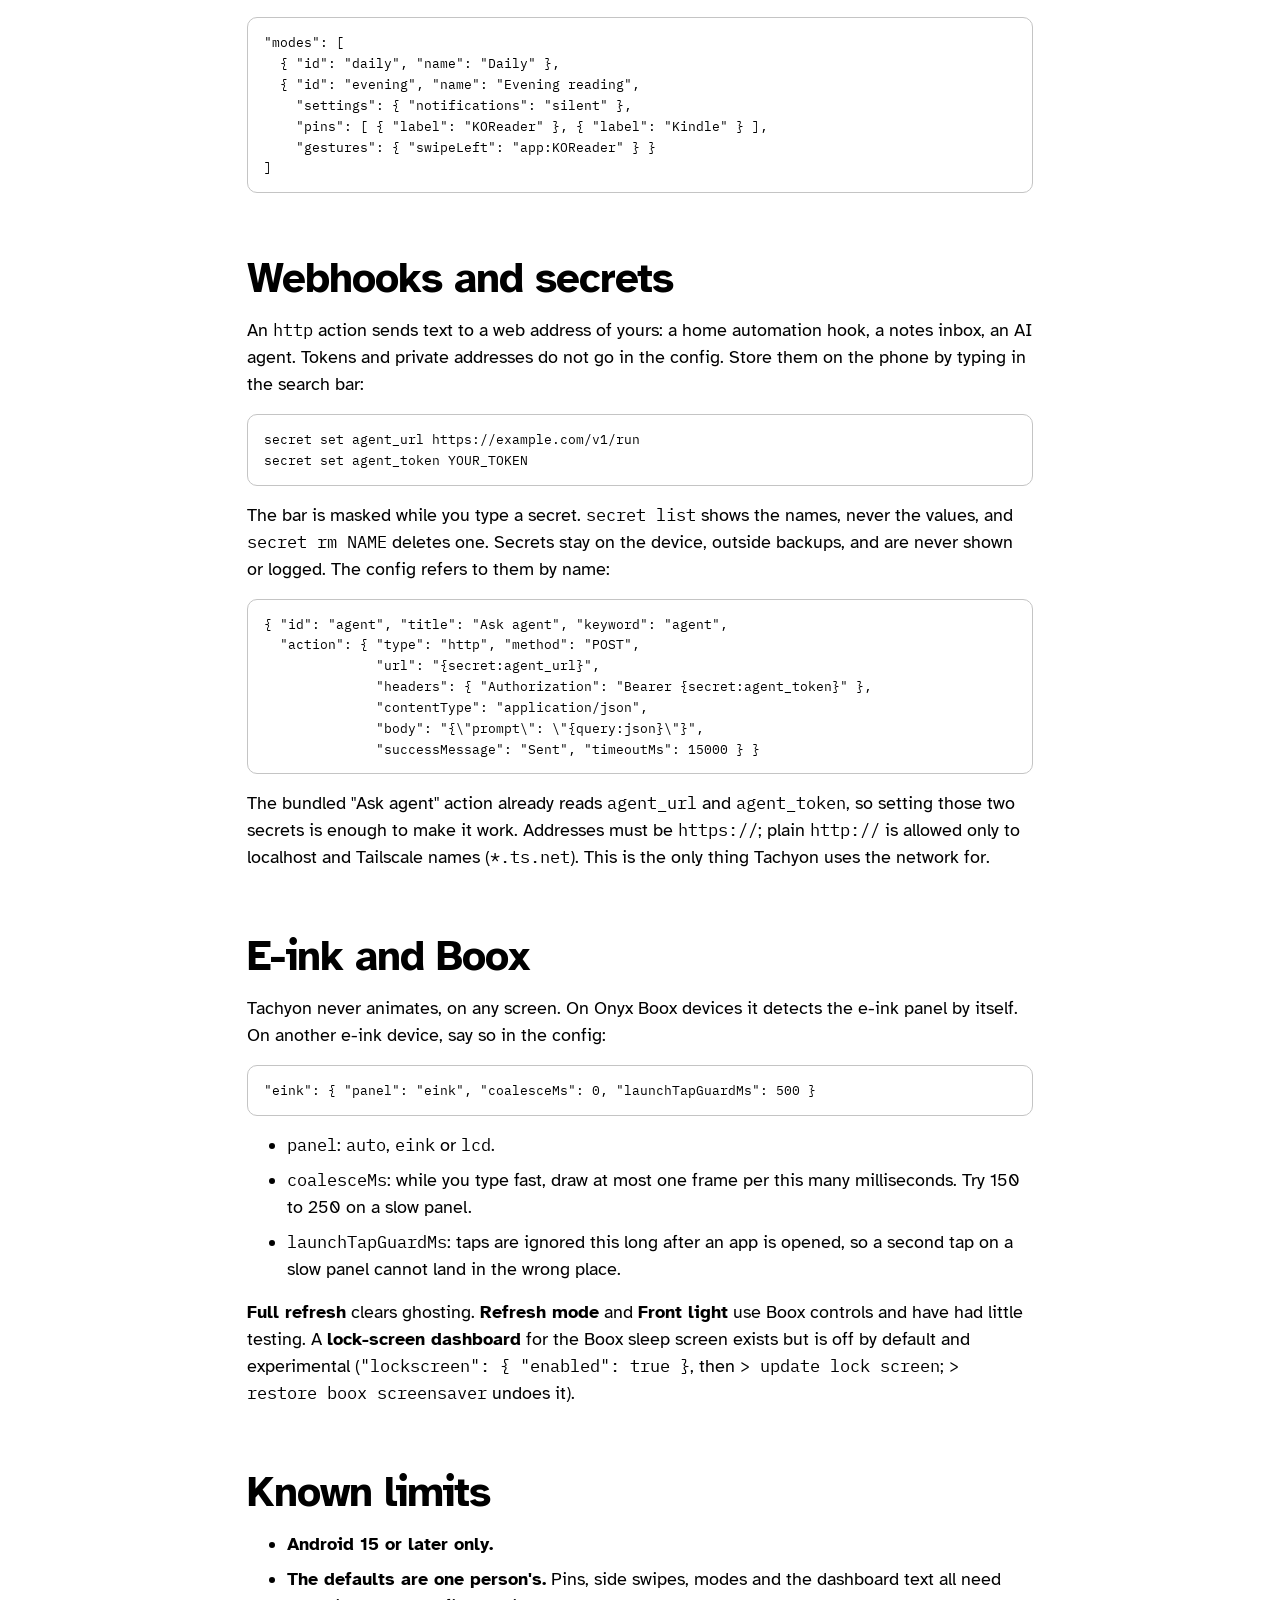
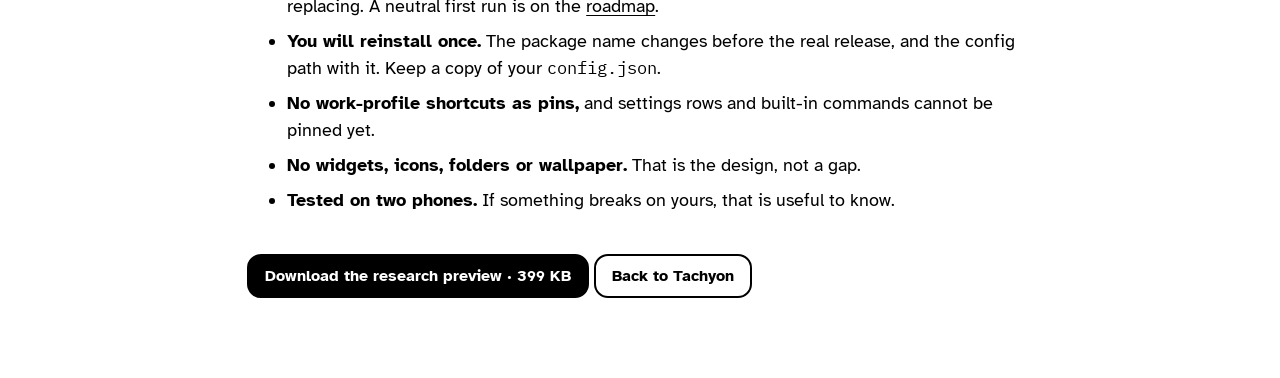
<file: guide.html>
<!doctype html>
<html lang="en">
<head>
<meta charset="utf-8">
<meta name="viewport" content="width=device-width,initial-scale=1">
<title>Tachyon user guide</title>
<meta name="description" content="How to install and use Tachyon, the text-only Android launcher: Home, search, keywords, commands, pins, themes, modes and the config file.">
<link rel="stylesheet" href="site.css">
</head>
<body>
<a class="skip" href="#main">Skip to content</a>
<nav class="top" aria-label="Site">
  <a class="wm" href="index.html">Tachyon</a>
  <a class="mono hide-s" href="index.html#speed">Speed</a>
  <a class="mono hide-s" href="index.html#roadmap">Roadmap</a>
  <a class="mono hide-s" href="index.html#get">Get it</a>
  <a class="mono" href="guide.html" aria-current="page">Guide</a>
  <a class="mono" href="blog.html">Blog</a>
  <button class="btn sm" id="invert" type="button" aria-pressed="false">Invert</button>
</nav>

<main id="main">
<article class="art">
  <p class="mono">User guide · research preview · 20 November 2026</p>
  <h1>Using Tachyon</h1>
  <p class="standfirst">Home is a clock and a few names. Everything else is one search bar. This page covers installing it, using it, and changing it through the config file.</p>
  <p class="call">This is a research preview built for one person's phone. Home starts with the author's pinned apps and two of the swipes open the author's apps. <a href="#first">The first five minutes</a> shows how to make it yours.</p>

  <ul class="toc mono">
    <li><a href="#install">Install</a></li>
    <li><a href="#first">The first five minutes</a></li>
    <li><a href="#home">Home</a></li>
    <li><a href="#search">Search</a></li>
    <li><a href="#keywords">Keywords</a></li>
    <li><a href="#calc">Calculator</a></li>
    <li><a href="#commands">Commands</a></li>
    <li><a href="#actions">Actions and pins</a></li>
    <li><a href="#theme">Theme</a></li>
    <li><a href="#modes">Modes and dashboard</a></li>
    <li><a href="#keys">Hardware keys</a></li>
    <li><a href="#config">The config file</a></li>
    <li><a href="#secrets">Webhooks and secrets</a></li>
    <li><a href="#eink">E-ink and Boox</a></li>
    <li><a href="#limits">Known limits</a></li>
  </ul>

  <h2 id="install">Install</h2>
  <ol>
    <li><b>Download</b> the <a href="download/tachyon-research-preview.apk" download>research preview APK</a> (399 KB) on the phone. It needs Android 15 or later.</li>
    <li><b>Open the file.</b> Android asks you to allow your browser or file manager to install apps, and warns that the app is from an unknown source. It is debug-signed and in no store, so both warnings are expected.</li>
    <li><b>Try it first.</b> Open "Tachyon" from your app list. Nothing changes on the phone until the next step.</li>
    <li><b>Make it the home app.</b> Settings → Apps → Default apps → Home app → Tachyon. App shortcuts ("Firefox: New tab") appear in search only while Tachyon is the home app; Android allows only the home app to read them.</li>
  </ol>
  <p><b>To go back</b>, choose your old launcher in the same Home app setting. Uninstalling Tachyon also deletes its config and secrets.</p>
  <p><b>On a Boox</b>, switch off "Freeze new apps" before installing, or Boox disables the app on arrival. Then exclude Tachyon from app freezing so it is not killed in the background.</p>

  <h3>Optional permissions</h3>
  <p>Tachyon works without any of these. Each one switches on a single feature.</p>
  <table>
    <thead><tr><th>Permission</th><th>Where</th><th>What it enables</th></tr></thead>
    <tbody>
      <tr><td>Accessibility service "Tachyon actions"</td><td>Settings → Accessibility</td><td>The Lock screen and Recent apps commands</td></tr>
      <tr><td>Modify system settings</td><td>App info → Tachyon</td><td>The Front light command and mode brightness</td></tr>
      <tr><td>Do Not Disturb access</td><td>Settings → Notifications</td><td>Modes that silence notifications</td></tr>
    </tbody>
  </table>

  <h2 id="first">The first five minutes</h2>
  <ol>
    <li><b>Clear the author's pins.</b> Hold a name on Home and choose "Unpin from home". Pins for apps you do not have are drawn in grey.</li>
    <li><b>Pin your own.</b> Swipe up, type an app's name, hold the row (or tap Actions) and choose "Pin to home".</li>
    <li><b>Pick a theme.</b> Type <code>&gt; theme</code> and choose Light, Dark or System.</li>
    <li><b>Fix the side swipes.</b> Swipe left and swipe right open two of the author's apps. Type <code>&gt; edit config</code> and change <code>gestures</code>; see <a href="#config">the config file</a>.</li>
    <li><b>Drop "Ask agent".</b> When nothing matches a search, the first row offered sends your text to a web address you have not set up. Until you <a href="#secrets">set one up</a>, put web search first: in the config, set <code>"fallbacks": ["action:web-search"]</code> inside <code>search</code>.</li>
  </ol>

  <h2 id="home">Home</h2>
  <figure>
    <div class="shots">
      <div class="device"><div class="phone" data-screen="home"></div></div>
      <div class="device"><div class="phone" data-screen="search"></div></div>
      <div class="device"><div class="phone" data-screen="actions"></div></div>
    </div>
    <figcaption>Home, search and the actions sheet, drawn from the design files with sample content.</figcaption>
  </figure>
  <p>Home shows the date, a large clock, a battery and Wi-Fi line, and your pins. There is no wallpaper, no icons and no status bar.</p>
  <table>
    <thead><tr><th>Do this</th><th>On Home</th><th>In search and lists</th></tr></thead>
    <tbody>
      <tr><td>Swipe up, or tap the bar</td><td>Open search with the keyboard</td><td>Drag on rows to page up and down</td></tr>
      <tr><td>Swipe down</td><td>Notifications</td><td>Back to Home, when the list is at the top</td></tr>
      <tr><td>Swipe left / right</td><td>Open an app (set in the config)</td><td></td></tr>
      <tr><td>Tap a pin</td><td>Open it</td><td>Tap a row to run it</td></tr>
      <tr><td>Hold a pin or a row</td><td>Actions for it</td><td>Actions for it</td></tr>
      <tr><td>Hold empty space</td><td>Commands</td><td></td></tr>
      <tr><td>Start typing (hardware keyboard)</td><td>Opens search with that text</td><td></td></tr>
      <tr><td>Home button</td><td>Opens search; press again to close</td><td>Clears the search and returns Home</td></tr>
      <tr><td>Back</td><td></td><td>Clears the search and returns Home</td></tr>
    </tbody>
  </table>
  <p>From inside any app, pressing the home button twice is "search". Every gesture can be changed, and double tap and taps on the clock, date and battery line can be given actions too.</p>

  <h2 id="search">Search</h2>
  <p>One bar searches apps, app shortcuts, system settings, commands, modes and your own actions. The best match sits nearest the bar in an inverted row; Enter runs it.</p>
  <ul>
    <li><b>Ranking.</b> Exact match, then prefix, word start, acronym (<code>gm</code> finds Google Maps), substring, then fuzzy: your letters in order, with gaps. Ties go to what you use most and most recently.</li>
    <li><b>Auto-launch.</b> When at least two letters match exactly one app, it opens at once. You do not press Enter. It never auto-runs a shortcut, command, setting or action.</li>
    <li><b>It remembers your pick.</b> Whatever you open for a query comes first the next time you type exactly that query.</li>
    <li><b>Typos.</b> When four or more letters match nothing, names one typing mistake away are offered. A near miss is never auto-launched.</li>
    <li><b>Empty bar.</b> Shows your recent apps.</li>
    <li><b>Nothing found.</b> Fallback rows appear ("Ask agent: …", "Web search: …") so any text plus Enter does something.</li>
    <li><b>Dictation.</b> The bar is a normal text field to Android, so voice typing and TalkBack work in it.</li>
  </ul>
  <p>Query prefixes: <code>&gt;</code> lists commands, <code>=</code> forces the calculator, <code>mode</code> then Enter opens Modes, <code>dash</code> then Enter opens the Dashboard.</p>

  <h2 id="keywords">Keywords</h2>
  <p>A keyword takes the rest of the line as its argument. A preview row shows what will run before you press Enter.</p>
  <table>
    <thead><tr><th>Type</th><th>What happens</th></tr></thead>
    <tbody>
      <tr><td><code>g cats</code></td><td>Web search for "cats"</td></tr>
      <tr><td><code>yt lofi</code></td><td>YouTube search</td></tr>
      <tr><td><code>ob buy milk</code></td><td>New Obsidian note with that text</td></tr>
      <tr><td><code>calc 2*(3+4)</code></td><td>Calculator</td></tr>
      <tr><td><code>agent summarize my inbox</code></td><td>Sends the text to your own web address (<a href="#secrets">set it up first</a>)</td></tr>
      <tr><td><code>clip</code></td><td>Web search for what is on the clipboard</td></tr>
    </tbody>
  </table>
  <p>These are the bundled ones. You add your own in the config: any URL, app link, Android intent or web request with <code>{query}</code> in it.</p>

  <h2 id="calc">Calculator</h2>
  <p>Type an expression and the result appears as you type. Enter copies it.</p>
  <ul>
    <li>Operators: <code>+ - * / ^ % !</code> and parentheses.</li>
    <li>Functions such as <code>sqrt</code>, <code>ln</code>, <code>round(x, n)</code> and <code>hypot</code>.</li>
    <li>Constants: <code>pi</code>, <code>e</code>, <code>tau</code>, <code>phi</code>.</li>
    <li>Start with <code>=</code> when the text could also be a search, as in <code>=sqrt(2)</code>.</li>
  </ul>

  <h2 id="commands">Commands</h2>
  <p>Type <code>&gt;</code>, or hold empty space on Home. Commands also turn up in normal search by name.</p>
  <table>
    <thead><tr><th>Command</th><th>What it does</th></tr></thead>
    <tbody>
      <tr><td>Theme</td><td>Light, Dark or System</td></tr>
      <tr><td>Wi-Fi, Bluetooth</td><td>Open the system panel for it</td></tr>
      <tr><td>Timer</td><td>Pick a length, or type <code>timer 10</code> for ten minutes; starts in your clock app</td></tr>
      <tr><td>Notifications, Quick settings</td><td>Pull down the shade</td></tr>
      <tr><td>Lock screen, Recent apps</td><td>Need the accessibility service</td></tr>
      <tr><td>Edit config, Reload config, Config errors</td><td>See <a href="#config">the config file</a></td></tr>
      <tr><td>Reindex apps</td><td>Re-read the app list if something is missing</td></tr>
      <tr><td>Clear search history</td><td>Forget usage counts and remembered picks</td></tr>
      <tr><td>Key tester</td><td>Shows the code of any hardware key you press</td></tr>
      <tr><td>Performance stats, Export perf log</td><td>The launcher's own timings on your phone</td></tr>
      <tr><td>Full refresh, Refresh mode, Front light</td><td>E-ink devices; see <a href="#eink">E-ink and Boox</a></td></tr>
    </tbody>
  </table>

  <h2 id="actions">Actions and pins</h2>
  <p>Hold any row or pin, tap the Actions button, or hold Enter for half a second. The sheet offers:</p>
  <ul>
    <li><b>Open</b>, and the app's own shortcuts (new tab, a chat, a channel).</li>
    <li><b>Pin to home</b> or <b>Unpin from home</b>.</li>
    <li><b>Hide from search</b> or show again.</li>
    <li><b>App info</b> and <b>Uninstall</b>.</li>
  </ul>
  <h3>Pin an action inside an app</h3>
  <p>Pins are not only apps. Search for a shortcut such as "Slack: #dailies", "Firefox: New tab" or a chat, open Actions on that row and choose "Pin to home". One tap on Home then goes straight there. Your own actions and commands can be pinned the same way.</p>
  <p>Home draws as many pins as fit the screen. A pin beyond that is saved but not shown.</p>

  <h2 id="theme">Theme</h2>
  <p>Type <code>&gt; theme</code>. <b>Light</b> is black on white. <b>Dark</b> is white on true black. <b>System</b> follows the phone's dark theme setting. There are no other colours.</p>
  <p>On a phone with a notch or a punch-hole camera, content starts below it. Nothing to set.</p>

  <h2 id="modes">Modes and dashboard</h2>
  <figure>
    <div class="shots">
      <div class="device"><div class="phone" data-screen="modes"></div></div>
      <div class="device"><div class="phone" data-screen="dashboard"></div></div>
      <div class="device"><div class="phone" data-screen="commands"></div></div>
    </div>
    <figcaption>Modes, the dashboard and the command list, drawn from the design files with sample content.</figcaption>
  </figure>
  <p><b>Modes</b> (<code>mode</code>, then Enter) swap Home for a purpose: a mode has its own pins and gestures, and applies the device settings Android lets an app change, such as notification silence and, on e-ink, refresh mode and front light. A setting it may not change (Wi-Fi, for one) is named once in the status line. The bundled modes are examples from the author's phone; write your own in the config.</p>
  <p><b>Dashboard</b> (<code>dash</code>, then Enter) shows a countdown, three numbers and a line to remember. In this preview the content is whatever you type into the config; it does not fetch anything yet.</p>

  <h2 id="keys">Hardware keys</h2>
  <ul>
    <li><b>Volume up and down</b> move the selection, in lists and through the pins on Home.</li>
    <li><b>Enter</b>, D-pad centre or a device's smart key run the selection.</li>
    <li><b>Hold</b> one of those for half a second to open Actions.</li>
  </ul>
  <p>Any key can be bound. Run <code>&gt; key tester</code>, press the key, and use the code it shows: <code>"code:131": "builtin:openDashboard"</code>.</p>

  <h2 id="config">The config file</h2>
  <p>Everything above is data in one JSON file. Type <code>&gt; edit config</code>: Tachyon writes a file with your current settings and opens it in a text editor app. Save, come back, and type <code>&gt; reload config</code>.</p>
  <p>From a computer, the file is at <code>/sdcard/Android/data/dev.palma.launcher/files/config.json</code>:</p>
<pre><code>adb pull /sdcard/Android/data/dev.palma.launcher/files/config.json
adb push config.json /sdcard/Android/data/dev.palma.launcher/files/config.json</code></pre>
  <ul>
    <li><b>Your file overrides the built-in defaults section by section.</b> A top-level section you write (<code>home</code>, <code>gestures</code>, <code>actions</code>, …) replaces the built-in one whole. A section you leave out keeps its defaults.</li>
    <li><b>A mistake cannot break the launcher.</b> A bad section falls back to the defaults, and a "Config: n errors" row under <code>&gt;</code> says what is wrong and where.</li>
    <li><b>Pinning, hiding and the theme picker write to this same file,</b> so you can mix editing by hand and by tapping.</li>
  </ul>

  <h3>Home and pins</h3>
<pre><code>"home": {
  "theme": "system",
  "clock24h": true,
  "dateFormat": "EEE d MMMM",
  "pins": [
    { "label": "Firefox", "package": "org.mozilla.firefox" },
    { "label": "Signal" },
    { "label": "Daily note", "action": "obsidian://daily" },
    { "label": "Ask agent", "action": "action:agent" }
  ]
}</code></pre>
  <p>A pin with only a label finds the app by name. A pin with an <code>action</code> runs that action.</p>

  <h3>Gestures and keys</h3>
<pre><code>"gestures": {
  "swipeLeft": "app:Firefox",
  "swipeRight": "app:Signal",
  "swipeUp": "builtin:openSearch",
  "swipeDown": "builtin:expandNotifications",
  "doubleTap": "builtin:lockScreen",
  "longPress": "builtin:openCommands",
  "tapClock": "app:Clock"
},
"keys": {
  "volumeUp": "builtin:selectPrevious",
  "volumeDown": "builtin:selectNext"
}</code></pre>

  <h3>Writing an action</h3>
  <p>An action is a short string or an object. A list of actions runs in order.</p>
  <table>
    <thead><tr><th>Write</th><th>It does</th></tr></thead>
    <tbody>
      <tr><td><code>"app:Firefox"</code></td><td>Opens an app, by name or package</td></tr>
      <tr><td><code>"url:https://…"</code>, or any <code>scheme://…</code></td><td>Opens a link, including app links such as <code>obsidian://</code></td></tr>
      <tr><td><code>"builtin:openSearch"</code></td><td>Runs a built-in command</td></tr>
      <tr><td><code>"mode:evening"</code></td><td>Switches mode</td></tr>
      <tr><td><code>"action:web-search"</code></td><td>Runs one of your actions by id</td></tr>
      <tr><td><code>"settings:display"</code></td><td>Opens a system settings page</td></tr>
      <tr><td><code>"none"</code></td><td>Nothing; use it to switch a gesture off</td></tr>
      <tr><td><code>{ "type": "intent", … }</code></td><td>Sends an Android intent</td></tr>
      <tr><td><code>{ "type": "http", … }</code></td><td>Makes a web request</td></tr>
    </tbody>
  </table>
  <p>Text in an action can use <code>{query}</code>, <code>{clipboard}</code>, <code>{date}</code> and <code>{secret:NAME}</code>. Add a filter after a colon: <code>{query:url}</code> for links, <code>{query:json}</code> inside JSON, and <code>:trim</code>, <code>:upper</code>, <code>:lower</code>.</p>

  <h3>Your own keywords</h3>
<pre><code>"actions": [
  { "id": "web-search", "title": "Web search", "keyword": "g",
    "action": "url:https://duckduckgo.com/?q={query:url}" },
  { "id": "wiki", "title": "Wikipedia", "keyword": "w",
    "action": "url:https://en.wikipedia.org/wiki/Special:Search?search={query:url}" },
  { "id": "daily", "title": "Daily note", "aliases": ["today"],
    "action": "obsidian://daily" },
  { "id": "share", "title": "Share text", "keyword": "share",
    "action": { "type": "intent", "action": "android.intent.action.SEND",
                "mimeType": "text/plain",
                "extras": { "android.intent.extra.TEXT": "{query}" } } }
]</code></pre>
  <p>A <code>keyword</code> takes an argument (<code>w tachyon</code>). <code>aliases</code> are extra names the action is found by. Because <code>actions</code> replaces the built-in list whole, keep the bundled ones you still want in your file; the file that <code>&gt; edit config</code> creates already contains them.</p>

  <h3>Search behaviour</h3>
<pre><code>"search": {
  "autoLaunch": true,
  "autoLaunchMinChars": 2,
  "learn": true,
  "maxResults": 8,
  "recentCount": 6,
  "fallbacks": ["action:web-search"]
}</code></pre>
  <p>If auto-launch opens apps you did not mean, raise <code>autoLaunchMinChars</code> to 3 or set <code>autoLaunch</code> to <code>false</code>.</p>

  <h3>A mode</h3>
<pre><code>"modes": [
  { "id": "daily", "name": "Daily" },
  { "id": "evening", "name": "Evening reading",
    "settings": { "notifications": "silent" },
    "pins": [ { "label": "KOReader" }, { "label": "Kindle" } ],
    "gestures": { "swipeLeft": "app:KOReader" } }
]</code></pre>

  <h2 id="secrets">Webhooks and secrets</h2>
  <p>An <code>http</code> action sends text to a web address of yours: a home automation hook, a notes inbox, an AI agent. Tokens and private addresses do not go in the config. Store them on the phone by typing in the search bar:</p>
<pre><code>secret set agent_url https://example.com/v1/run
secret set agent_token YOUR_TOKEN</code></pre>
  <p>The bar is masked while you type a secret. <code>secret list</code> shows the names, never the values, and <code>secret rm NAME</code> deletes one. Secrets stay on the device, outside backups, and are never shown or logged. The config refers to them by name:</p>
<pre><code>{ "id": "agent", "title": "Ask agent", "keyword": "agent",
  "action": { "type": "http", "method": "POST",
              "url": "{secret:agent_url}",
              "headers": { "Authorization": "Bearer {secret:agent_token}" },
              "contentType": "application/json",
              "body": "{\"prompt\": \"{query:json}\"}",
              "successMessage": "Sent", "timeoutMs": 15000 } }</code></pre>
  <p>The bundled "Ask agent" action already reads <code>agent_url</code> and <code>agent_token</code>, so setting those two secrets is enough to make it work. Addresses must be <code>https://</code>; plain <code>http://</code> is allowed only to localhost and Tailscale names (<code>*.ts.net</code>). This is the only thing Tachyon uses the network for.</p>

  <h2 id="eink">E-ink and Boox</h2>
  <p>Tachyon never animates, on any screen. On Onyx Boox devices it detects the e-ink panel by itself. On another e-ink device, say so in the config:</p>
<pre><code>"eink": { "panel": "eink", "coalesceMs": 0, "launchTapGuardMs": 500 }</code></pre>
  <ul>
    <li><code>panel</code>: <code>auto</code>, <code>eink</code> or <code>lcd</code>.</li>
    <li><code>coalesceMs</code>: while you type fast, draw at most one frame per this many milliseconds. Try 150 to 250 on a slow panel.</li>
    <li><code>launchTapGuardMs</code>: taps are ignored this long after an app is opened, so a second tap on a slow panel cannot land in the wrong place.</li>
  </ul>
  <p><b>Full refresh</b> clears ghosting. <b>Refresh mode</b> and <b>Front light</b> use Boox controls and have had little testing. A <b>lock-screen dashboard</b> for the Boox sleep screen exists but is off by default and experimental (<code>"lockscreen": { "enabled": true }</code>, then <code>&gt; update lock screen</code>; <code>&gt; restore boox screensaver</code> undoes it).</p>

  <h2 id="limits">Known limits</h2>
  <ul>
    <li><b>Android 15 or later only.</b></li>
    <li><b>The defaults are one person's.</b> Pins, side swipes, modes and the dashboard text all need replacing. A neutral first run is on the <a href="index.html#roadmap">roadmap</a>.</li>
    <li><b>You will reinstall once.</b> The package name changes before the real release, and the config path with it. Keep a copy of your <code>config.json</code>.</li>
    <li><b>No work-profile shortcuts as pins,</b> and settings rows and built-in commands cannot be pinned yet.</li>
    <li><b>No widgets, icons, folders or wallpaper.</b> That is the design, not a gap.</li>
    <li><b>Tested on two phones.</b> If something breaks on yours, that is useful to know.</li>
  </ul>

  <p style="margin-top:40px"><a class="btn solid" href="download/tachyon-research-preview.apk" download>Download the research preview · 399 KB</a> <a class="btn" href="index.html">Back to Tachyon</a></p>
</article>
</main>
<script src="data.js"></script>
<script src="screens.js"></script>
<script src="site.js"></script>
</body>
</html>
</file>
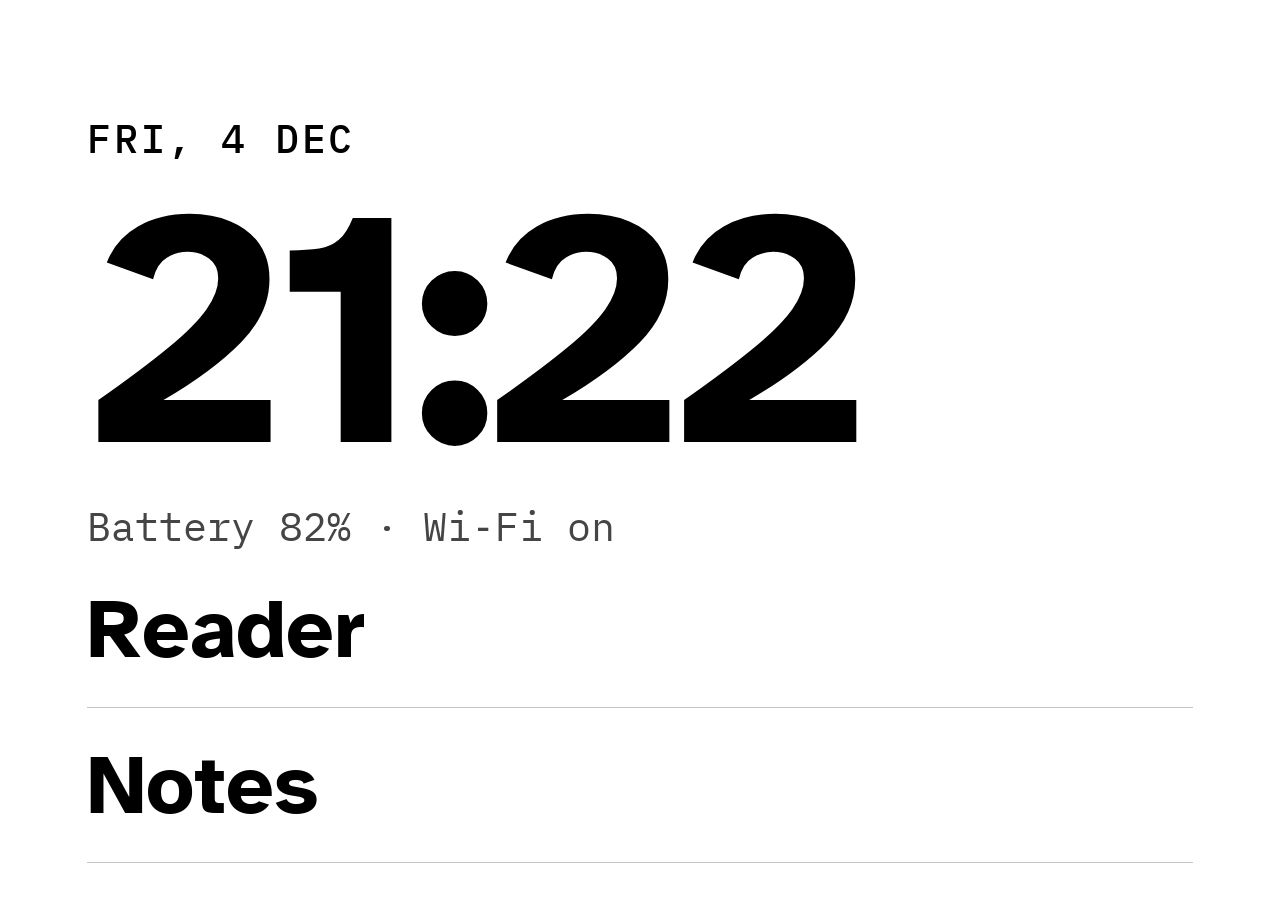
<file: screen.html>
<!doctype html>
<html lang="en"><head><meta charset="utf-8"><meta name="viewport" content="width=device-width,initial-scale=1">
<title>Tachyon screen</title><link rel="stylesheet" href="site.css">
<style>html,body{margin:0;height:100%;background:#fff}.phone{position:fixed;inset:0;aspect-ratio:auto;border-radius:0;outline:0}</style></head>
<body><!-- One screen, full window, for reference images: screen.html?s=home (home, search, calc, actions, commands, modes, dashboard, lock) -->
<div class="phone" id="p"></div>
<script src="screens.js"></script>
<script>const s=new URLSearchParams(location.search).get('s')||'home';document.getElementById('p').innerHTML=(SCREENS[s]||SCREENS.home)();</script>
</body></html>
</file>
<file: site.css>
/* Tachyon site. Tokens from launcher/design-handoff/design/tokens.json. Two colours, no gradients, no shadows. */
@font-face{font-family:"Atkinson Hyperlegible";font-weight:400;font-display:swap;src:url(fonts/atkinson-hyperlegible-latin-400-normal.woff2) format("woff2")}
@font-face{font-family:"Atkinson Hyperlegible";font-weight:700;font-display:swap;src:url(fonts/atkinson-hyperlegible-latin-700-normal.woff2) format("woff2")}
@font-face{font-family:"IBM Plex Mono";font-weight:400;font-display:swap;src:url(fonts/ibm-plex-mono-latin-400-normal.woff2) format("woff2")}
@font-face{font-family:"IBM Plex Mono";font-weight:500;font-display:swap;src:url(fonts/ibm-plex-mono-latin-500-normal.woff2) format("woff2")}

:root{--paper:#fff;--ink:#000;--sec:#454545;--div:#c4c4c4;--soft:#ededed;
  --sans:"Atkinson Hyperlegible",system-ui,sans-serif;--mono:"IBM Plex Mono",ui-monospace,monospace;
  --gut:clamp(16px,4vw,56px);--ease:cubic-bezier(.2,.8,.2,1)}
html.inv{--paper:#000;--ink:#fff;--sec:#c4c4c4;--div:#454545;--soft:#1c1c1c}
.inv-sec{--paper:#000;--ink:#fff;--sec:#c4c4c4;--div:#454545;--soft:#1c1c1c}
html.inv .inv-sec{--paper:#fff;--ink:#000;--sec:#454545;--div:#c4c4c4;--soft:#ededed}

*{box-sizing:border-box}
html{-webkit-text-size-adjust:100%;scroll-behavior:auto}
body{margin:0;background:var(--paper);color:var(--ink);font:400 1.125rem/1.5 var(--sans);overflow-x:clip}
h1,h2,h3,p,figure,ol,ul{margin:0}
a{color:inherit;text-underline-offset:.18em}
sup{font:500 .5em var(--mono);vertical-align:super;line-height:0}
sup a{text-decoration:none;padding:0 .15em}
:focus-visible{outline:3px solid var(--ink);outline-offset:3px}
.skip{position:absolute;left:-999px}.skip:focus{left:8px;top:8px;background:var(--ink);color:var(--paper);padding:8px 12px;z-index:99}
.vh{position:absolute;width:1px;height:1px;overflow:hidden;clip-path:inset(50%)}

.mono{font:500 .78rem/1.4 var(--mono);letter-spacing:.07em;text-transform:uppercase;color:var(--sec)}
.mono b{color:var(--ink);font-weight:500}
.num{font-family:var(--mono);font-variant-numeric:tabular-nums}

/* top bar */
.top{position:fixed;inset:0 0 auto;z-index:20;display:flex;align-items:center;gap:20px;padding:12px var(--gut);background:var(--paper);border-bottom:2px solid var(--ink)}
.top .wm{font-weight:700;font-size:1.15rem;text-decoration:none;letter-spacing:-.01em;margin-right:auto}
.top a.mono{text-decoration:none;color:var(--ink)}
.top a.mono:hover{text-decoration:underline}
.btn{font:700 1rem var(--sans);color:var(--ink);background:var(--paper);border:2px solid var(--ink);border-radius:14px;min-height:44px;padding:8px 16px;cursor:pointer;text-decoration:none;display:inline-flex;align-items:center;gap:8px}
.btn:hover,.btn[aria-pressed=true],.btn.solid{background:var(--ink);color:var(--paper)}
.btn.sm{font:500 .78rem var(--mono);letter-spacing:.07em;text-transform:uppercase;min-height:36px;padding:4px 12px;border-radius:10px}
@media(max-width:640px){.top .hide-s{display:none}}

/* sections */
section,.sec{background:var(--paper);color:var(--ink);position:relative}
.wrap{max-width:1280px;margin:0 auto;padding:clamp(72px,12vh,160px) var(--gut)}
.kicker{margin-bottom:18px}
.h2{font-size:clamp(2.4rem,7.2vw,6.5rem);line-height:.95;letter-spacing:-.035em;font-weight:700;max-width:16ch;text-wrap:balance}
.h3{font-size:clamp(1.5rem,3vw,2.4rem);line-height:1.05;letter-spacing:-.02em;font-weight:700}
.lede{font-size:clamp(1.15rem,1.9vw,1.6rem);line-height:1.35;max-width:36ch;margin-top:24px}
.body{max-width:58ch;margin-top:20px}
.body+.body{margin-top:14px}
.meta{margin-top:18px;max-width:80ch}
.big{font-weight:700;font-size:clamp(5rem,24vw,22rem);line-height:.8;letter-spacing:-.06em}
.unit{font:500 .16em var(--mono);letter-spacing:0;margin-left:.3em}

/* device */
.device{--w:300px;width:var(--w);flex:none;background:var(--ink);padding:calc(var(--w)*.035) calc(var(--w)*.035) calc(var(--w)*.075);border-radius:calc(var(--w)*.1)}
.phone{container-type:inline-size;position:relative;aspect-ratio:1/2;background:#fff;color:#000;border-radius:calc(var(--w)*.045);overflow:hidden;outline:1px solid #c4c4c4;outline-offset:-1px}
.phone>.scr{transition:none}
.phone .layer{position:absolute;inset:0}
.cap{margin-top:14px;text-align:center}

/* screens: 1 unit = 1/412 of the phone width */
.scr{--u:calc(100cqw/412);position:absolute;inset:0;display:flex;flex-direction:column;background:#fff;color:#000;text-align:left;
  font:400 calc(var(--u)*20)/1.2 var(--sans);padding:calc(var(--u)*36) calc(var(--u)*20) calc(var(--u)*24)}
.scr p{margin:0}
.s-home{padding-left:calc(var(--u)*28);padding-right:calc(var(--u)*28)}
.s-nopad,.s-search{padding:0}
.s-grow{flex:1 1 0;min-height:0}
.s-mono,.s-tag{font:500 calc(var(--u)*12)/1.3 var(--mono);letter-spacing:.07em;text-transform:uppercase;color:#454545}
.s-ink{color:#000;font-size:calc(var(--u)*13)}
.s-pad{padding:0 calc(var(--u)*8)}
.s-status{font:400 calc(var(--u)*13)/1.3 var(--mono);color:#454545}
.s-clock{font-size:calc(var(--u)*108);line-height:1;font-weight:700;letter-spacing:-.03em;margin:calc(var(--u)*6) 0}
.s-pin{height:calc(var(--u)*50);display:flex;align-items:center;font-size:calc(var(--u)*27);font-weight:700;border-bottom:1px solid #c4c4c4}
.s-pin:last-child{border:0}
.s-row{height:calc(var(--u)*56);display:flex;align-items:center;justify-content:space-between;gap:calc(var(--u)*12);padding:0 calc(var(--u)*8);border-bottom:1px solid #c4c4c4;white-space:nowrap;overflow:hidden}
.s-sel{height:calc(var(--u)*60);display:flex;align-items:center;justify-content:space-between;gap:calc(var(--u)*12);padding:0 calc(var(--u)*16);border-radius:calc(var(--u)*12);background:#000;color:#fff;font-size:calc(var(--u)*22);font-weight:700;white-space:nowrap;overflow:hidden}
.s-sel .s-tag{color:#fff;display:flex;align-items:center;gap:calc(var(--u)*8)}
.s-bar,.s-btn,.s-sq{height:calc(var(--u)*60);border:calc(var(--u)*2) solid #000;border-radius:calc(var(--u)*14);display:flex;align-items:center;gap:calc(var(--u)*12);padding:0 calc(var(--u)*16);font-size:calc(var(--u)*18)}
.s-btn{font-weight:700;font-size:calc(var(--u)*16);justify-content:center}
.s-sq{width:calc(var(--u)*60);padding:0;justify-content:center;flex:none}
.s-bars{display:flex;gap:calc(var(--u)*8)}
.s-flex{flex:1;min-width:0}
.s-mt{margin-top:calc(var(--u)*22)}.s-mt14{margin-top:calc(var(--u)*14)}
.s-ph{color:#454545}
.s-q{font-size:calc(var(--u)*20);font-weight:700}
.s-q::after{content:"";display:inline-block;width:calc(var(--u)*2);height:1.1em;background:#000;vertical-align:-.18em;margin-left:calc(var(--u)*2)}
.s-ic{width:calc(var(--u)*22);height:calc(var(--u)*22);flex:none}
.s-ic-sm{width:calc(var(--u)*18);height:calc(var(--u)*18)}
.s-hint{text-align:center;font:400 calc(var(--u)*12)/1.3 var(--mono);color:#454545;margin-top:calc(var(--u)*12)!important}
.s-head{padding:0 calc(var(--u)*8);display:flex;flex-direction:column;gap:calc(var(--u)*6)}
.s-h1{font-size:calc(var(--u)*44);line-height:1.05;font-weight:700;letter-spacing:-.02em}
.s-body{flex:1;display:flex;flex-direction:column;padding:calc(var(--u)*36) calc(var(--u)*20) calc(var(--u)*14);min-height:0}
.s-kbd{height:calc(var(--u)*248);flex:none;border-top:calc(var(--u)*2) solid #000;background:#ededed;display:flex;align-items:center;justify-content:center}
.s-card{border:calc(var(--u)*2) solid #000;border-radius:calc(var(--u)*14);padding:calc(var(--u)*14) calc(var(--u)*16);margin-bottom:calc(var(--u)*12);display:flex;flex-direction:column;gap:calc(var(--u)*5);font-size:calc(var(--u)*13)}
.s-card.s-on{background:#000;color:#fff}.s-card.s-on .s-tag,.s-card.s-on .s-kv span{color:#fff}
.s-cardh{display:flex;justify-content:space-between;align-items:center;margin-bottom:calc(var(--u)*6)}
.s-cardh b{font-size:calc(var(--u)*26)}
.s-kv{display:flex;justify-content:space-between;font-family:var(--mono)}.s-kv span:first-child{color:#454545}
.s-panel{position:relative;height:calc(var(--u)*var(--h));flex:none;overflow:hidden}
.s-art{position:absolute;inset:0;width:100%;height:100%}
.s-panelin{position:absolute;inset:0;display:flex;flex-direction:column;align-items:flex-start;padding:calc(var(--u)*36) calc(var(--u)*28) calc(var(--u)*22)}
.s-chip{background:#fff;padding:calc(var(--u)*2) calc(var(--u)*6)}
.s-big{font-size:calc(var(--u)*22);font-weight:700;margin-top:calc(var(--u)*8)!important}
.s-count{font-size:calc(var(--u)*136);line-height:.9;font-weight:700;letter-spacing:-.04em}
.s-count.s-xl{font-size:calc(var(--u)*176)}
.s-rest{flex:1;display:flex;flex-direction:column;padding:calc(var(--u)*10) calc(var(--u)*20) calc(var(--u)*24);min-height:0}
.s-rest.s-wide{padding:calc(var(--u)*12) calc(var(--u)*28) calc(var(--u)*24)}
.s-stat{height:calc(var(--u)*66);display:flex;align-items:center;justify-content:space-between;padding:0 calc(var(--u)*8)}
.s-stat div{display:flex;flex-direction:column;gap:calc(var(--u)*2)}
.s-stat b{font-size:calc(var(--u)*36);letter-spacing:-.02em}
.s-stat.s-tall{height:calc(var(--u)*72);padding:0;font-size:calc(var(--u)*22)}.s-stat.s-tall b{font-size:calc(var(--u)*44)}
.s-rem{border:calc(var(--u)*2) solid #000;border-radius:calc(var(--u)*14);padding:calc(var(--u)*14) calc(var(--u)*16);margin-top:calc(var(--u)*6)}
.s-rem p:last-child,.s-mantra{font-size:calc(var(--u)*22);font-weight:700;line-height:1.2}
.s-mantra{font-size:calc(var(--u)*28)}
.s-app{align-items:center;text-align:center;gap:calc(var(--u)*10)}
.s-rival{padding:calc(var(--u)*60) calc(var(--u)*34) calc(var(--u)*30);background:#ededed}
.s-rclock{width:55%;height:calc(var(--u)*56);background:#c4c4c4;border-radius:calc(var(--u)*10)}
.s-rgrid,.s-rdock{display:grid;grid-template-columns:repeat(4,1fr);gap:calc(var(--u)*26)}
.s-rgrid i,.s-rdock i{aspect-ratio:1;background:#c4c4c4;border-radius:28%}
.s-rdock{margin-top:calc(var(--u)*40);padding-top:calc(var(--u)*26);border-top:1px solid #c4c4c4}
.s-finger{position:absolute;left:50%;bottom:calc(var(--u)*300);width:calc(var(--u)*46);height:calc(var(--u)*46);margin-left:calc(var(--u)*-23);border-radius:50%;border:calc(var(--u)*3) solid #000;background:rgba(0,0,0,.12);--u:calc(100cqw/412)}
.scr input{all:unset;flex:1;min-width:0;font-size:calc(var(--u)*20);font-weight:700;caret-color:#000}
.scr input::placeholder{color:#454545;font-weight:400;font-size:calc(var(--u)*18)}

/* hero */
.hero{min-height:100svh;display:grid;grid-template-columns:minmax(0,1.25fr) auto;gap:clamp(24px,5vw,80px);align-items:center;padding:96px var(--gut) 48px;max-width:1480px;margin:0 auto}
.hero h1{font-size:clamp(4.2rem,17.5vw,17rem);line-height:.82;letter-spacing:-.065em;font-weight:700;margin:14px 0 0 -.05em}
.hero .lede{font-size:clamp(1.5rem,3.4vw,3rem);line-height:1.02;font-weight:700;letter-spacing:-.025em;max-width:14ch}
.hero .sub{margin-top:18px;max-width:34ch;color:var(--sec)}
.hero-demo{display:flex;flex-direction:column;align-items:center;gap:14px;width:clamp(240px,26vw,360px);max-width:100%}   /* fixed width: the grid column must not resize when the clock text changes */
.hero-demo .device{--w:clamp(210px,24vw,330px)}
.clock{font:500 clamp(1.3rem,2.4vw,2rem)/1 var(--mono);font-variant-numeric:tabular-nums}
.clock{text-align:center;white-space:nowrap}
.clock #heroMs{display:inline-block;min-width:3ch;text-align:right}
.clock small{display:block;font-size:.42em;line-height:1.3;min-height:2.6em;white-space:normal;color:var(--sec);letter-spacing:.07em;text-transform:uppercase;margin-top:8px}
.hero-demo>.mono{text-align:center;min-height:2.8em}
.cue{margin-top:28px;color:var(--ink)}
.rowbtn{display:flex;gap:8px;flex-wrap:wrap;justify-content:center}
@media(max-width:820px){.hero{grid-template-columns:1fr;padding-top:88px}.hero-demo{align-items:flex-start}}

/* pinned stages */
.pin{position:relative;height:calc(var(--len,300)*1vh)}
.sticky{position:sticky;top:0;height:100svh;overflow:hidden;display:flex;flex-direction:column;justify-content:center;padding:70px var(--gut) 14px;max-width:1480px;margin:0 auto}
.stagehead{display:flex;justify-content:space-between;align-items:flex-end;gap:24px;flex-wrap:wrap;margin-bottom:clamp(8px,2vh,24px)}
.stagehead .h3{max-width:24ch;font-size:clamp(1.3rem,min(3vw,4.2vh),2.4rem)}
.sticky .kicker{margin-bottom:6px}
.sticky .meta{margin-top:clamp(6px,1.4vh,16px);font-size:.68rem}
.tclock{font:500 clamp(1.6rem,4vw,3.4rem)/1 var(--mono);font-variant-numeric:tabular-nums;white-space:nowrap}
.tclock small{font-size:.35em;color:var(--sec);letter-spacing:.07em;text-transform:uppercase}
.verdict{font-weight:700;font-size:clamp(1.1rem,min(2.6vw,3.6vh),2.2rem);letter-spacing:-.02em;line-height:1.1;min-height:1.2em;margin-top:clamp(8px,2vh,22px)}
.verdict[hidden]{display:block;visibility:hidden}

/* question */
.q .sticky{align-items:flex-start}
.q .line{font-weight:700;font-size:clamp(2.6rem,10.5vw,10.5rem);line-height:.88;letter-spacing:-.05em;max-width:11ch}
.q .line span{visibility:hidden}.q .line span.on{visibility:visible}
.q .ans{font-weight:700;font-size:clamp(1.6rem,5vw,4.6rem);line-height:1;letter-spacing:-.035em;margin-top:.5em}
.q .ans[hidden]{display:block;visibility:hidden}

/* race lanes */
.lanes{display:grid;gap:clamp(2px,.7vh,7px)}
.lane{display:grid;grid-template-columns:clamp(86px,13vw,170px) 1fr clamp(50px,7vw,92px);align-items:center;gap:10px;height:clamp(17px,3.7vh,38px);font-size:clamp(.7rem,min(1.25vw,1.9vh),1.02rem);padding:0 8px;border-radius:8px}
.lane .nm{white-space:nowrap;overflow:hidden;text-overflow:ellipsis}
.lane .trk{position:relative;height:100%;border-left:2px solid var(--ink)}
.lane .bar{position:absolute;left:0;top:50%;height:2px;margin-top:-1px;background:var(--ink);width:0}
.lane.done .bar{height:46%;margin-top:0;transform:translateY(-50%);background:none;border:2px solid var(--ink);border-left:0}
.lane .ci{position:absolute;top:50%;height:8px;margin-top:-4px;border-inline:2px solid var(--ink);opacity:0}
.lane.done .ci{opacity:1}
.lane .val{text-align:right;font:500 1em var(--mono);font-variant-numeric:tabular-nums;visibility:hidden}
.lane.done .val{visibility:visible}
.lane.me{background:var(--ink);color:var(--paper);font-weight:700}
.lane.me .trk{border-color:var(--paper)}.lane.me .bar{background:var(--paper)}
.lane.me.done .bar{background:var(--paper);border:0;height:46%}
.lane.me .ci{border-color:var(--ink)}
.lane.na{color:var(--sec)}.lane.na .trk{border-left-style:dotted;display:flex;align-items:center;padding-left:10px;font:400 .82em var(--mono)}
.ruler{display:grid;grid-template-columns:clamp(86px,13vw,170px) 1fr clamp(50px,7vw,92px);gap:10px;padding:0 8px;margin-bottom:6px}
.ruler .tk{position:relative;height:18px;border-bottom:2px solid var(--ink)}
.ruler .tk i{position:absolute;bottom:0;font:400 .68rem var(--mono);font-style:normal;transform:translateX(-50%);padding-bottom:3px}
.ruler .tk .hand{position:absolute;bottom:-2px;width:2px;height:100vh;background:var(--ink);opacity:.18;pointer-events:none}

/* device rows */
.devs{display:flex;justify-content:center;align-items:flex-start;gap:clamp(12px,4vw,64px)}
.devs .device{--w:clamp(90px,min(22vw,25vh),270px)}
.devs figure{display:flex;flex-direction:column;align-items:center}
.devs figcaption{margin-top:8px;text-align:center;font-size:clamp(.8rem,1.4vw,1.05rem);font-weight:700}
.devs figcaption .num{display:block;font-weight:500;font-size:1.25em}
.rv{opacity:0}

/* memory */
.mem{display:flex;flex-wrap:wrap;gap:clamp(10px,1.6vw,22px) clamp(10px,1.8vw,26px);align-items:flex-start}
.mb{--s:clamp(4px,min(.82vw,1.2vh),12px);width:calc(var(--s)*10 + 18px);visibility:hidden}
.mb.on{visibility:visible}
.mb .sq{display:grid;grid-template-columns:repeat(10,var(--s));gap:2px;align-content:start}
.mb .sq i{width:var(--s);height:var(--s);border:1px solid var(--ink)}
.mb.me .sq i{background:var(--ink)}
.mb .nm{font-size:clamp(.66rem,1vw,.86rem);font-weight:700;margin-top:6px;line-height:1.15}
.mb .mv{font:500 clamp(.62rem,.9vw,.8rem) var(--mono)}

/* two-column feature */
.two{display:grid;grid-template-columns:minmax(0,1fr) auto;gap:clamp(28px,6vw,96px);align-items:center}
.two .device{--w:clamp(240px,26vw,340px)}
@media(max-width:820px){.two{grid-template-columns:1fr}.two .device{margin:0 auto}}
.facts{list-style:none;padding:0;margin-top:28px;border-top:2px solid var(--ink);max-width:62ch}
.facts li{padding:14px 0;border-bottom:1px solid var(--div)}
.facts b{display:block}
.steps{display:flex;gap:10px;margin-top:14px;justify-content:center;flex-wrap:wrap}
.chip{font:500 .74rem var(--mono);letter-spacing:.06em;text-transform:uppercase;border:2px solid var(--ink);border-radius:10px;padding:4px 10px}
.chip.on{background:var(--ink);color:var(--paper)}

/* scorecard */
.score{width:100%;border-collapse:separate;border-spacing:0 4px;margin-top:36px;font-size:clamp(.86rem,1.25vw,1.05rem)}
.score th{text-align:left;font:500 .74rem var(--mono);letter-spacing:.07em;text-transform:uppercase;color:var(--sec);padding:6px 14px}
.score td{padding:12px 14px;vertical-align:top;border-top:1px solid var(--div)}
.score td:first-child{font-weight:700}
.score .num{white-space:nowrap}
.score tr.win td{background:var(--ink);color:var(--paper);border:0}
.score tr.win td:first-child{border-radius:12px 0 0 12px}.score tr.win td:last-child{border-radius:0 12px 12px 0}
.score .st{font:500 .74rem var(--mono);letter-spacing:.07em;text-transform:uppercase;white-space:nowrap}
.score small{display:block;font:400 .78em var(--mono);opacity:.8;margin-top:3px}
.tscroll{overflow-x:auto}
.reveal{visibility:hidden}.reveal.on{visibility:visible}

/* phase bar and cards */
.phase{display:flex;height:clamp(56px,9vw,110px);border:2px solid var(--ink);margin-top:36px}
.phase i{display:block;height:100%;border-right:1px solid var(--ink);flex:var(--f) 0 0;min-width:0}
.phase i:last-child{border:0}
.phase i.me{background:var(--ink)}
.phase i.tick{background:repeating-linear-gradient(135deg,var(--ink) 0 1px,transparent 1px 7px)}
.legend{display:flex;flex-wrap:wrap;gap:8px 22px;margin-top:12px}
.legend span::before{content:"";display:inline-block;width:14px;height:14px;border:2px solid var(--ink);margin-right:8px;vertical-align:-2px}
.legend .me::before{background:var(--ink)}
.legend .tick::before{background:repeating-linear-gradient(135deg,var(--ink) 0 1px,transparent 1px 5px)}
.cards{display:grid;grid-template-columns:repeat(auto-fit,minmax(230px,1fr));gap:14px;margin-top:44px}
.card{border:2px solid var(--ink);border-radius:14px;padding:20px}
.card .h3{font-size:1.5rem}.card p{margin-top:8px}

/* generic bars (fine print, blog) */
.bars{display:grid;gap:8px;margin-top:28px;max-width:900px}
.brow{display:grid;grid-template-columns:minmax(120px,19ch) 1fr;gap:12px;align-items:center;font-size:.95rem}
.brow .t{position:relative;height:30px}
.brow .b{position:absolute;inset:0 auto 0 0;border:2px solid var(--ink);min-width:2px}
.brow.me .b{background:var(--ink)}
.brow.na .b{border-style:dotted;border-width:0 0 0 2px}
.brow .v{position:absolute;top:50%;transform:translateY(-50%);margin-left:8px;font:500 .86rem var(--mono);white-space:nowrap}
.brow.me .nm{font-weight:700}
.slot{border:2px dashed var(--ink);border-radius:14px;padding:28px;margin-top:44px;max-width:720px}

/* video, roadmap */
.vid{display:block;width:100%;max-width:1100px;height:auto;aspect-ratio:16/9;margin-top:44px;background:#000;border:2px solid var(--ink);border-radius:14px}
.vid.tall{max-width:320px;aspect-ratio:9/16}
.road{list-style:none;padding:0;margin-top:44px;border-top:2px solid var(--ink);max-width:900px}
.road li{display:grid;grid-template-columns:minmax(64px,9ch) 1fr;gap:8px 24px;padding:22px 0;border-bottom:1px solid var(--div)}
.road li>.mono{padding-top:.5em;color:var(--ink)}
.road li p:not(.mono){margin-top:8px;max-width:58ch}
@media(max-width:640px){.road li{grid-template-columns:1fr}}
.card code,.facts code{font-family:var(--mono);font-size:.92em}

/* film */
.film .sticky{padding-left:0;padding-right:0;max-width:none}
.film .stagehead{padding:0 var(--gut)}
.strip{display:flex;gap:clamp(24px,5vw,72px);padding:0 var(--gut);will-change:transform;width:max-content}
.strip .device{--w:clamp(150px,min(30vw,27vh),300px)}
.strip figcaption{margin-top:10px;max-width:calc(clamp(150px,min(30vw,27vh),300px) + 20px)}
.strip figcaption b{display:block}
.strip figcaption span{font-size:.9rem;color:var(--sec)}

/* life */
.life{display:grid;grid-template-columns:repeat(auto-fit,minmax(260px,1fr));gap:14px;margin-top:44px}
.life figure{position:relative;aspect-ratio:4/5;background:var(--soft);border-radius:14px;overflow:hidden;display:grid;place-items:center}
.life img{position:absolute;inset:0;width:100%;height:100%;object-fit:cover}
.life .device{--w:46%}
.life figcaption{position:absolute;left:14px;bottom:12px;right:14px}
.life figure.has figcaption,.life figure.has .device{display:none}

/* player: autoplay and chapter steps, in the top bar so it never covers a stage */
.player{display:flex;align-items:center;gap:8px}
.player[hidden]{display:none}
.player .mono{color:var(--ink);font-variant-numeric:tabular-nums;white-space:nowrap}
.player i{position:absolute;left:0;right:0;bottom:-7px;height:5px;background:var(--ink);transform-origin:left;transform:scaleX(var(--p,0));pointer-events:none}
html.still .player,html.still .cue{display:none}
@media(max-width:640px){.player .mono{display:none}.top{gap:10px}}
@media print{.player{display:none}}

/* footer */
.foot .wrap{padding-bottom:64px}
.fn{margin-top:40px;padding-left:1.4em;font-size:.86rem;line-height:1.5;color:var(--sec);max-width:100ch}
.fn li{margin-bottom:8px}.fn code,.body code,.art code{font:400 .92em var(--mono)}
.cta{display:flex;gap:12px;flex-wrap:wrap;margin-top:32px}
.joke{margin-top:56px;font-weight:700;font-size:clamp(1.3rem,2.6vw,2.2rem);letter-spacing:-.02em;max-width:26ch;line-height:1.1}
.pageperf{margin-top:28px}

/* blog */
.art{max-width:74ch;margin:0 auto;padding:120px var(--gut) 80px}
.art h1{font-size:clamp(2.6rem,7vw,5.2rem);line-height:.95;letter-spacing:-.04em}
.art h2{font-size:clamp(1.7rem,3.4vw,2.6rem);line-height:1.05;letter-spacing:-.025em;margin:64px 0 0}
.art h3{font-size:1.3rem;margin:36px 0 0}
.art p,.art ul,.art ol{margin-top:16px}
.art li{margin-top:8px}
.art .standfirst{font-size:1.35rem;line-height:1.35;margin-top:24px}
.art figure{margin:32px 0}
.art figcaption{font:400 .8rem/1.5 var(--mono);color:var(--sec);margin-top:10px}
.art .bars{margin-top:0}
.art .shots{display:flex;gap:18px;flex-wrap:wrap}
.art .shots .device{--w:170px}
.art table{border-collapse:collapse;width:100%;font-size:.92rem;margin-top:16px}
.art th,.art td{text-align:left;padding:8px 10px;border-bottom:1px solid var(--div);vertical-align:top}
.art th{font:500 .72rem var(--mono);letter-spacing:.07em;text-transform:uppercase;color:var(--sec)}
.art .call{border:2px solid var(--ink);border-radius:14px;padding:18px 20px;margin-top:24px}
.art pre{font:400 .84rem/1.55 var(--mono);border:1px solid var(--div);border-radius:10px;padding:14px 16px;margin-top:16px;overflow-x:auto;white-space:pre}
.art pre code{font:inherit}
.art h2[id],.art h3[id]{scroll-margin-top:84px}
.art .toc{list-style:none;padding:0;margin-top:32px;columns:2;column-gap:32px;border-top:1px solid var(--div);border-bottom:1px solid var(--div);padding:14px 0}
.art .toc li{margin:0 0 6px;break-inside:avoid}
.verdicts{list-style:none;padding:0}
.verdicts li{display:grid;grid-template-columns:5.5em 1fr;gap:12px;padding:12px 0;border-top:1px solid var(--div)}
.verdicts .st{font:500 .74rem var(--mono);letter-spacing:.07em;text-transform:uppercase;padding-top:.3em}

/* motion off: every stage is its final, static state */
html.still .pin{height:auto}
html.still .sticky{position:static;height:auto;overflow:visible;padding-top:72px;padding-bottom:72px}
html.still .q .line span,html.still .reveal,html.still .mb{visibility:visible}
html.still .strip{overflow-x:auto;width:auto;transform:none!important;padding-bottom:16px}
html.still .ruler .hand{display:none}
@media(prefers-reduced-motion:reduce){*{animation:none!important;transition:none!important}}
@media print{.top{position:static}}
</file>
